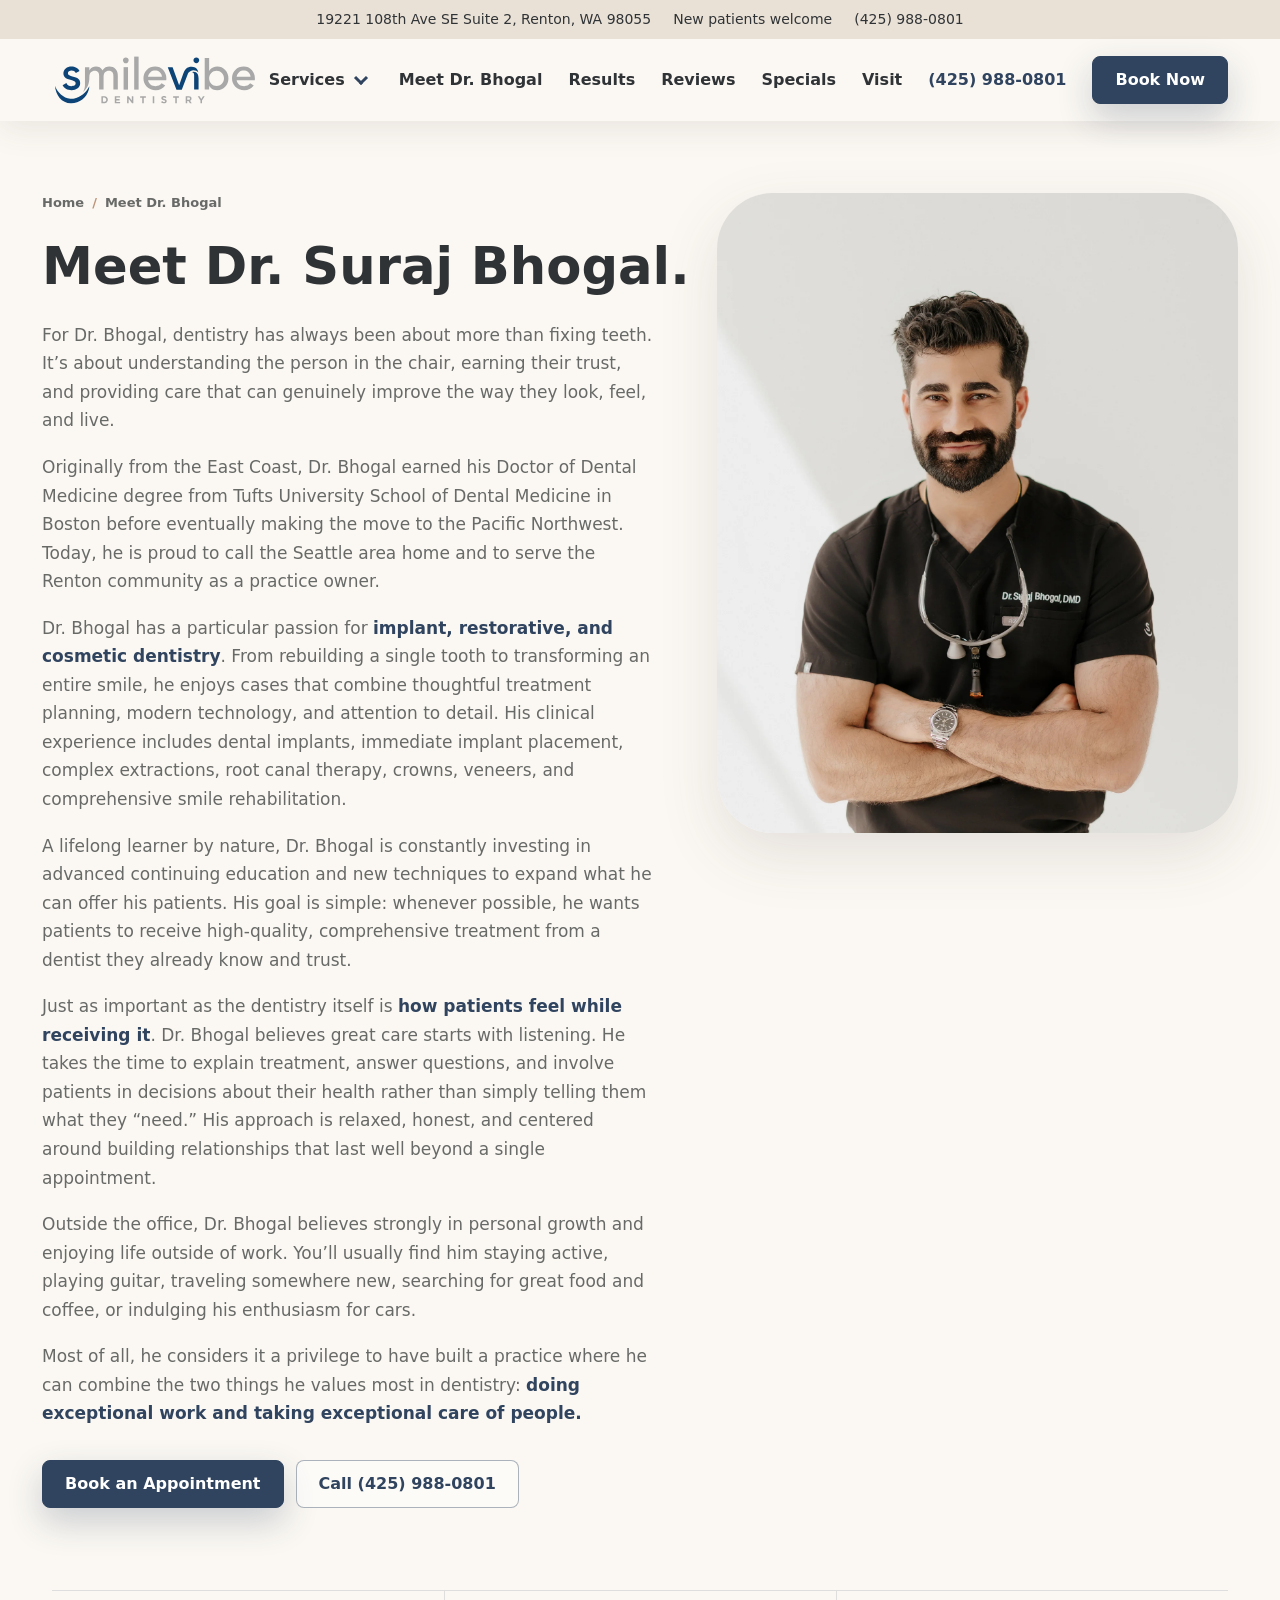
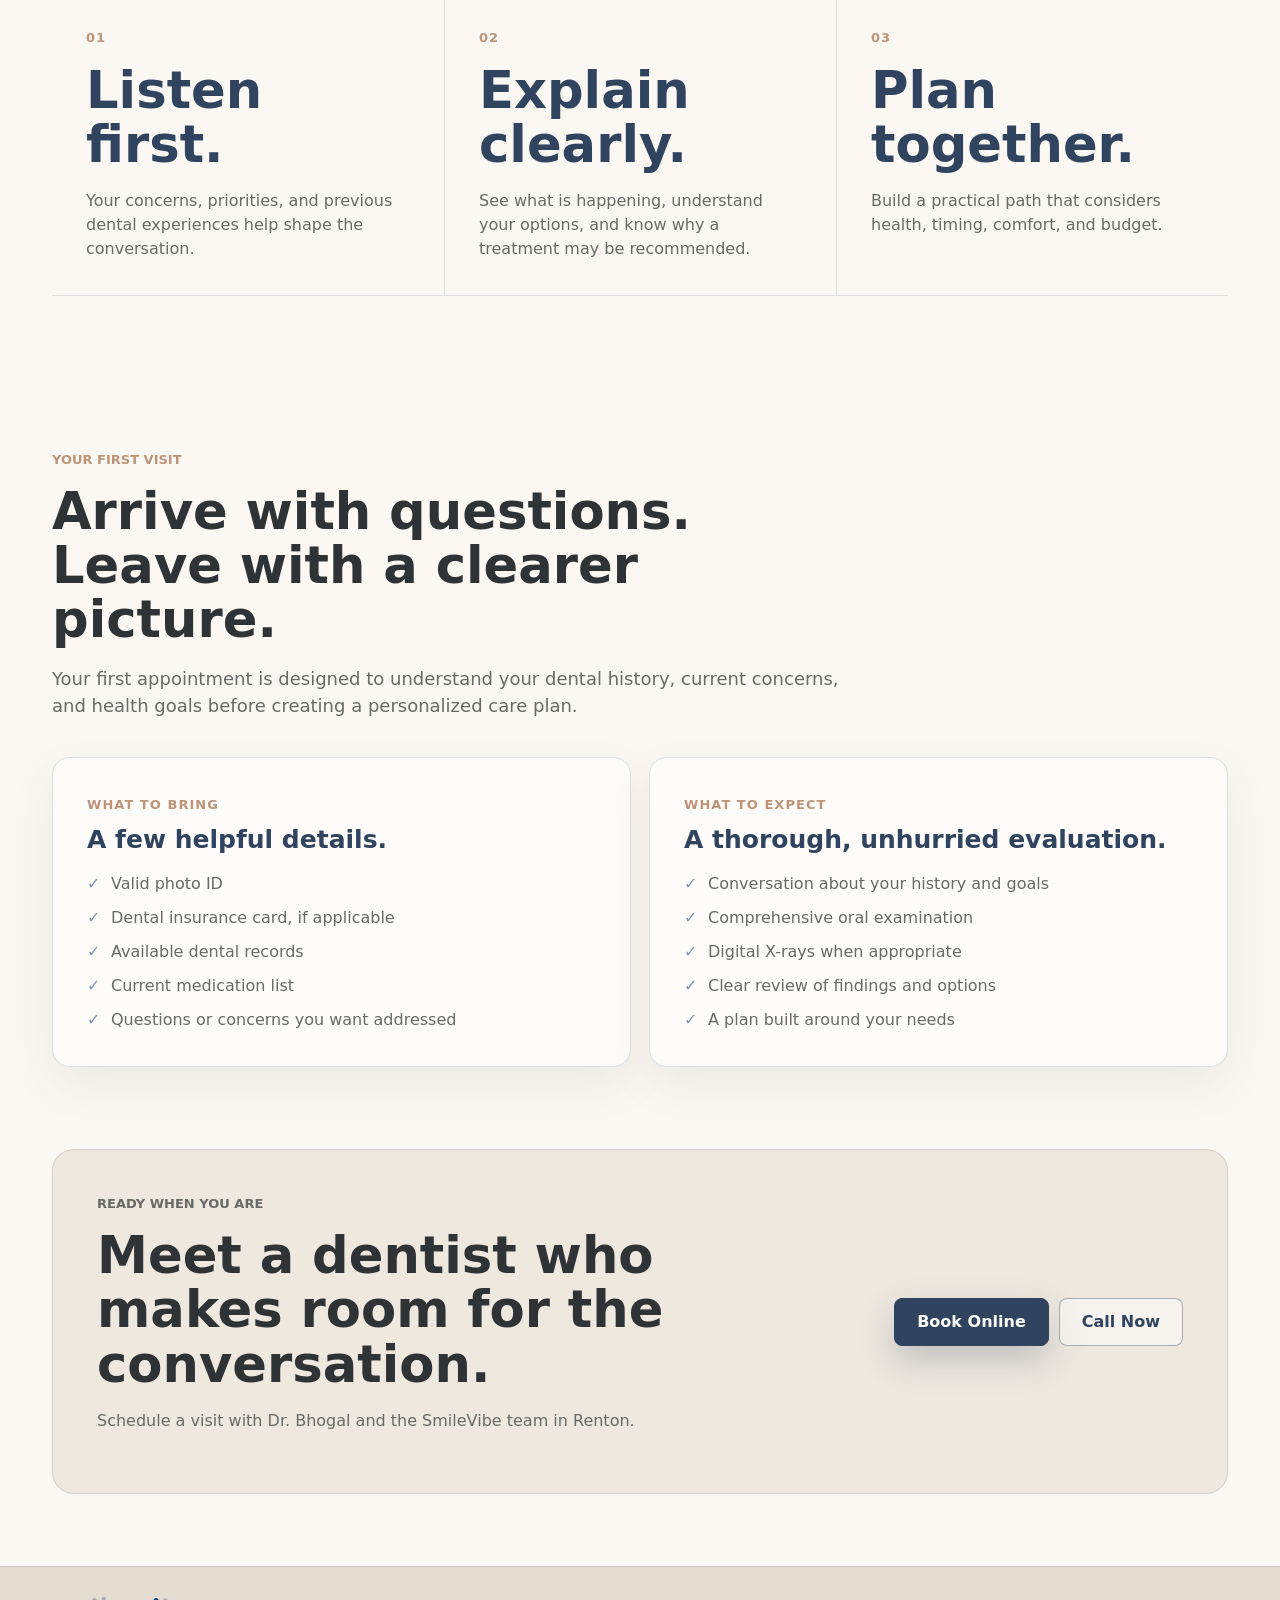
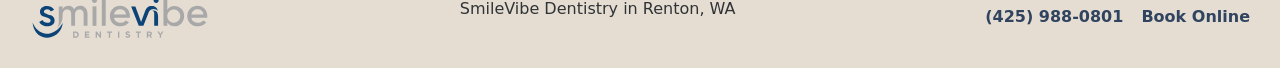
<file: about/index.html>
<!doctype html>
<html lang="en">
<head>
  <meta charset="utf-8">
  <meta name="viewport" content="width=device-width, initial-scale=1">
  <meta http-equiv="Cache-Control" content="no-cache, no-store, must-revalidate">
  <title>Meet Dr. Suraj Bhogal | Dentist in Renton, WA</title>
  <meta name="description" content="Meet Dr. Suraj Bhogal of SmileVibe Dentistry in Renton, WA. Learn about his education, patient-centered approach, and what to expect at your first visit.">
  <link rel="canonical" href="https://smilevibedentistry.com/about/">
  <meta property="og:title" content="Meet Dr. Suraj Bhogal | SmileVibe Dentistry">
  <meta property="og:description" content="Clear explanations, thoughtful planning, and patient-centered dental care in Renton, WA.">
  <meta property="og:type" content="profile">
  <meta property="og:url" content="https://smilevibedentistry.com/about/">
  <link rel="stylesheet" href="../styles.css?v=bio-heading-spacing-20260819">
  <script type="application/ld+json">{"@context":"https://schema.org","@type":"Dentist","name":"Dr. Suraj Bhogal","honorificSuffix":"DMD","image":"https://smilevibedentistry.com/assets/doctor/dr-suraj-bhogal.webp","url":"https://smilevibedentistry.com/about/","worksFor":{"@type":"Dentist","name":"SmileVibe Dentistry","url":"https://smilevibedentistry.com/","telephone":"+1-425-988-0801","address":{"@type":"PostalAddress","streetAddress":"19221 108th Ave SE, Suite 2","addressLocality":"Renton","addressRegion":"WA","postalCode":"98055","addressCountry":"US"}},"alumniOf":[{"@type":"CollegeOrUniversity","name":"Tufts University School of Dental Medicine"},{"@type":"CollegeOrUniversity","name":"Rutgers University"},{"@type":"CollegeOrUniversity","name":"Drexel University"}]}</script>
</head>
<body class="about-page">
  <svg class="about-clip-definitions" width="0" height="0" aria-hidden="true">
    <defs>
      <clipPath id="about-pick-clip" clipPathUnits="objectBoundingBox">
        <path d="M .5 .005 C .78 .005 .975 .11 .975 .295 C .975 .535 .765 .835 .558 .982 C .523 1 .477 1 .442 .982 C .235 .835 .025 .535 .025 .295 C .025 .11 .22 .005 .5 .005 Z"/>
      </clipPath>
    </defs>
  </svg>
  <div data-service-header></div>
  <main>
    <section class="about-hero">
      <div class="about-hero-copy">
        <div class="service-breadcrumbs"><a href="../">Home</a><span>/</span>Meet Dr. Bhogal</div>
        <h1>Meet Dr. Suraj Bhogal.</h1>
        <div class="about-hero-bio">
          <p>For Dr. Bhogal, dentistry has always been about more than fixing teeth. It’s about understanding the person in the chair, earning their trust, and providing care that can genuinely improve the way they look, feel, and live.</p>
          <p>Originally from the East Coast, Dr. Bhogal earned his Doctor of Dental Medicine degree from Tufts University School of Dental Medicine in Boston before eventually making the move to the Pacific Northwest. Today, he is proud to call the Seattle area home and to serve the Renton community as a practice owner.</p>
          <p>Dr. Bhogal has a particular passion for <strong>implant, restorative, and cosmetic dentistry</strong>. From rebuilding a single tooth to transforming an entire smile, he enjoys cases that combine thoughtful treatment planning, modern technology, and attention to detail. His clinical experience includes dental implants, immediate implant placement, complex extractions, root canal therapy, crowns, veneers, and comprehensive smile rehabilitation.</p>
          <p>A lifelong learner by nature, Dr. Bhogal is constantly investing in advanced continuing education and new techniques to expand what he can offer his patients. His goal is simple: whenever possible, he wants patients to receive high-quality, comprehensive treatment from a dentist they already know and trust.</p>
          <p>Just as important as the dentistry itself is <strong>how patients feel while receiving it</strong>. Dr. Bhogal believes great care starts with listening. He takes the time to explain treatment, answer questions, and involve patients in decisions about their health rather than simply telling them what they “need.” His approach is relaxed, honest, and centered around building relationships that last well beyond a single appointment.</p>
          <p>Outside the office, Dr. Bhogal believes strongly in personal growth and enjoying life outside of work. You’ll usually find him staying active, playing guitar, traveling somewhere new, searching for great food and coffee, or indulging his enthusiasm for cars.</p>
          <p>Most of all, he considers it a privilege to have built a practice where he can combine the two things he values most in dentistry: <strong>doing exceptional work and taking exceptional care of people.</strong></p>
        </div>
        <div class="service-hero-actions"><a class="button button-primary" href="https://book2.getweave.com/fd40893f-7887-414e-9cbc-70cbc3812518/request-appointment">Book an Appointment</a><a class="button button-outline" href="tel:+14259880801">Call (425) 988-0801</a></div>
      </div>
      <div class="doctor-photo">
        <img src="../assets/doctor/dr-suraj-bhogal.webp" alt="Dr. Suraj Bhogal at SmileVibe Dentistry">
      </div>
    </section>

    <section class="about-values" aria-label="Dr. Bhogal's approach to care">
      <article><span>01</span><h2>Listen first.</h2><p>Your concerns, priorities, and previous dental experiences help shape the conversation.</p></article>
      <article><span>02</span><h2>Explain clearly.</h2><p>See what is happening, understand your options, and know why a treatment may be recommended.</p></article>
      <article><span>03</span><h2>Plan together.</h2><p>Build a practical path that considers health, timing, comfort, and budget.</p></article>
    </section>

    <section class="about-visit">
      <div class="about-visit-heading">
        <p class="eyebrow">Your first visit</p>
        <h2>Arrive with questions. Leave with a clearer picture.</h2>
        <p>Your first appointment is designed to understand your dental history, current concerns, and health goals before creating a personalized care plan.</p>
      </div>
      <div class="about-visit-grid">
        <article><span>What to bring</span><h3>A few helpful details.</h3><ul><li>Valid photo ID</li><li>Dental insurance card, if applicable</li><li>Available dental records</li><li>Current medication list</li><li>Questions or concerns you want addressed</li></ul></article>
        <article><span>What to expect</span><h3>A thorough, unhurried evaluation.</h3><ul><li>Conversation about your history and goals</li><li>Comprehensive oral examination</li><li>Digital X-rays when appropriate</li><li>Clear review of findings and options</li><li>A plan built around your needs</li></ul></article>
      </div>
    </section>

    <section class="about-cta">
      <div><p class="eyebrow">Ready when you are</p><h2>Meet a dentist who makes room for the conversation.</h2><p>Schedule a visit with Dr. Bhogal and the SmileVibe team in Renton.</p></div>
      <div class="service-cta-actions"><a class="button button-primary" href="https://book2.getweave.com/fd40893f-7887-414e-9cbc-70cbc3812518/request-appointment">Book Online</a><a class="button button-outline" href="tel:+14259880801">Call Now</a></div>
    </section>
  </main>
  <div data-service-footer></div>
  <script src="../script.js?v=no-pattern-48"></script>
</body>
</html>
</file>
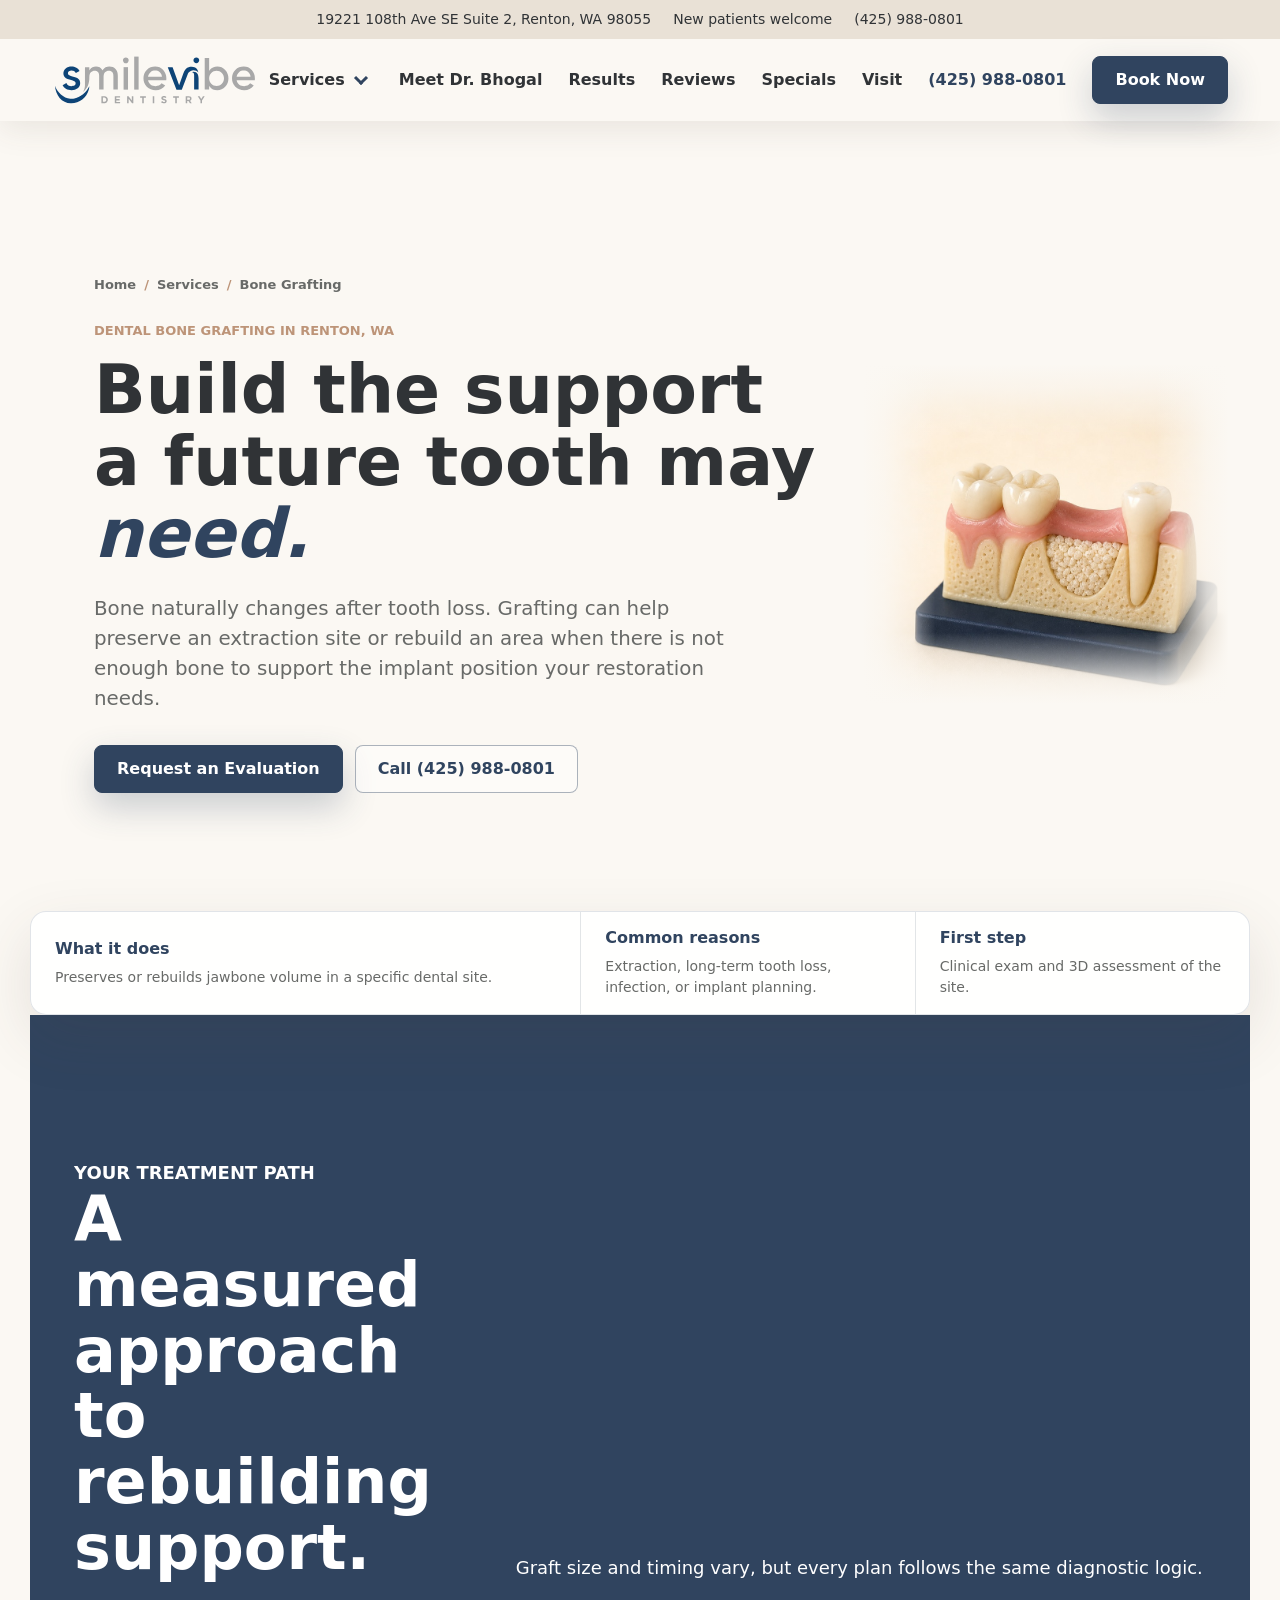
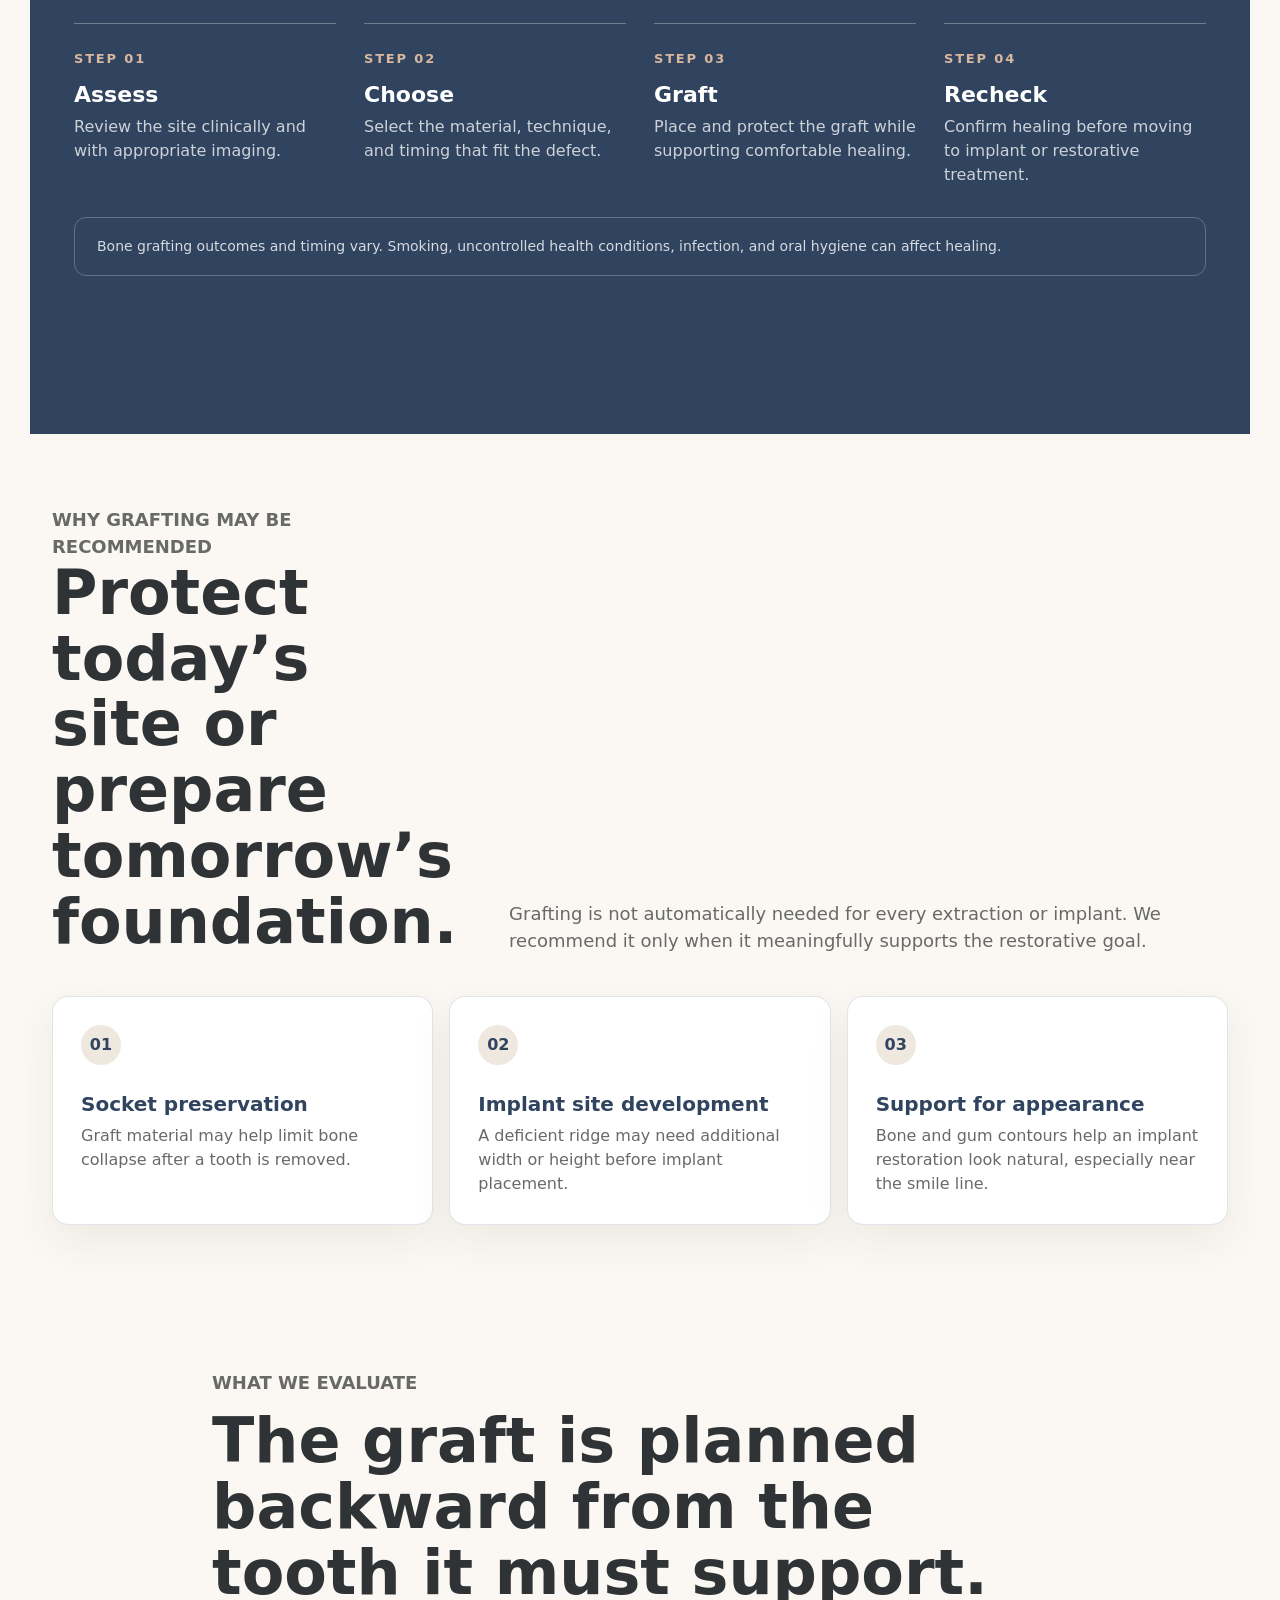
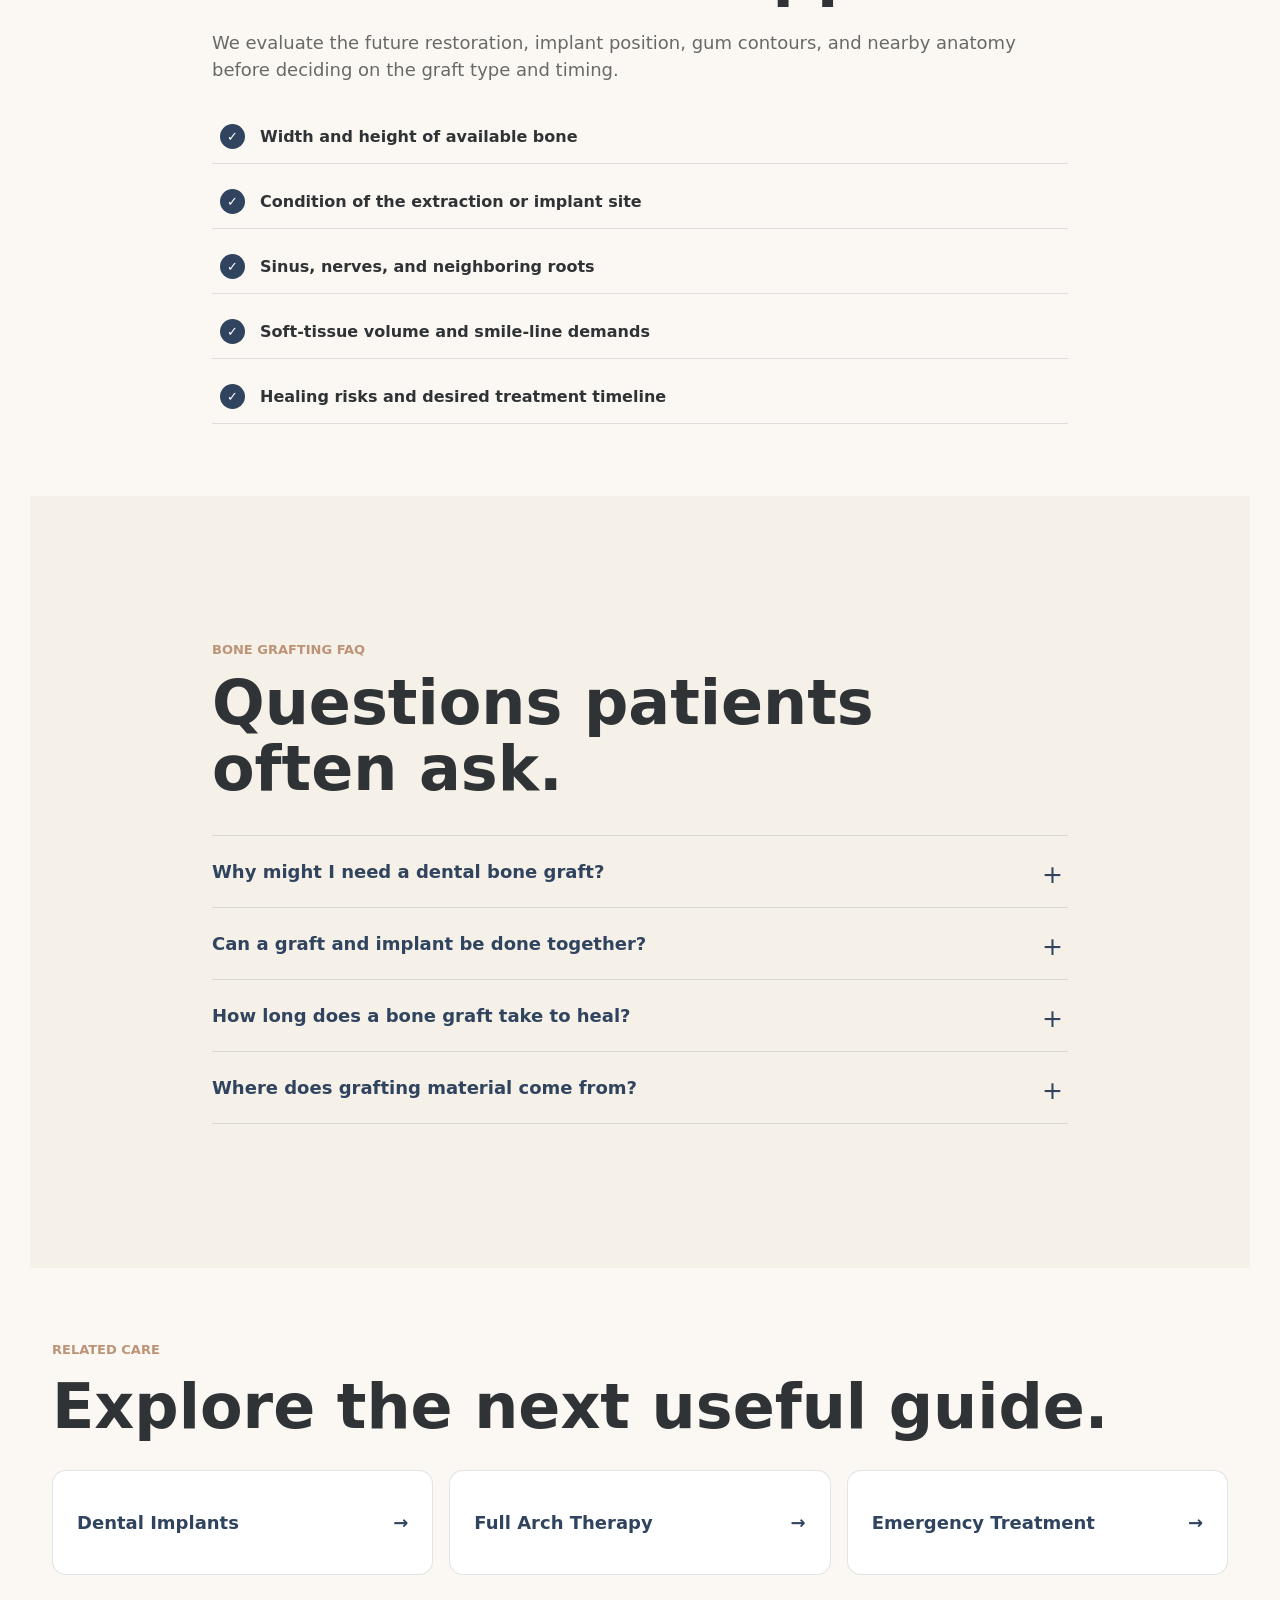
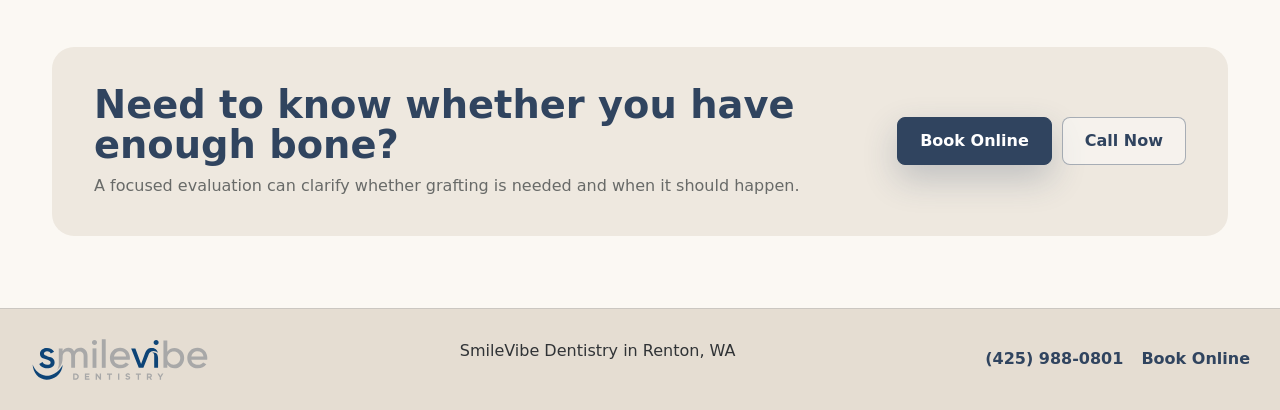
<file: services/bone-grafting/index.html>
<!doctype html>
<html lang="en">
<head>
  <meta charset="utf-8"><meta name="viewport" content="width=device-width, initial-scale=1">
  <title>Dental Bone Grafting in Renton, WA | SmileVibe Dentistry</title>
  <meta name="description" content="Learn when dental bone grafting may be needed in Renton, WA, including socket preservation, implant site development, treatment steps, healing, and FAQs.">
  <link rel="canonical" href="https://smilevibedentistry.com/services/bone-grafting/"><meta property="og:title" content="Dental Bone Grafting in Renton, WA"><meta property="og:description" content="Understand how bone grafting can preserve or rebuild support for dental implants."><meta property="og:type" content="website"><meta property="og:url" content="https://smilevibedentistry.com/services/bone-grafting/">
  <link rel="stylesheet" href="../../styles.css?v=centered-quick-facts-20260826">
  <script type="application/ld+json">{"@context":"https://schema.org","@graph":[{"@type":"Service","name":"Dental Bone Grafting","serviceType":"Dental bone grafting","url":"https://smilevibedentistry.com/services/bone-grafting/","areaServed":["Renton","Kent","Tukwila","Newcastle","Maple Valley","Covington"],"provider":{"@type":"Dentist","name":"SmileVibe Dentistry","telephone":"+1-425-988-0801","address":{"@type":"PostalAddress","streetAddress":"19221 108th Ave SE, Suite 2","addressLocality":"Renton","addressRegion":"WA","postalCode":"98055","addressCountry":"US"}}},{"@type":"FAQPage","mainEntity":[{"@type":"Question","name":"Why might I need a dental bone graft?","acceptedAnswer":{"@type":"Answer","text":"A graft may preserve bone after an extraction or rebuild an area that lacks enough support for a planned dental implant."}},{"@type":"Question","name":"Can a bone graft and implant be done together?","acceptedAnswer":{"@type":"Answer","text":"Sometimes. The decision depends on the size and location of the defect and whether the implant can achieve adequate stability."}},{"@type":"Question","name":"How long does a dental bone graft take to heal?","acceptedAnswer":{"@type":"Answer","text":"Healing time varies by graft size, site, health, and treatment plan. Many grafts need several months before the next stage."}},{"@type":"Question","name":"Where does grafting material come from?","acceptedAnswer":{"@type":"Answer","text":"Grafting material may be processed donor, animal-derived, synthetic, or the patient's own bone. The recommended material depends on the procedure."}}]}]}</script>
</head>
<body class="service-page">
  <div data-service-header></div>
  <main>
    <section class="service-hero"><div class="service-hero-copy"><div class="service-breadcrumbs"><a href="../../">Home</a><span>/</span><a href="../../#services">Services</a><span>/</span>Bone Grafting</div><p class="eyebrow">Dental bone grafting in Renton, WA</p><h1>Build the support a future tooth may <em>need.</em></h1><p class="service-lead">Bone naturally changes after tooth loss. Grafting can help preserve an extraction site or rebuild an area when there is not enough bone to support the implant position your restoration needs.</p><div class="service-hero-actions"><a class="button button-primary" href="https://book2.getweave.com/fd40893f-7887-414e-9cbc-70cbc3812518/request-appointment">Request an Evaluation</a><a class="button button-outline" href="tel:+14259880801">Call (425) 988-0801</a></div></div><div class="service-hero-media"><img src="../../assets/service-models/bone-grafting.jpg" alt="Dental teaching model showing bone graft material in a missing-tooth site"></div></section>
    <section class="service-quick-answer" style="padding:0!important;min-height:0;height:auto"><div><strong>What it does</strong><span>Preserves or rebuilds jawbone volume in a specific dental site.</span></div><div><strong>Common reasons</strong><span>Extraction, long-term tooth loss, infection, or implant planning.</span></div><div><strong>First step</strong><span>Clinical exam and 3D assessment of the site.</span></div></section>
<section class="service-process-wrap"><div class="service-section"><div class="service-section-heading"><div><p class="eyebrow">Your treatment path</p><h2>A measured approach to rebuilding support.</h2></div><p>Graft size and timing vary, but every plan follows the same diagnostic logic.</p></div><div class="service-process"><article class="service-step"><span>Step 01</span><h3>Assess</h3><p>Review the site clinically and with appropriate imaging.</p></article><article class="service-step"><span>Step 02</span><h3>Choose</h3><p>Select the material, technique, and timing that fit the defect.</p></article><article class="service-step"><span>Step 03</span><h3>Graft</h3><p>Place and protect the graft while supporting comfortable healing.</p></article><article class="service-step"><span>Step 04</span><h3>Recheck</h3><p>Confirm healing before moving to implant or restorative treatment.</p></article></div><p class="service-note">Bone grafting outcomes and timing vary. Smoking, uncontrolled health conditions, infection, and oral hygiene can affect healing.</p></div></section>
    <section class="service-section"><div class="service-section-heading"><div><p class="eyebrow">Why grafting may be recommended</p><h2>Protect today’s site or prepare tomorrow’s foundation.</h2></div><p>Grafting is not automatically needed for every extraction or implant. We recommend it only when it meaningfully supports the restorative goal.</p></div><div class="service-reasons"><article class="service-reason"><span>01</span><h3>Socket preservation</h3><p>Graft material may help limit bone collapse after a tooth is removed.</p></article><article class="service-reason"><span>02</span><h3>Implant site development</h3><p>A deficient ridge may need additional width or height before implant placement.</p></article><article class="service-reason"><span>03</span><h3>Support for appearance</h3><p>Bone and gum contours help an implant restoration look natural, especially near the smile line.</p></article></div></section>
    <section class="service-split"><div class="service-copy"><p class="eyebrow">What we evaluate</p><h2>The graft is planned backward from the tooth it must support.</h2><p>We evaluate the future restoration, implant position, gum contours, and nearby anatomy before deciding on the graft type and timing.</p><ul class="service-checklist"><li>Width and height of available bone</li><li>Condition of the extraction or implant site</li><li>Sinus, nerves, and neighboring roots</li><li>Soft-tissue volume and smile-line demands</li><li>Healing risks and desired treatment timeline</li></ul></div></section>
    
    <section class="service-faq-wrap"><div class="service-faq"><p class="eyebrow">Bone grafting FAQ</p><h2>Questions patients often ask.</h2><details><summary>Why might I need a dental bone graft?</summary><p>A graft may preserve bone after an extraction or rebuild an area that lacks enough support for a planned dental implant.</p></details><details><summary>Can a graft and implant be done together?</summary><p>Sometimes. The decision depends on the size and location of the defect and whether the implant can achieve adequate stability.</p></details><details><summary>How long does a bone graft take to heal?</summary><p>Healing varies by graft size, site, health, and treatment plan. Many grafts need several months before the next stage.</p></details><details><summary>Where does grafting material come from?</summary><p>It may be processed donor, animal-derived, synthetic, or your own bone. The recommended material depends on the procedure.</p></details></div></section>
    <section class="service-related"><p class="eyebrow">Related care</p><h2>Explore the next useful guide.</h2><div class="service-related-grid"><a href="../dental-implants/?layout=compact-20260826">Dental Implants</a><a href="../full-arch-therapy/?layout=compact-20260826">Full Arch Therapy</a><a href="../emergency-treatment/?layout=compact-20260826">Emergency Treatment</a></div></section>
    <section class="service-cta"><div><h2>Need to know whether you have enough bone?</h2><p>A focused evaluation can clarify whether grafting is needed and when it should happen.</p></div><div class="service-cta-actions"><a class="button button-primary" href="https://book2.getweave.com/fd40893f-7887-414e-9cbc-70cbc3812518/request-appointment">Book Online</a><a class="button button-outline" href="tel:+14259880801">Call Now</a></div></section>
  </main>
  <div data-service-footer></div><script src="../../script.js?v=compact-service-navigation-20260826"></script>
</body>
</html>
</file>
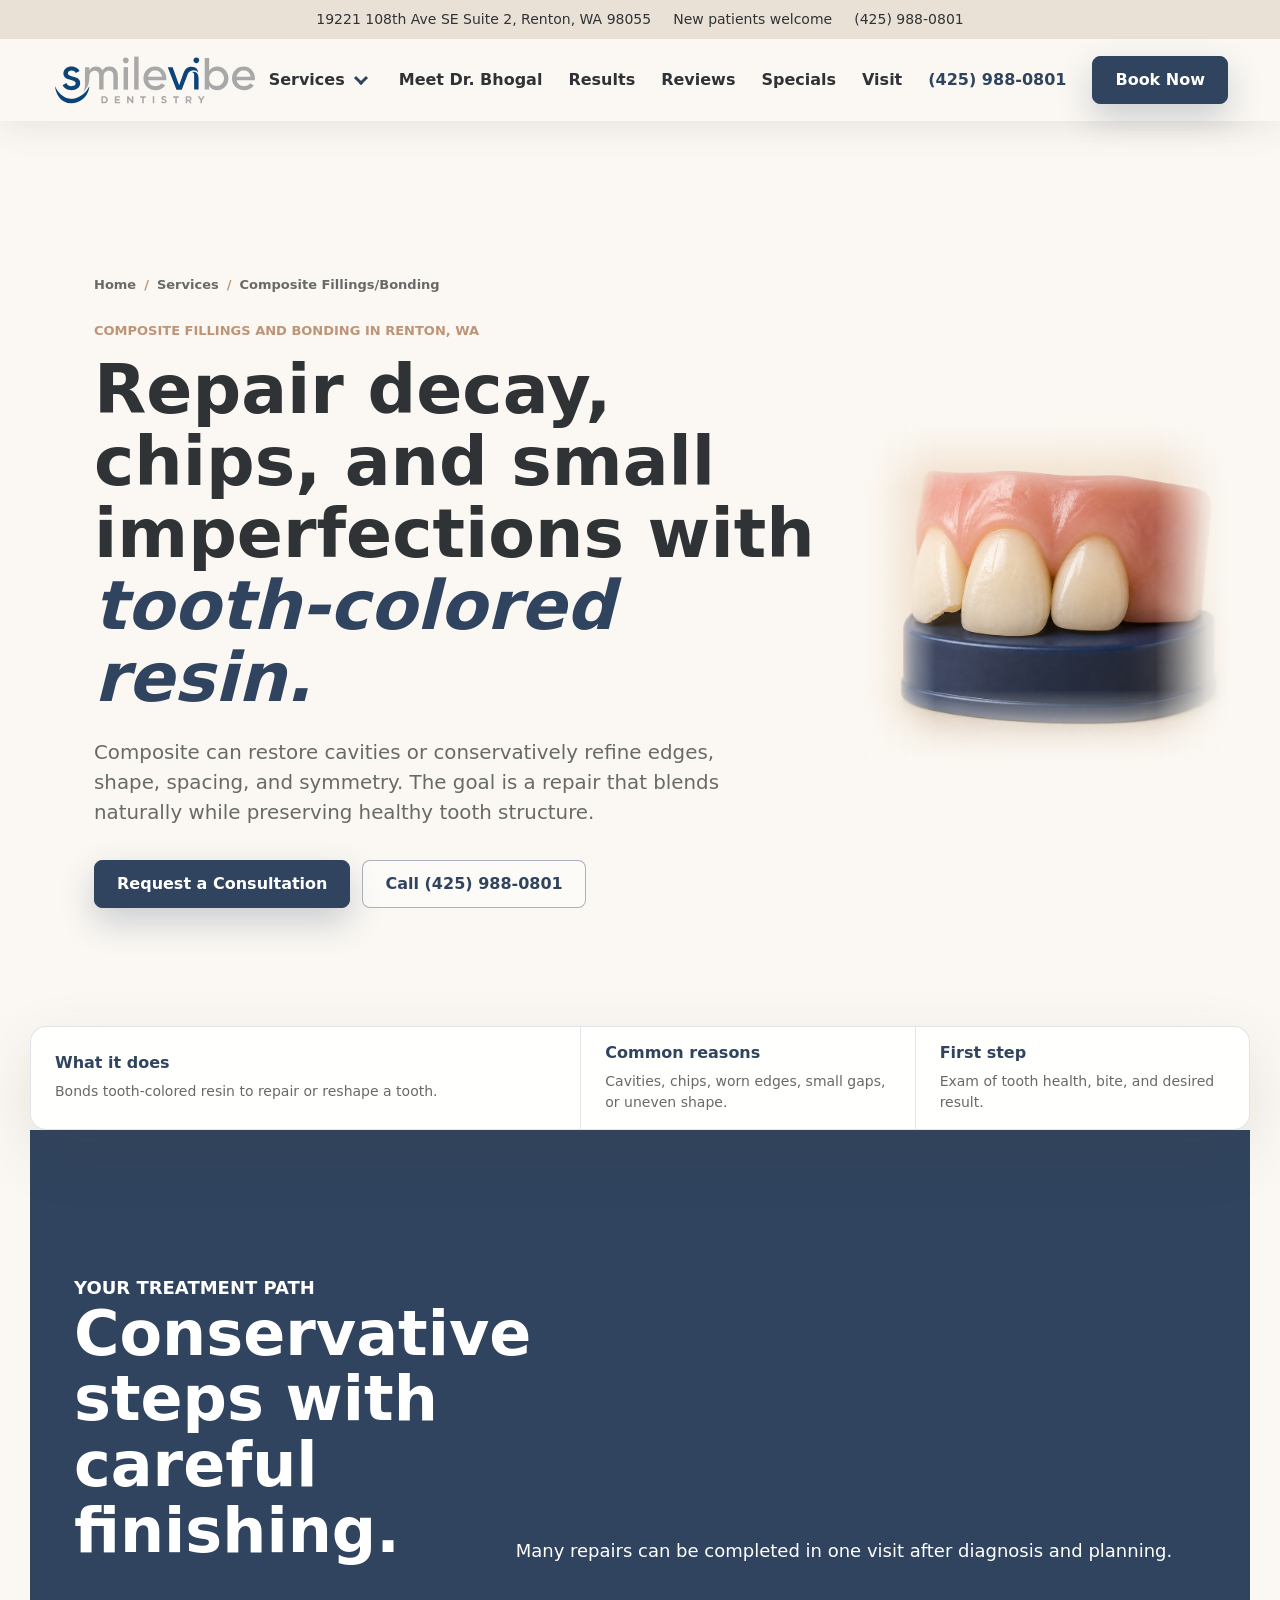
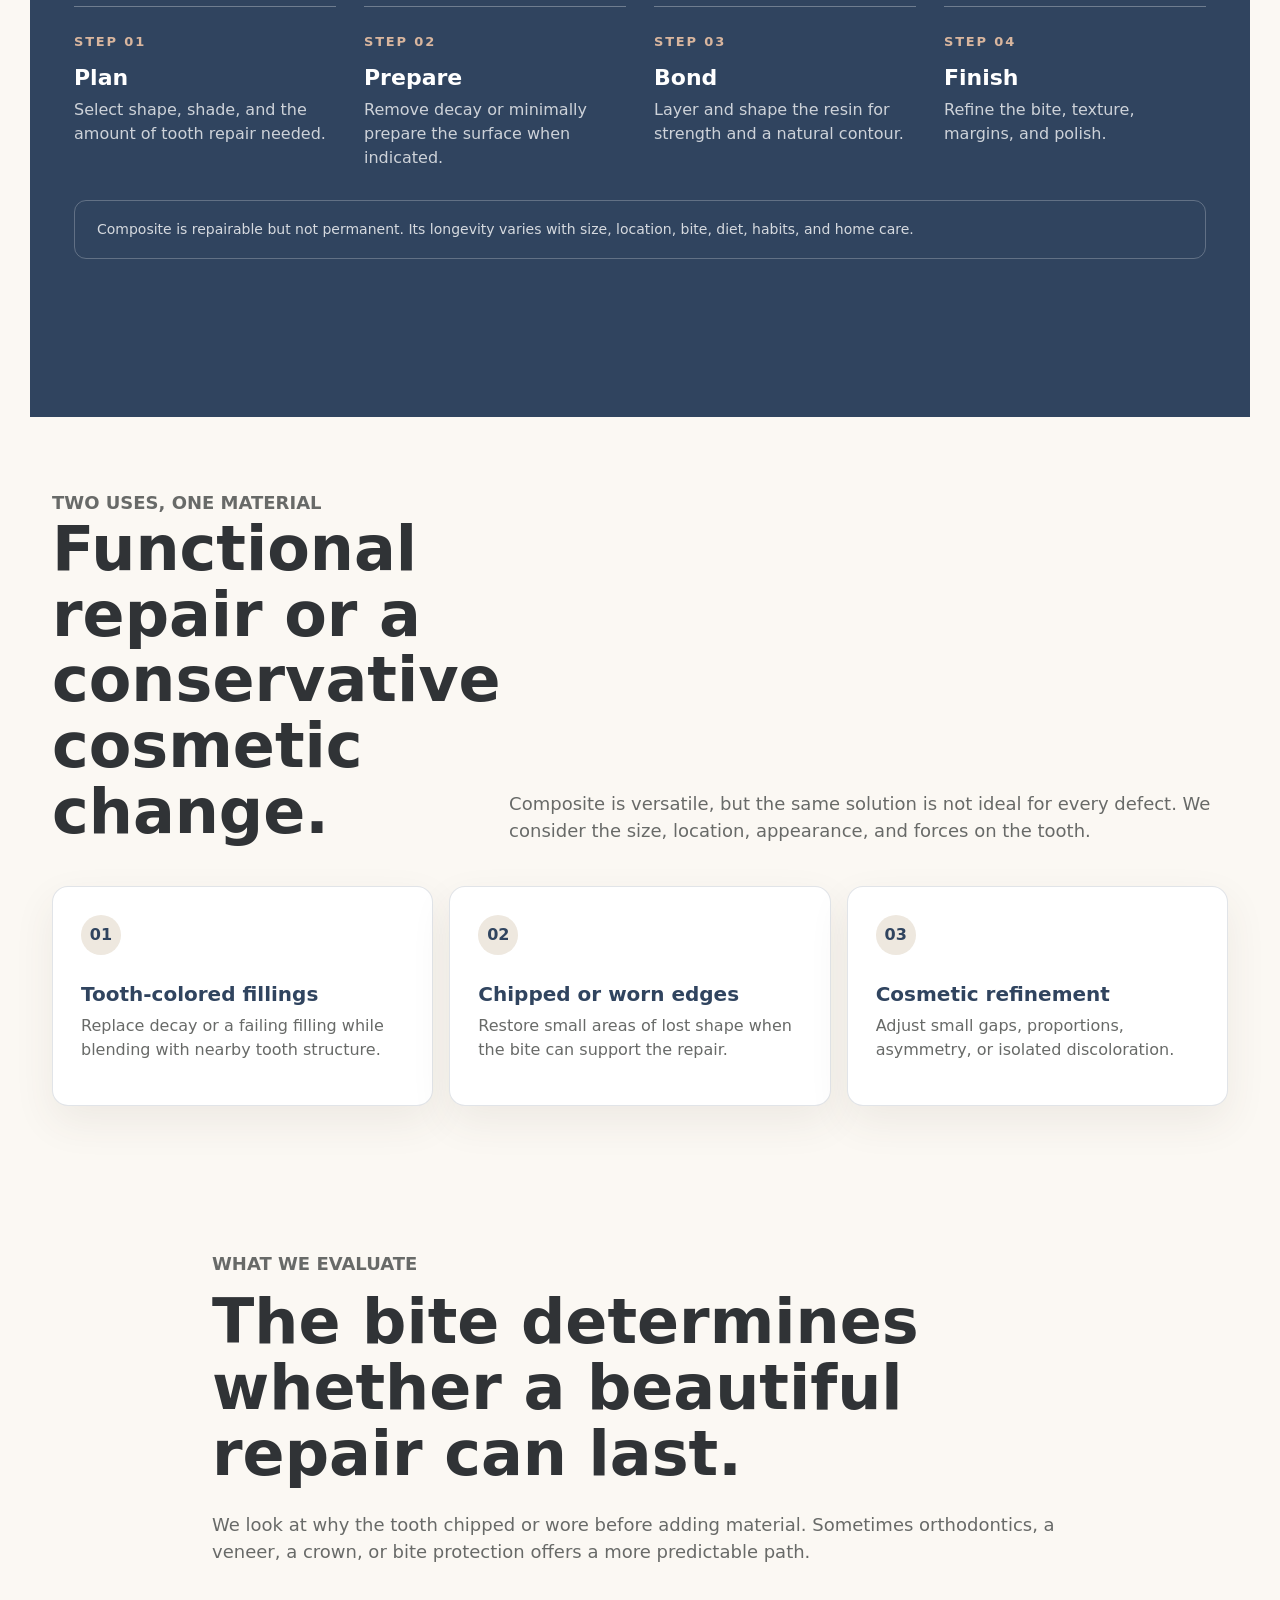
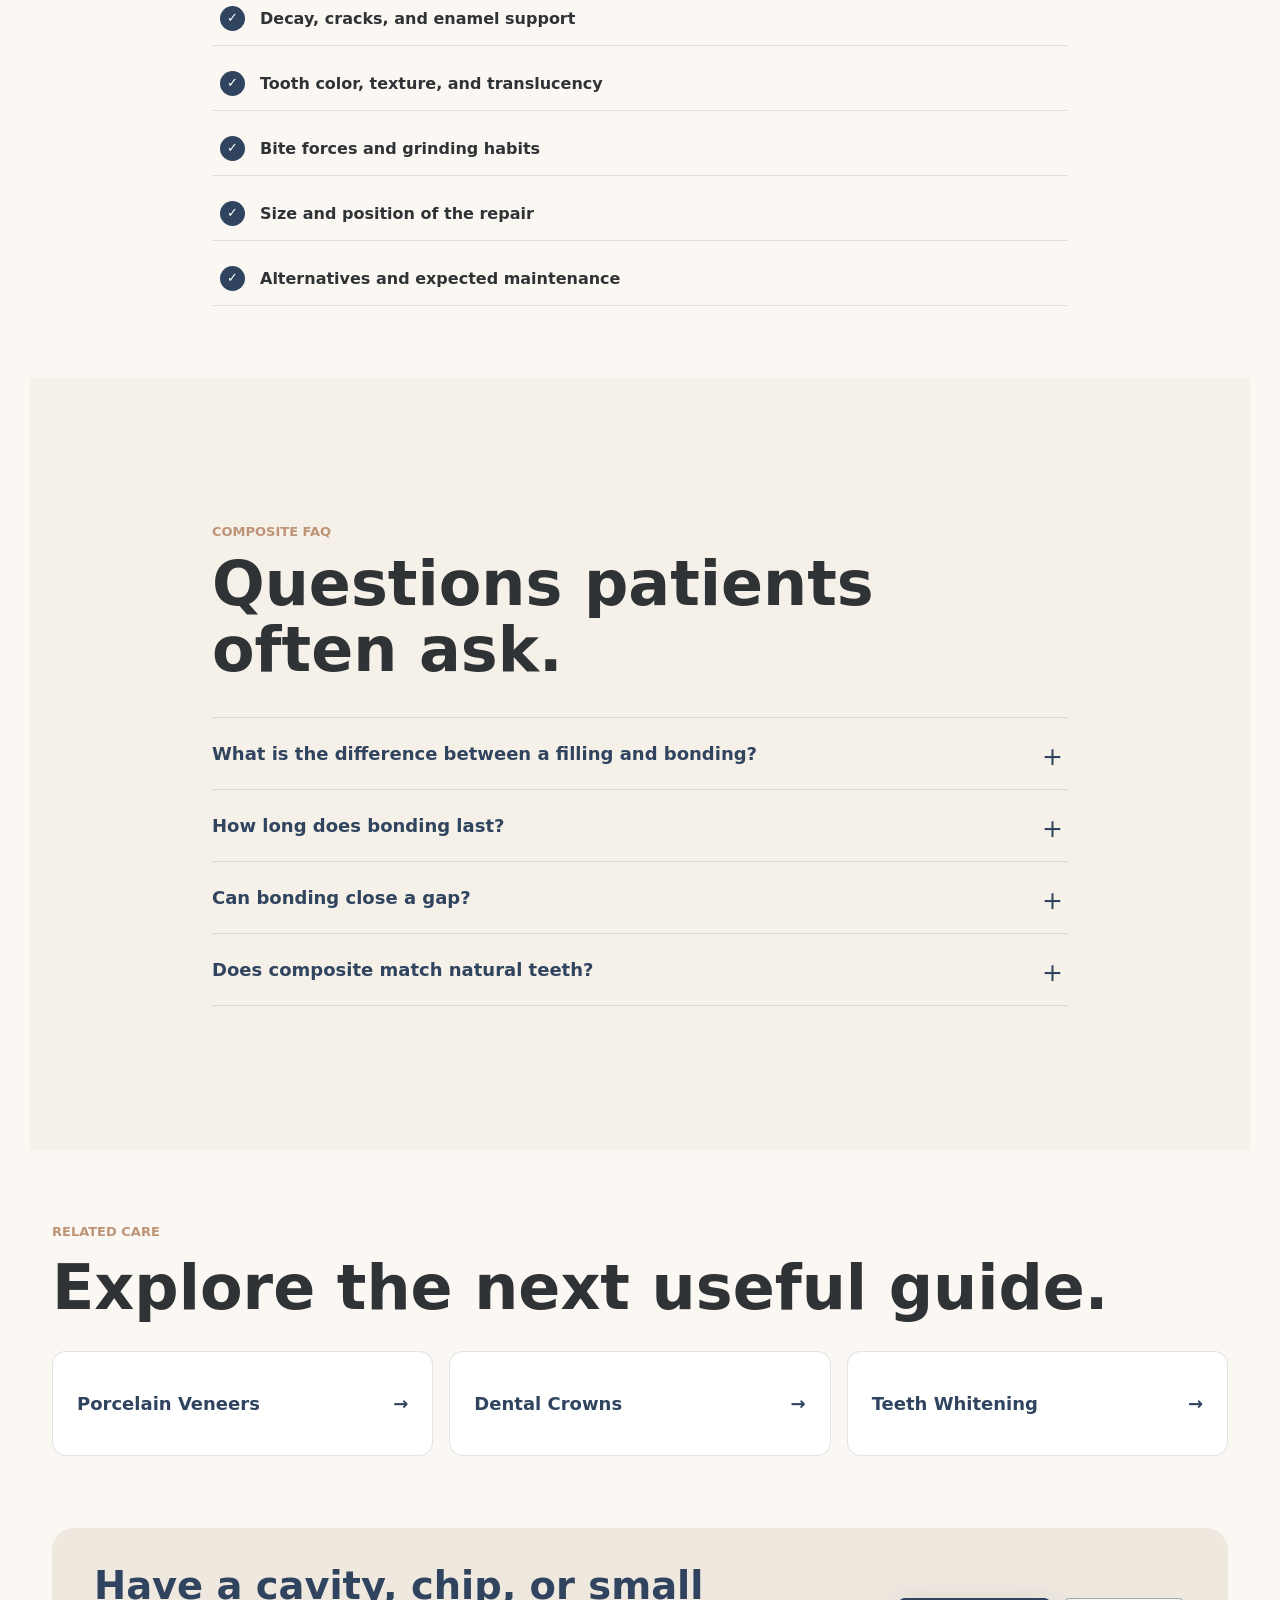
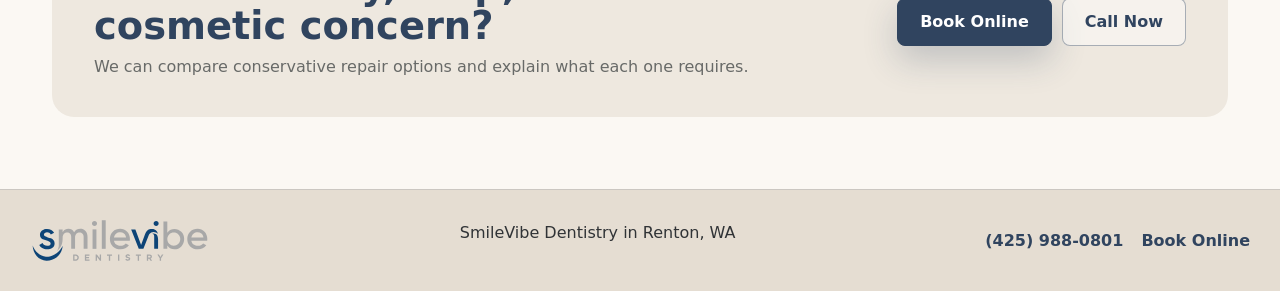
<file: services/composite-fillings-bonding/index.html>
<!doctype html>
<html lang="en">
<head>
  <meta charset="utf-8"><meta name="viewport" content="width=device-width, initial-scale=1"><title>Composite Fillings & Bonding in Renton, WA | SmileVibe</title>
  <meta name="description" content="Explore tooth-colored composite fillings and dental bonding in Renton, WA for cavities, chips, gaps, worn edges, and conservative smile repairs.">
  <link rel="canonical" href="https://smilevibedentistry.com/services/composite-fillings-bonding/"><meta property="og:title" content="Composite Fillings & Bonding in Renton, WA"><meta property="og:description" content="Conservative, tooth-colored repairs at SmileVibe Dentistry."><meta property="og:type" content="website"><meta property="og:url" content="https://smilevibedentistry.com/services/composite-fillings-bonding/"><link rel="stylesheet" href="../../styles.css?v=centered-quick-facts-20260826">
  <script type="application/ld+json">{"@context":"https://schema.org","@graph":[{"@type":"Service","name":"Composite Fillings and Bonding","serviceType":"Tooth-colored fillings and cosmetic bonding","url":"https://smilevibedentistry.com/services/composite-fillings-bonding/","areaServed":["Renton","Kent","Tukwila","Newcastle","Maple Valley","Covington"],"provider":{"@type":"Dentist","name":"SmileVibe Dentistry","telephone":"+1-425-988-0801","address":{"@type":"PostalAddress","streetAddress":"19221 108th Ave SE, Suite 2","addressLocality":"Renton","addressRegion":"WA","postalCode":"98055","addressCountry":"US"}}},{"@type":"FAQPage","mainEntity":[{"@type":"Question","name":"What is the difference between a composite filling and bonding?","acceptedAnswer":{"@type":"Answer","text":"Both use tooth-colored resin. A filling replaces decay or damaged tooth structure, while bonding often refers to cosmetic reshaping or repair."}},{"@type":"Question","name":"How long does composite bonding last?","acceptedAnswer":{"@type":"Answer","text":"Longevity varies with location, bite, habits, maintenance, and repair size. Bonding can stain, chip, or wear over time and may need polishing or replacement."}},{"@type":"Question","name":"Can bonding close a gap?","acceptedAnswer":{"@type":"Answer","text":"Bonding can close some small spaces, but tooth proportions, bite, and gum health determine whether it is the best option."}},{"@type":"Question","name":"Does composite match natural teeth?","acceptedAnswer":{"@type":"Answer","text":"Composite comes in multiple shades and translucencies. Matching depends on tooth color, lighting, location, and the size of the repair."}}]}]}</script>
</head>
<body class="service-page"><div data-service-header></div><main>
  <section class="service-hero"><div class="service-hero-copy"><div class="service-breadcrumbs"><a href="../../">Home</a><span>/</span><a href="../../#services">Services</a><span>/</span>Composite Fillings/Bonding</div><p class="eyebrow">Composite fillings and bonding in Renton, WA</p><h1>Repair decay, chips, and small imperfections with <em>tooth-colored resin.</em></h1><p class="service-lead">Composite can restore cavities or conservatively refine edges, shape, spacing, and symmetry. The goal is a repair that blends naturally while preserving healthy tooth structure.</p><div class="service-hero-actions"><a class="button button-primary" href="https://book2.getweave.com/fd40893f-7887-414e-9cbc-70cbc3812518/request-appointment">Request a Consultation</a><a class="button button-outline" href="tel:+14259880801">Call (425) 988-0801</a></div></div><div class="service-hero-media"><img src="../../assets/service-models/composite-fillings-bonding.jpg" alt="Dental model showing a chipped front tooth and tooth-colored repair"></div></section>
  <section class="service-quick-answer" style="padding:0!important;min-height:0;height:auto"><div><strong>What it does</strong><span>Bonds tooth-colored resin to repair or reshape a tooth.</span></div><div><strong>Common reasons</strong><span>Cavities, chips, worn edges, small gaps, or uneven shape.</span></div><div><strong>First step</strong><span>Exam of tooth health, bite, and desired result.</span></div></section>
<section class="service-process-wrap"><div class="service-section"><div class="service-section-heading"><div><p class="eyebrow">Your treatment path</p><h2>Conservative steps with careful finishing.</h2></div><p>Many repairs can be completed in one visit after diagnosis and planning.</p></div><div class="service-process"><article class="service-step"><span>Step 01</span><h3>Plan</h3><p>Select shape, shade, and the amount of tooth repair needed.</p></article><article class="service-step"><span>Step 02</span><h3>Prepare</h3><p>Remove decay or minimally prepare the surface when indicated.</p></article><article class="service-step"><span>Step 03</span><h3>Bond</h3><p>Layer and shape the resin for strength and a natural contour.</p></article><article class="service-step"><span>Step 04</span><h3>Finish</h3><p>Refine the bite, texture, margins, and polish.</p></article></div><p class="service-note">Composite is repairable but not permanent. Its longevity varies with size, location, bite, diet, habits, and home care.</p></div></section>
  <section class="service-section"><div class="service-section-heading"><div><p class="eyebrow">Two uses, one material</p><h2>Functional repair or a conservative cosmetic change.</h2></div><p>Composite is versatile, but the same solution is not ideal for every defect. We consider the size, location, appearance, and forces on the tooth.</p></div><div class="service-reasons"><article class="service-reason"><span>01</span><h3>Tooth-colored fillings</h3><p>Replace decay or a failing filling while blending with nearby tooth structure.</p></article><article class="service-reason"><span>02</span><h3>Chipped or worn edges</h3><p>Restore small areas of lost shape when the bite can support the repair.</p></article><article class="service-reason"><span>03</span><h3>Cosmetic refinement</h3><p>Adjust small gaps, proportions, asymmetry, or isolated discoloration.</p></article></div></section>
  <section class="service-split"><div class="service-copy"><p class="eyebrow">What we evaluate</p><h2>The bite determines whether a beautiful repair can last.</h2><p>We look at why the tooth chipped or wore before adding material. Sometimes orthodontics, a veneer, a crown, or bite protection offers a more predictable path.</p><ul class="service-checklist"><li>Decay, cracks, and enamel support</li><li>Tooth color, texture, and translucency</li><li>Bite forces and grinding habits</li><li>Size and position of the repair</li><li>Alternatives and expected maintenance</li></ul></div></section>
  
  <section class="service-faq-wrap"><div class="service-faq"><p class="eyebrow">Composite FAQ</p><h2>Questions patients often ask.</h2><details><summary>What is the difference between a filling and bonding?</summary><p>Both use tooth-colored resin. A filling replaces decay or damaged tooth structure, while bonding often refers to cosmetic reshaping or repair.</p></details><details><summary>How long does bonding last?</summary><p>Longevity varies with location, bite, habits, maintenance, and repair size. Bonding can stain, chip, or wear and may need polishing or replacement.</p></details><details><summary>Can bonding close a gap?</summary><p>Bonding can close some small spaces, but tooth proportions, bite, and gum health determine whether it is the best option.</p></details><details><summary>Does composite match natural teeth?</summary><p>Composite comes in multiple shades and translucencies. Matching depends on tooth color, lighting, location, and repair size.</p></details></div></section>
  <section class="service-related"><p class="eyebrow">Related care</p><h2>Explore the next useful guide.</h2><div class="service-related-grid"><a href="../porcelain-veneers/?layout=compact-20260826">Porcelain Veneers</a><a href="../dental-crowns/?layout=compact-20260826">Dental Crowns</a><a href="../teeth-whitening/?layout=compact-20260826">Teeth Whitening</a></div></section>
  <section class="service-cta"><div><h2>Have a cavity, chip, or small cosmetic concern?</h2><p>We can compare conservative repair options and explain what each one requires.</p></div><div class="service-cta-actions"><a class="button button-primary" href="https://book2.getweave.com/fd40893f-7887-414e-9cbc-70cbc3812518/request-appointment">Book Online</a><a class="button button-outline" href="tel:+14259880801">Call Now</a></div></section>
</main><div data-service-footer></div><script src="../../script.js?v=compact-service-navigation-20260826"></script></body></html>
</file>
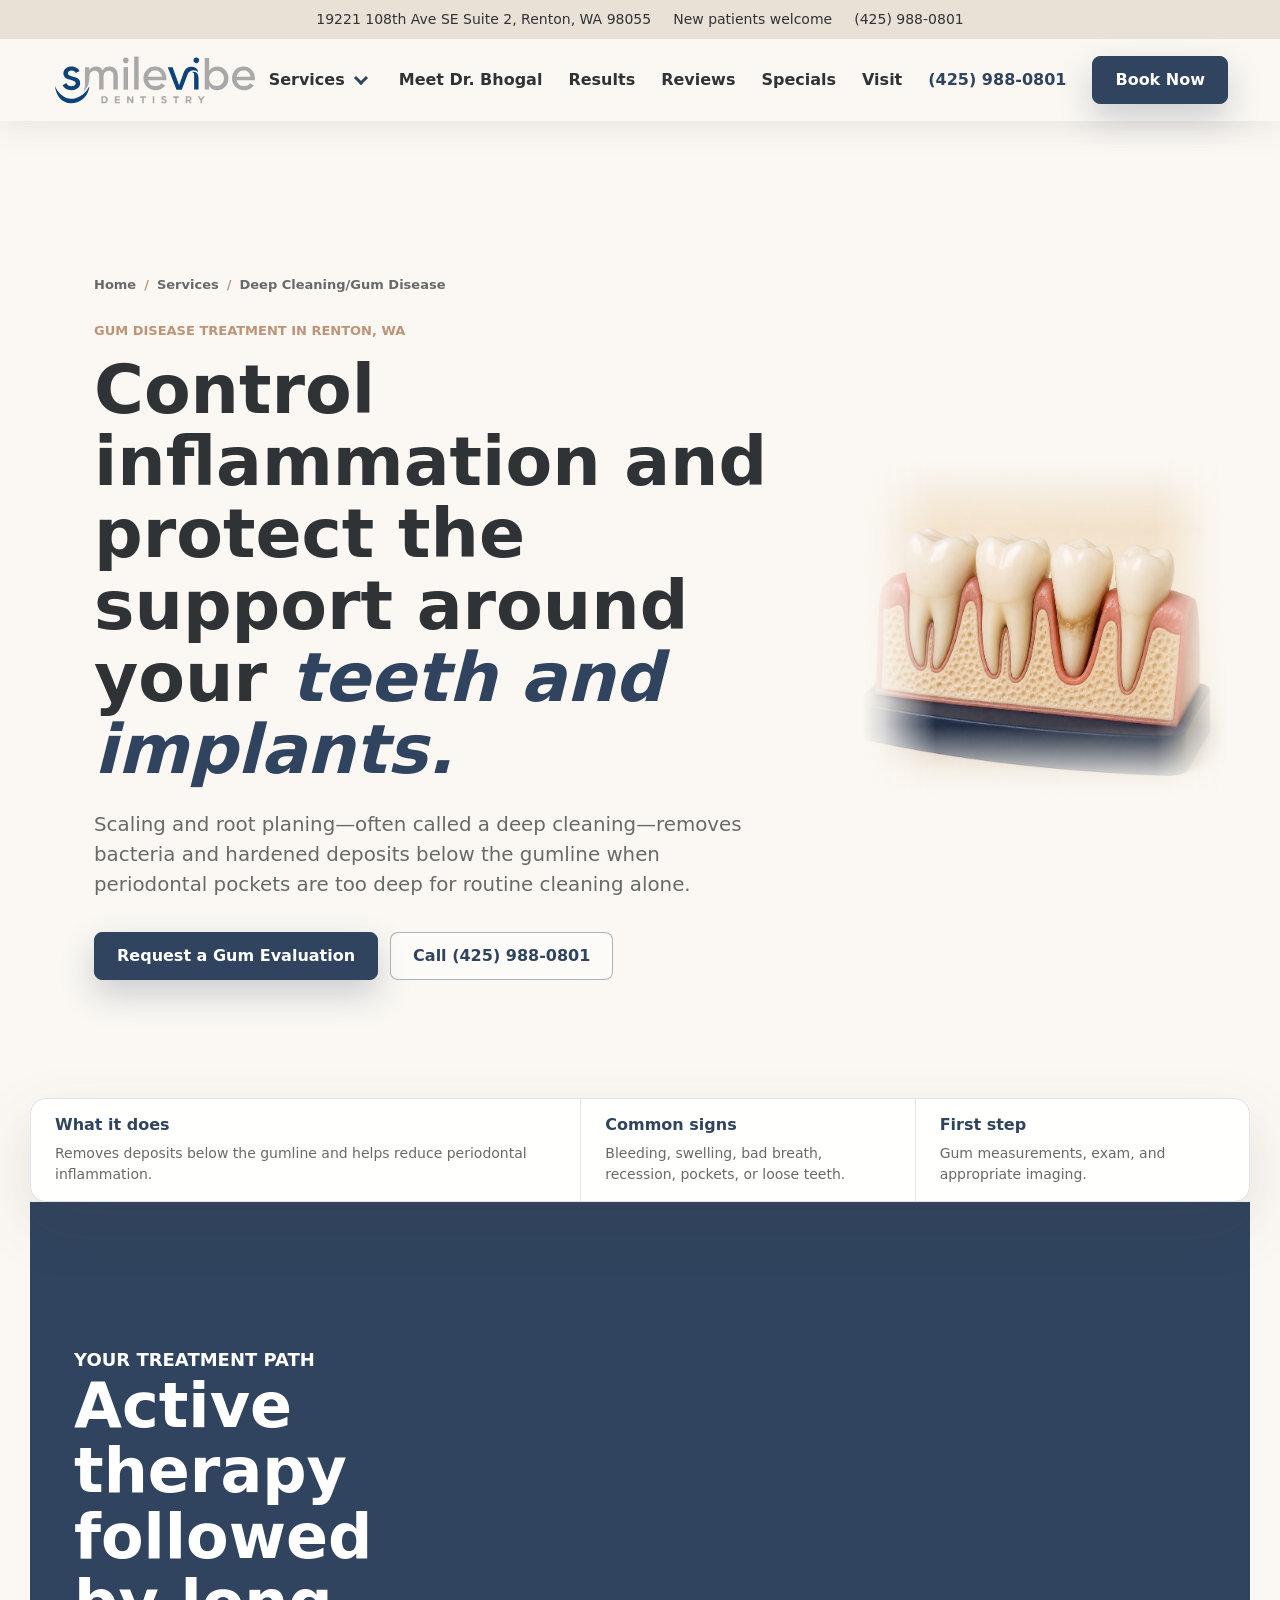
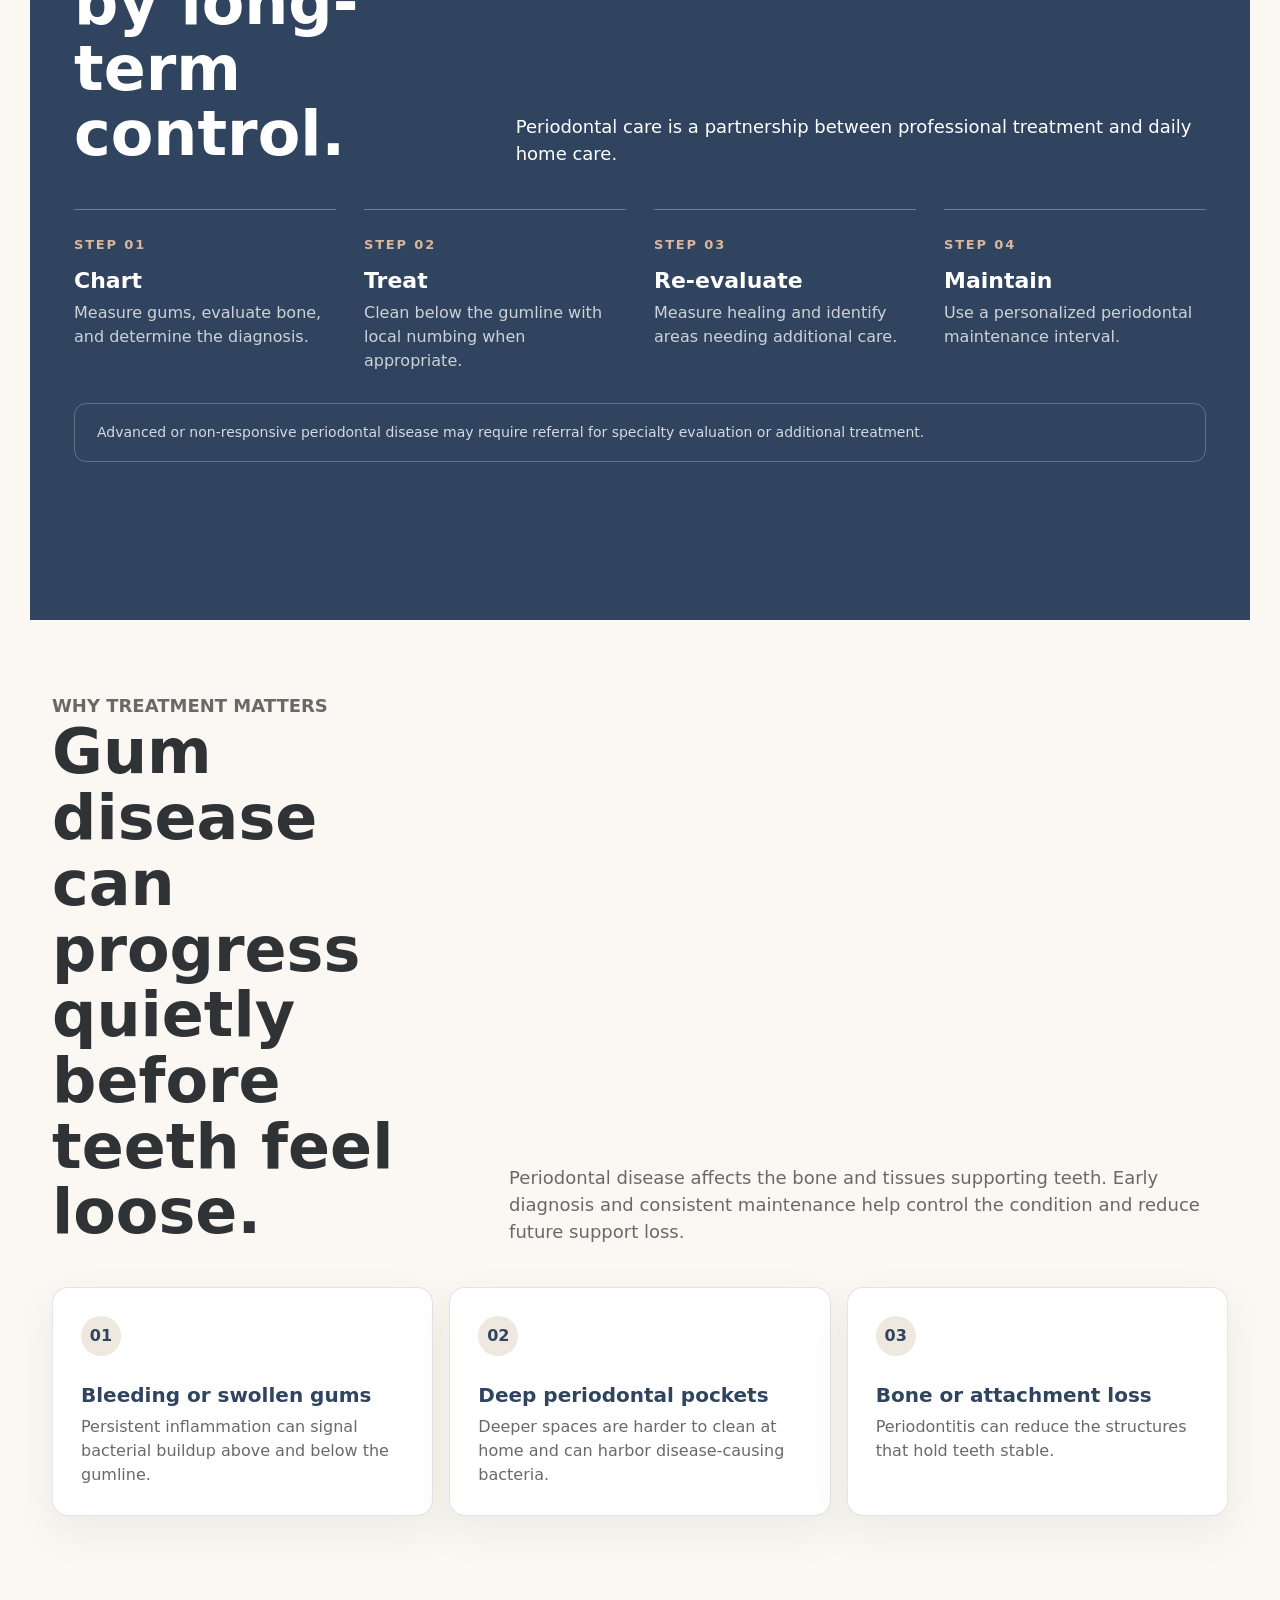
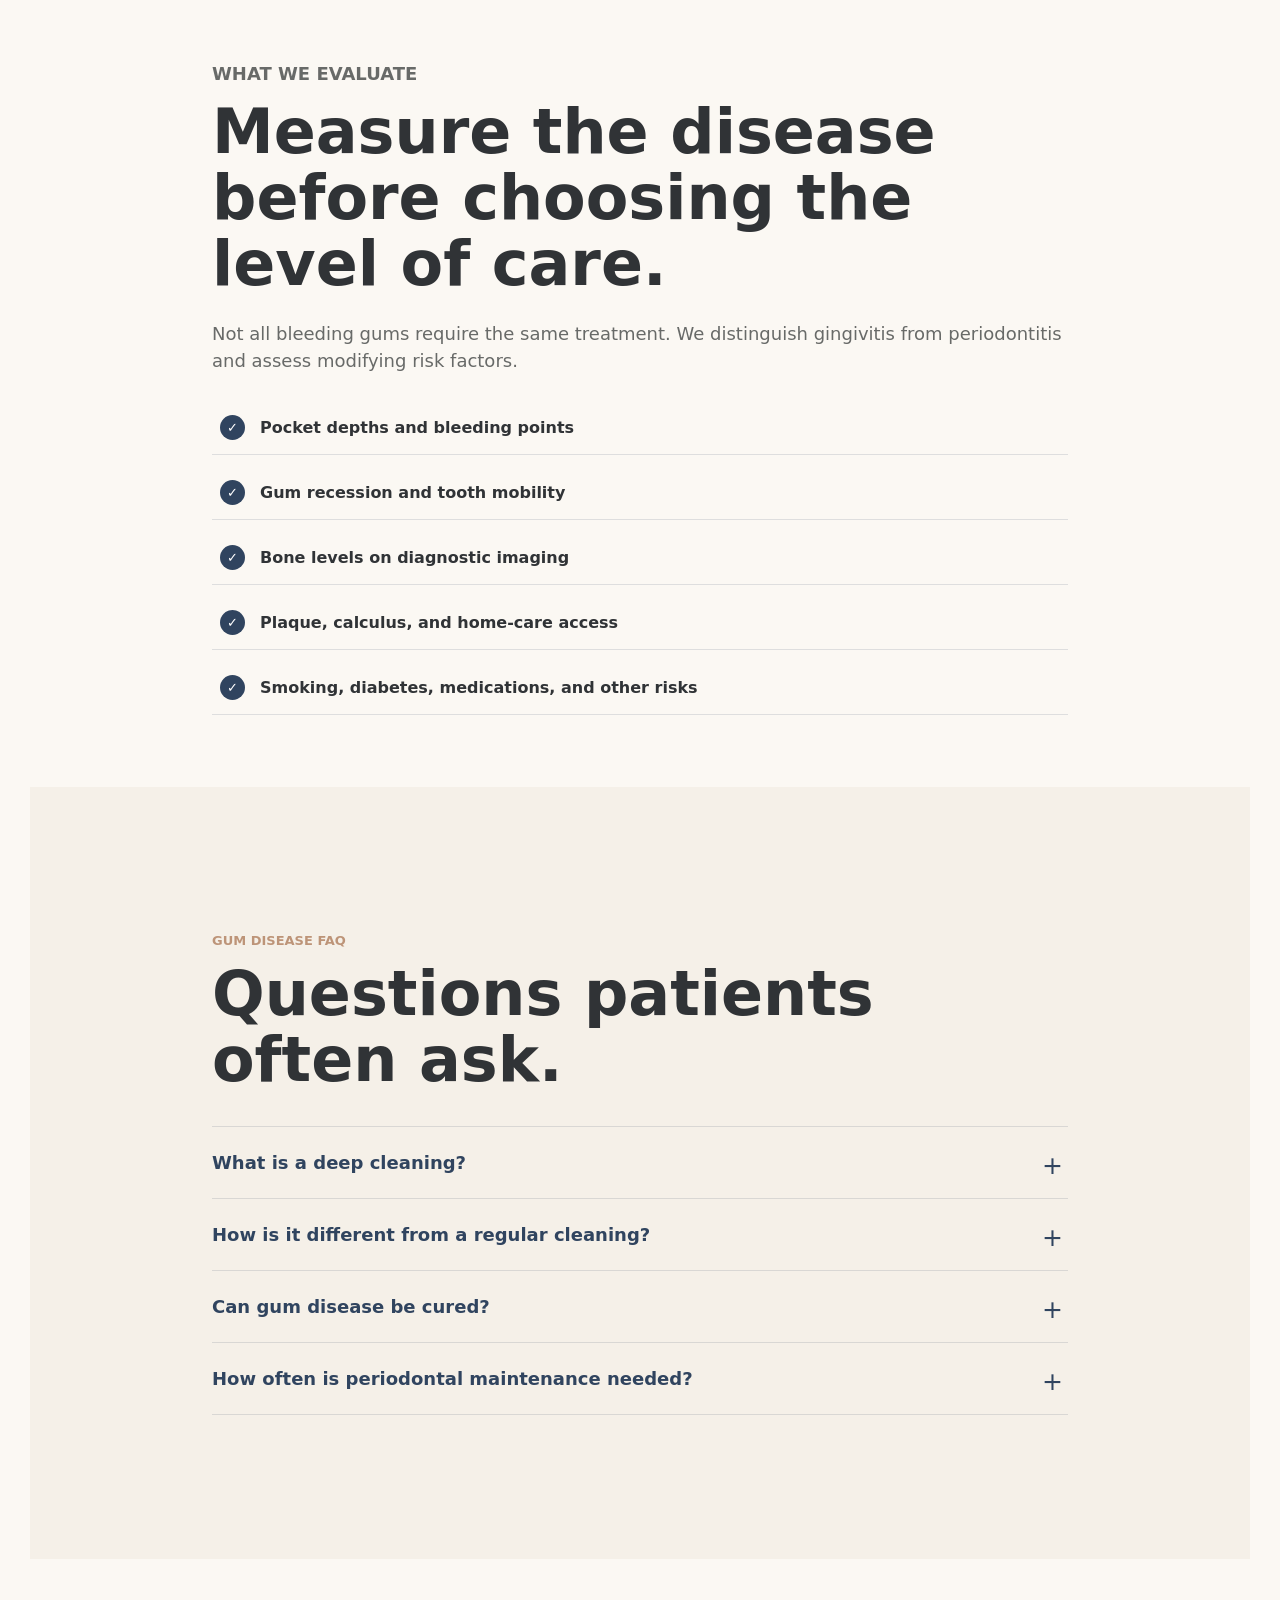
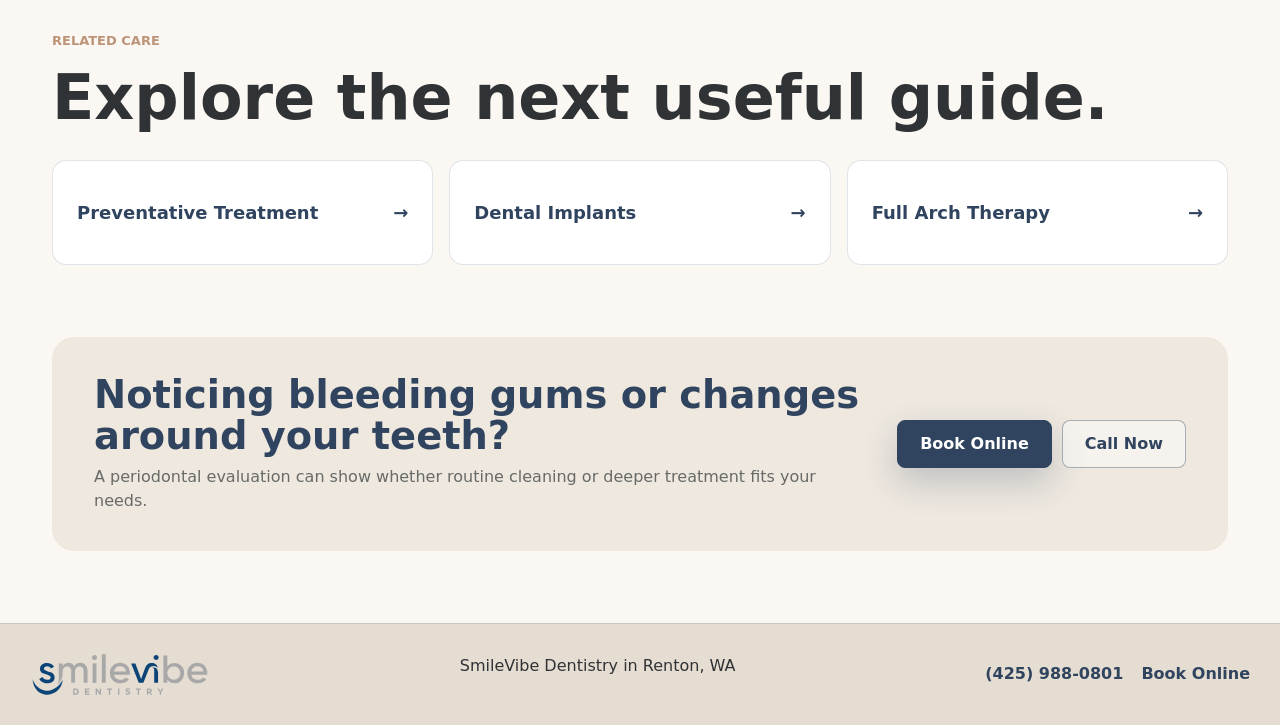
<file: services/deep-cleaning-gum-disease/index.html>
<!doctype html>
<html lang="en">
<head>
  <meta charset="utf-8"><meta name="viewport" content="width=device-width, initial-scale=1"><title>Deep Cleaning & Gum Disease Treatment in Renton, WA</title>
  <meta name="description" content="Learn about deep cleaning, scaling and root planing, and periodontal maintenance for gum disease in Renton, WA at SmileVibe Dentistry.">
  <link rel="canonical" href="https://smilevibedentistry.com/services/deep-cleaning-gum-disease/"><meta property="og:title" content="Deep Cleaning & Gum Disease Treatment in Renton, WA"><meta property="og:description" content="Personalized periodontal care to control inflammation and protect tooth support."><meta property="og:type" content="website"><meta property="og:url" content="https://smilevibedentistry.com/services/deep-cleaning-gum-disease/"><link rel="stylesheet" href="../../styles.css?v=centered-quick-facts-20260826">
  <script type="application/ld+json">{"@context":"https://schema.org","@graph":[{"@type":"Service","name":"Deep Cleaning and Gum Disease Treatment","serviceType":"Periodontal scaling and root planing","url":"https://smilevibedentistry.com/services/deep-cleaning-gum-disease/","areaServed":["Renton","Kent","Tukwila","Newcastle","Maple Valley","Covington"],"provider":{"@type":"Dentist","name":"SmileVibe Dentistry","telephone":"+1-425-988-0801","address":{"@type":"PostalAddress","streetAddress":"19221 108th Ave SE, Suite 2","addressLocality":"Renton","addressRegion":"WA","postalCode":"98055","addressCountry":"US"}}},{"@type":"FAQPage","mainEntity":[{"@type":"Question","name":"What is a deep cleaning?","acceptedAnswer":{"@type":"Answer","text":"A deep cleaning, commonly called scaling and root planing, removes plaque and hardened deposits from below the gumline and smooths contaminated root surfaces."}},{"@type":"Question","name":"How is a deep cleaning different from a regular cleaning?","acceptedAnswer":{"@type":"Answer","text":"A regular cleaning focuses mainly above the gumline for patients without active periodontal disease. Deep cleaning treats deposits and inflammation in deeper periodontal pockets."}},{"@type":"Question","name":"Can gum disease be cured?","acceptedAnswer":{"@type":"Answer","text":"Gingivitis can often be reversed. Periodontitis causes permanent support loss but can often be managed with treatment, home care, and ongoing maintenance."}},{"@type":"Question","name":"How often is periodontal maintenance needed?","acceptedAnswer":{"@type":"Answer","text":"Many patients need maintenance more frequently than standard six-month visits. The interval depends on disease severity, response, risk factors, and home care."}}]}]}</script>
</head>
<body class="service-page"><div data-service-header></div><main>
  <section class="service-hero"><div class="service-hero-copy"><div class="service-breadcrumbs"><a href="../../">Home</a><span>/</span><a href="../../#services">Services</a><span>/</span>Deep Cleaning/Gum Disease</div><p class="eyebrow">Gum disease treatment in Renton, WA</p><h1>Control inflammation and protect the support around your <em>teeth and implants.</em></h1><p class="service-lead">Scaling and root planing—often called a deep cleaning—removes bacteria and hardened deposits below the gumline when periodontal pockets are too deep for routine cleaning alone.</p><div class="service-hero-actions"><a class="button button-primary" href="https://book2.getweave.com/fd40893f-7887-414e-9cbc-70cbc3812518/request-appointment">Request a Gum Evaluation</a><a class="button button-outline" href="tel:+14259880801">Call (425) 988-0801</a></div></div><div class="service-hero-media"><img src="../../assets/service-models/deep-cleaning-gum-disease.jpg" alt="Periodontal teaching model showing healthy and deep gum pockets"></div></section>
  <section class="service-quick-answer" style="padding:0!important;min-height:0;height:auto"><div><strong>What it does</strong><span>Removes deposits below the gumline and helps reduce periodontal inflammation.</span></div><div><strong>Common signs</strong><span>Bleeding, swelling, bad breath, recession, pockets, or loose teeth.</span></div><div><strong>First step</strong><span>Gum measurements, exam, and appropriate imaging.</span></div></section>
<section class="service-process-wrap"><div class="service-section"><div class="service-section-heading"><div><p class="eyebrow">Your treatment path</p><h2>Active therapy followed by long-term control.</h2></div><p>Periodontal care is a partnership between professional treatment and daily home care.</p></div><div class="service-process"><article class="service-step"><span>Step 01</span><h3>Chart</h3><p>Measure gums, evaluate bone, and determine the diagnosis.</p></article><article class="service-step"><span>Step 02</span><h3>Treat</h3><p>Clean below the gumline with local numbing when appropriate.</p></article><article class="service-step"><span>Step 03</span><h3>Re-evaluate</h3><p>Measure healing and identify areas needing additional care.</p></article><article class="service-step"><span>Step 04</span><h3>Maintain</h3><p>Use a personalized periodontal maintenance interval.</p></article></div><p class="service-note">Advanced or non-responsive periodontal disease may require referral for specialty evaluation or additional treatment.</p></div></section>
  <section class="service-section"><div class="service-section-heading"><div><p class="eyebrow">Why treatment matters</p><h2>Gum disease can progress quietly before teeth feel loose.</h2></div><p>Periodontal disease affects the bone and tissues supporting teeth. Early diagnosis and consistent maintenance help control the condition and reduce future support loss.</p></div><div class="service-reasons"><article class="service-reason"><span>01</span><h3>Bleeding or swollen gums</h3><p>Persistent inflammation can signal bacterial buildup above and below the gumline.</p></article><article class="service-reason"><span>02</span><h3>Deep periodontal pockets</h3><p>Deeper spaces are harder to clean at home and can harbor disease-causing bacteria.</p></article><article class="service-reason"><span>03</span><h3>Bone or attachment loss</h3><p>Periodontitis can reduce the structures that hold teeth stable.</p></article></div></section>
  <section class="service-split"><div class="service-copy"><p class="eyebrow">What we evaluate</p><h2>Measure the disease before choosing the level of care.</h2><p>Not all bleeding gums require the same treatment. We distinguish gingivitis from periodontitis and assess modifying risk factors.</p><ul class="service-checklist"><li>Pocket depths and bleeding points</li><li>Gum recession and tooth mobility</li><li>Bone levels on diagnostic imaging</li><li>Plaque, calculus, and home-care access</li><li>Smoking, diabetes, medications, and other risks</li></ul></div></section>
  
  <section class="service-faq-wrap"><div class="service-faq"><p class="eyebrow">Gum disease FAQ</p><h2>Questions patients often ask.</h2><details><summary>What is a deep cleaning?</summary><p>Scaling and root planing removes plaque and hardened deposits from below the gumline and smooths contaminated root surfaces.</p></details><details><summary>How is it different from a regular cleaning?</summary><p>A regular cleaning focuses mainly above the gumline for patients without active periodontal disease. Deep cleaning treats deposits and inflammation in deeper pockets.</p></details><details><summary>Can gum disease be cured?</summary><p>Gingivitis can often be reversed. Periodontitis causes permanent support loss but can often be managed with treatment, home care, and maintenance.</p></details><details><summary>How often is periodontal maintenance needed?</summary><p>Many patients need maintenance more frequently than standard six-month visits. The interval depends on severity, response, risk factors, and home care.</p></details></div></section>
  <section class="service-related"><p class="eyebrow">Related care</p><h2>Explore the next useful guide.</h2><div class="service-related-grid"><a href="../preventative-treatment/?layout=compact-20260826">Preventative Treatment</a><a href="../dental-implants/?layout=compact-20260826">Dental Implants</a><a href="../full-arch-therapy/?layout=compact-20260826">Full Arch Therapy</a></div></section>
  <section class="service-cta"><div><h2>Noticing bleeding gums or changes around your teeth?</h2><p>A periodontal evaluation can show whether routine cleaning or deeper treatment fits your needs.</p></div><div class="service-cta-actions"><a class="button button-primary" href="https://book2.getweave.com/fd40893f-7887-414e-9cbc-70cbc3812518/request-appointment">Book Online</a><a class="button button-outline" href="tel:+14259880801">Call Now</a></div></section>
</main><div data-service-footer></div><script src="../../script.js?v=compact-service-navigation-20260826"></script></body></html>
</file>
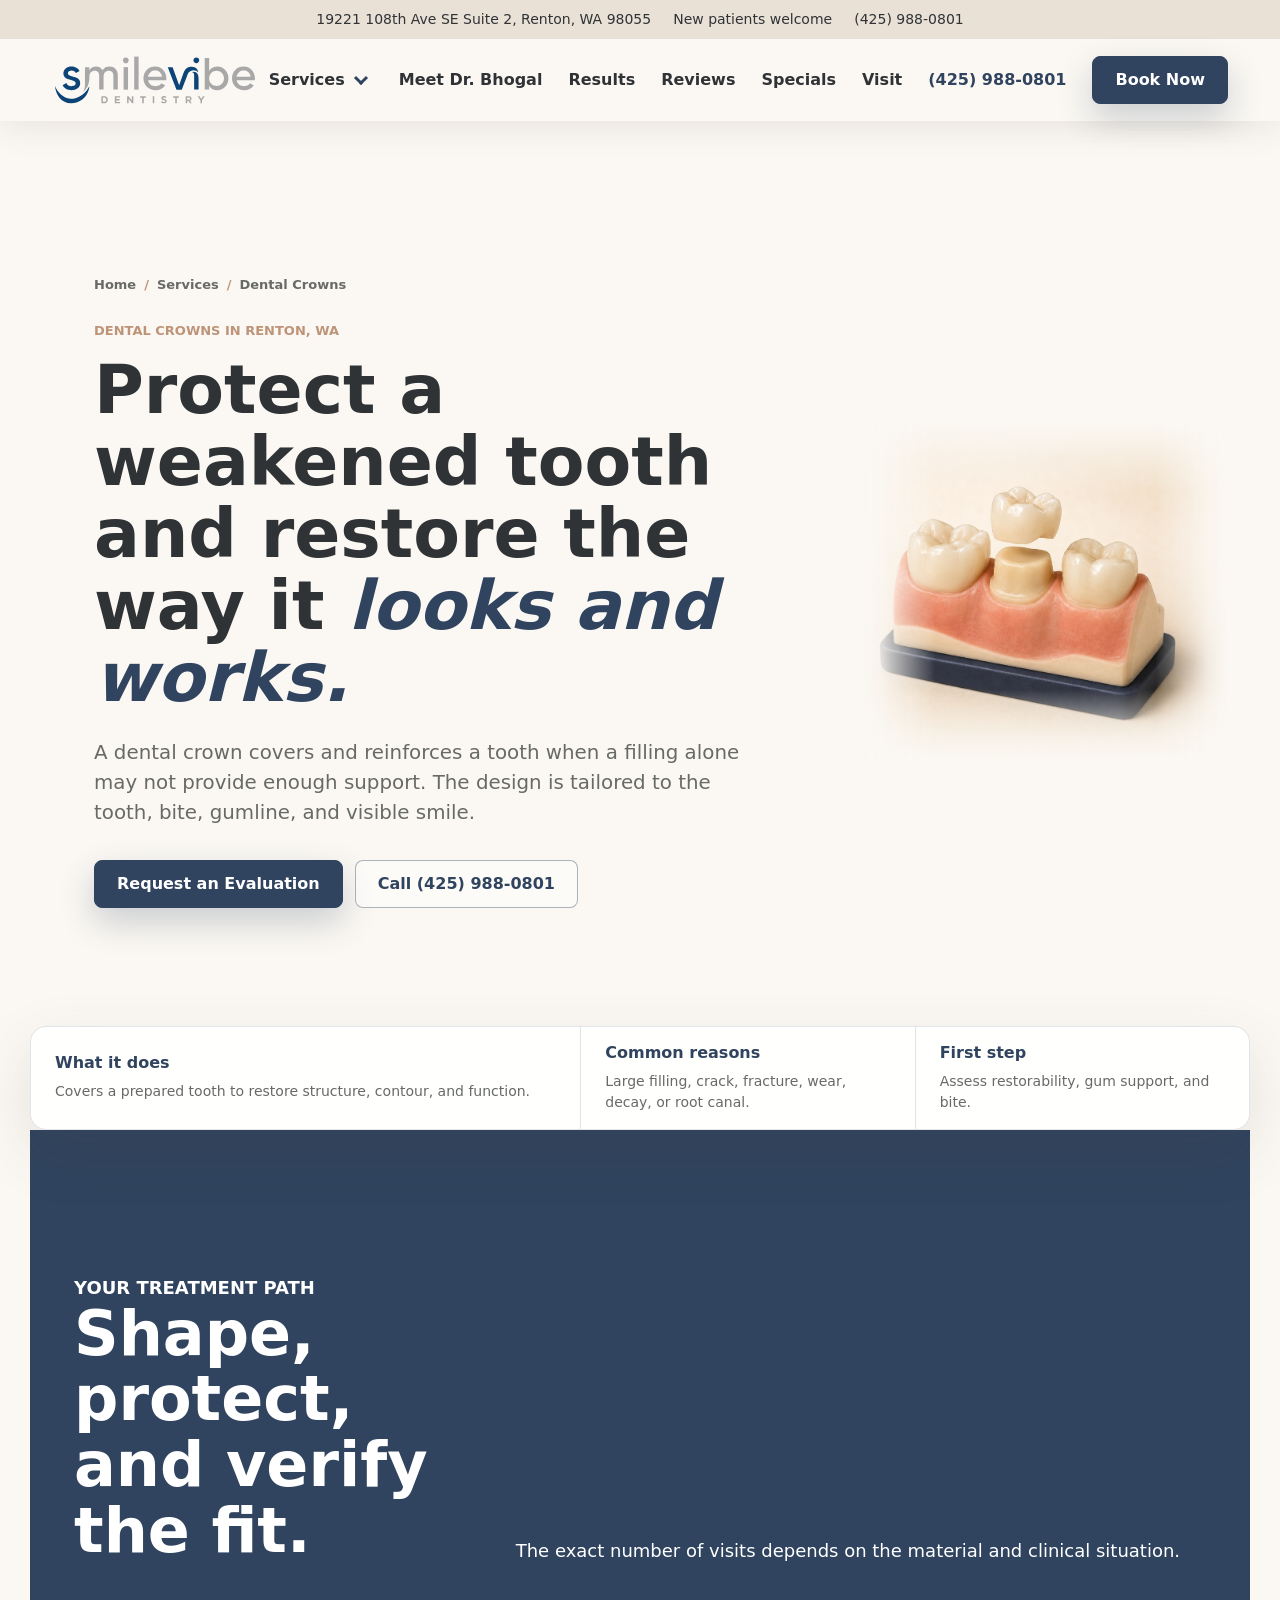
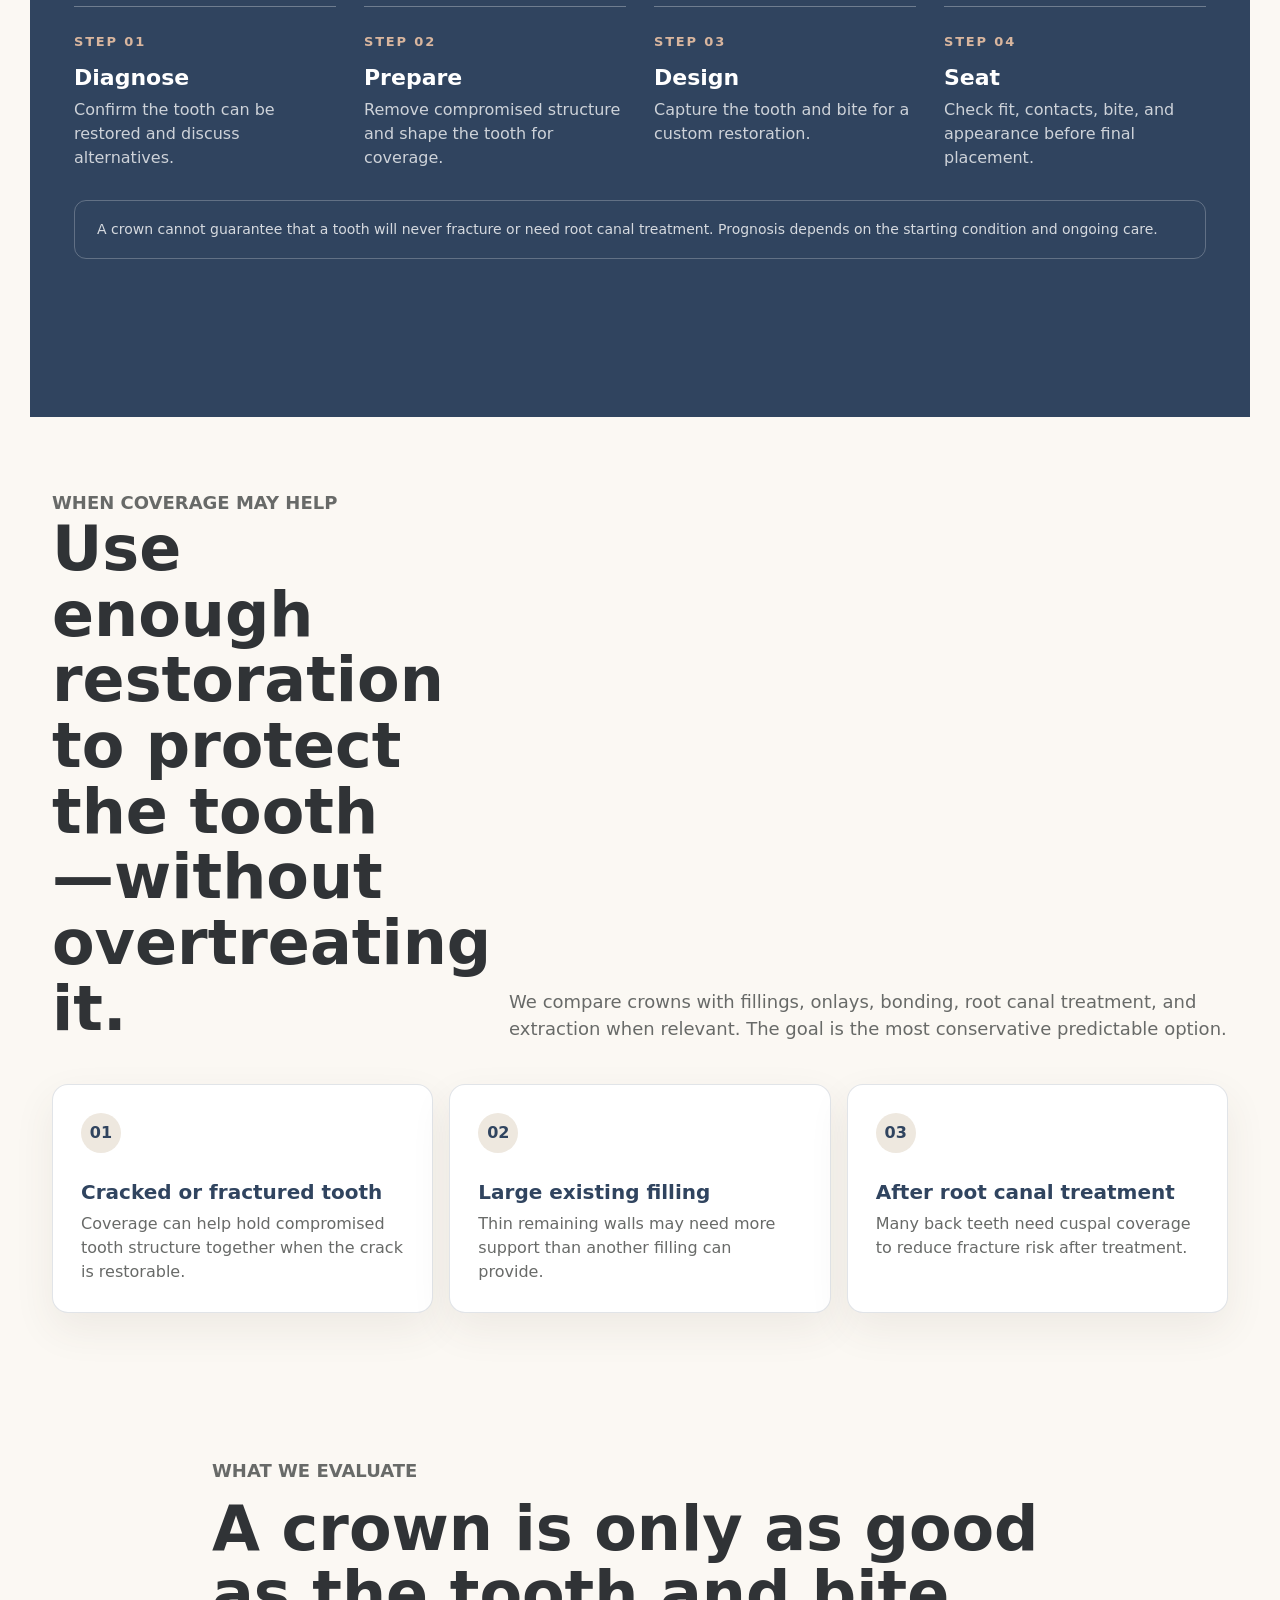
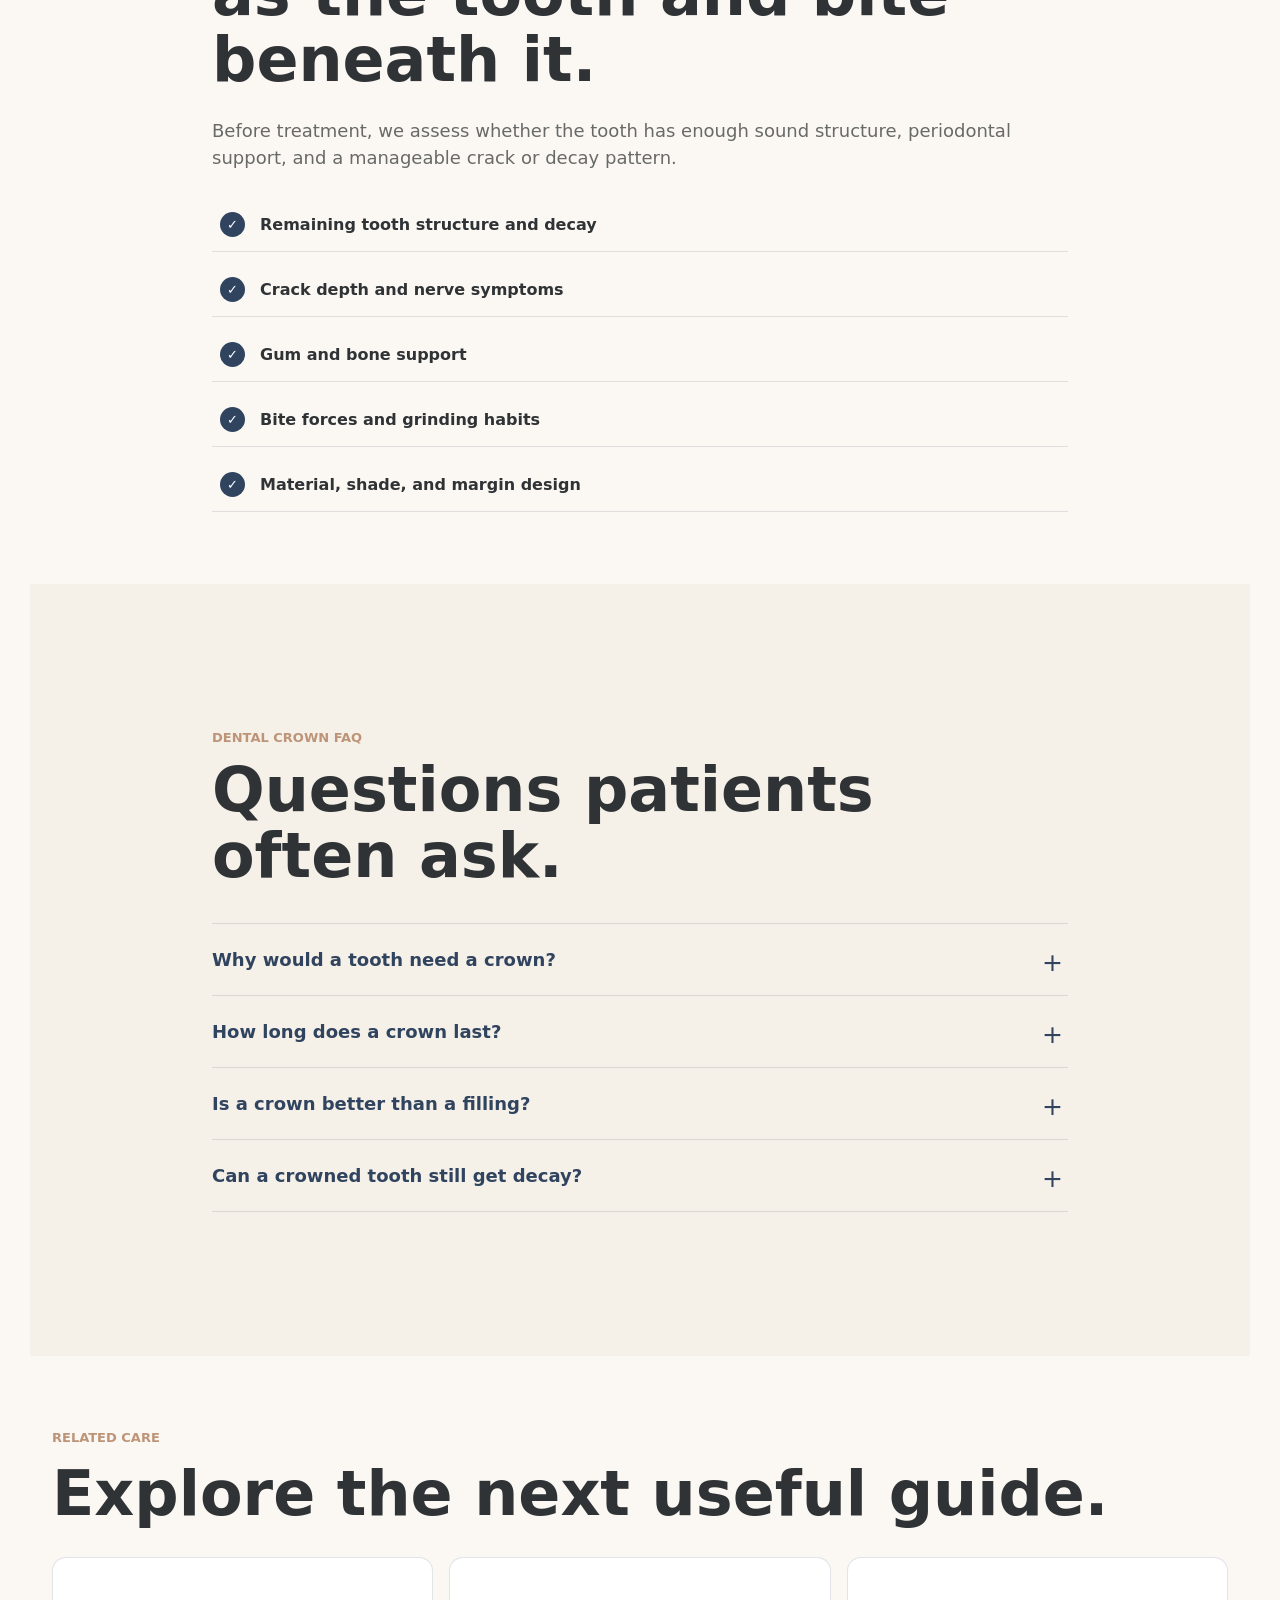
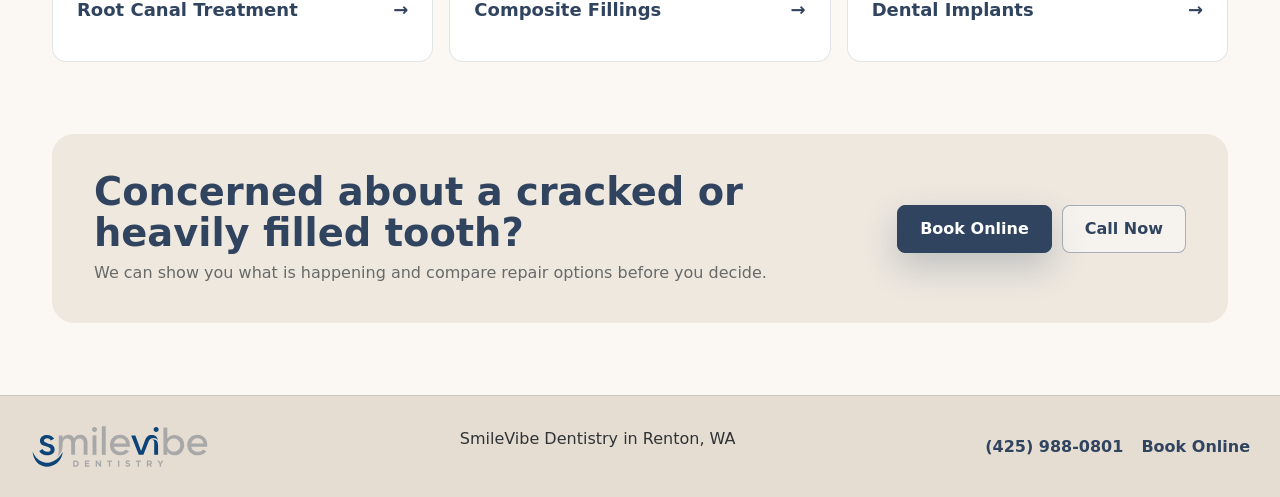
<file: services/dental-crowns/index.html>
<!doctype html>
<html lang="en">
<head>
  <meta charset="utf-8"><meta name="viewport" content="width=device-width, initial-scale=1"><title>Dental Crowns in Renton, WA | SmileVibe Dentistry</title>
  <meta name="description" content="Learn when a dental crown may protect a cracked, weakened, heavily filled, or root canal-treated tooth in Renton, WA. See steps, materials, and FAQs.">
  <link rel="canonical" href="https://smilevibedentistry.com/services/dental-crowns/"><meta property="og:title" content="Dental Crowns in Renton, WA"><meta property="og:description" content="Custom crowns for strength, function, and a natural appearance at SmileVibe Dentistry."><meta property="og:type" content="website"><meta property="og:url" content="https://smilevibedentistry.com/services/dental-crowns/"><link rel="stylesheet" href="../../styles.css?v=centered-quick-facts-20260826">
  <script type="application/ld+json">{"@context":"https://schema.org","@graph":[{"@type":"Service","name":"Dental Crowns","serviceType":"Restorative dental crowns","url":"https://smilevibedentistry.com/services/dental-crowns/","areaServed":["Renton","Kent","Tukwila","Newcastle","Maple Valley","Covington"],"provider":{"@type":"Dentist","name":"SmileVibe Dentistry","telephone":"+1-425-988-0801","address":{"@type":"PostalAddress","streetAddress":"19221 108th Ave SE, Suite 2","addressLocality":"Renton","addressRegion":"WA","postalCode":"98055","addressCountry":"US"}}},{"@type":"FAQPage","mainEntity":[{"@type":"Question","name":"Why would a tooth need a crown?","acceptedAnswer":{"@type":"Answer","text":"A crown may protect a tooth weakened by a large filling, fracture, decay, wear, or root canal treatment, or restore an implant."}},{"@type":"Question","name":"How long does a dental crown last?","acceptedAnswer":{"@type":"Answer","text":"Longevity varies with material, remaining tooth structure, bite, habits, decay risk, and maintenance. Crowns can eventually need repair or replacement."}},{"@type":"Question","name":"Is a crown better than a filling?","acceptedAnswer":{"@type":"Answer","text":"A filling is more conservative when enough healthy tooth remains. A crown may be recommended when the tooth needs broader structural coverage."}},{"@type":"Question","name":"Can a crowned tooth still get decay?","acceptedAnswer":{"@type":"Answer","text":"Yes. The tooth can decay at the crown margin, so brushing, interdental cleaning, and regular exams remain important."}}]}]}</script>
</head>
<body class="service-page"><div data-service-header></div><main>
  <section class="service-hero"><div class="service-hero-copy"><div class="service-breadcrumbs"><a href="../../">Home</a><span>/</span><a href="../../#services">Services</a><span>/</span>Dental Crowns</div><p class="eyebrow">Dental crowns in Renton, WA</p><h1>Protect a weakened tooth and restore the way it <em>looks and works.</em></h1><p class="service-lead">A dental crown covers and reinforces a tooth when a filling alone may not provide enough support. The design is tailored to the tooth, bite, gumline, and visible smile.</p><div class="service-hero-actions"><a class="button button-primary" href="https://book2.getweave.com/fd40893f-7887-414e-9cbc-70cbc3812518/request-appointment">Request an Evaluation</a><a class="button button-outline" href="tel:+14259880801">Call (425) 988-0801</a></div></div><div class="service-hero-media"><img src="../../assets/service-models/dental-crowns.jpg" alt="Dental model showing a ceramic crown above a prepared molar"></div></section>
  <section class="service-quick-answer" style="padding:0!important;min-height:0;height:auto"><div><strong>What it does</strong><span>Covers a prepared tooth to restore structure, contour, and function.</span></div><div><strong>Common reasons</strong><span>Large filling, crack, fracture, wear, decay, or root canal.</span></div><div><strong>First step</strong><span>Assess restorability, gum support, and bite.</span></div></section>
<section class="service-process-wrap"><div class="service-section"><div class="service-section-heading"><div><p class="eyebrow">Your treatment path</p><h2>Shape, protect, and verify the fit.</h2></div><p>The exact number of visits depends on the material and clinical situation.</p></div><div class="service-process"><article class="service-step"><span>Step 01</span><h3>Diagnose</h3><p>Confirm the tooth can be restored and discuss alternatives.</p></article><article class="service-step"><span>Step 02</span><h3>Prepare</h3><p>Remove compromised structure and shape the tooth for coverage.</p></article><article class="service-step"><span>Step 03</span><h3>Design</h3><p>Capture the tooth and bite for a custom restoration.</p></article><article class="service-step"><span>Step 04</span><h3>Seat</h3><p>Check fit, contacts, bite, and appearance before final placement.</p></article></div><p class="service-note">A crown cannot guarantee that a tooth will never fracture or need root canal treatment. Prognosis depends on the starting condition and ongoing care.</p></div></section>
  <section class="service-section"><div class="service-section-heading"><div><p class="eyebrow">When coverage may help</p><h2>Use enough restoration to protect the tooth—without overtreating it.</h2></div><p>We compare crowns with fillings, onlays, bonding, root canal treatment, and extraction when relevant. The goal is the most conservative predictable option.</p></div><div class="service-reasons"><article class="service-reason"><span>01</span><h3>Cracked or fractured tooth</h3><p>Coverage can help hold compromised tooth structure together when the crack is restorable.</p></article><article class="service-reason"><span>02</span><h3>Large existing filling</h3><p>Thin remaining walls may need more support than another filling can provide.</p></article><article class="service-reason"><span>03</span><h3>After root canal treatment</h3><p>Many back teeth need cuspal coverage to reduce fracture risk after treatment.</p></article></div></section>
  <section class="service-split"><div class="service-copy"><p class="eyebrow">What we evaluate</p><h2>A crown is only as good as the tooth and bite beneath it.</h2><p>Before treatment, we assess whether the tooth has enough sound structure, periodontal support, and a manageable crack or decay pattern.</p><ul class="service-checklist"><li>Remaining tooth structure and decay</li><li>Crack depth and nerve symptoms</li><li>Gum and bone support</li><li>Bite forces and grinding habits</li><li>Material, shade, and margin design</li></ul></div></section>
  
  <section class="service-faq-wrap"><div class="service-faq"><p class="eyebrow">Dental crown FAQ</p><h2>Questions patients often ask.</h2><details><summary>Why would a tooth need a crown?</summary><p>A crown may protect a tooth weakened by a large filling, fracture, decay, wear, or root canal treatment, or restore an implant.</p></details><details><summary>How long does a crown last?</summary><p>Longevity varies with material, remaining tooth structure, bite, habits, decay risk, and maintenance. Crowns can eventually need repair or replacement.</p></details><details><summary>Is a crown better than a filling?</summary><p>A filling is more conservative when enough healthy tooth remains. A crown may be recommended when the tooth needs broader structural coverage.</p></details><details><summary>Can a crowned tooth still get decay?</summary><p>Yes. The tooth can decay at the crown margin, so brushing, interdental cleaning, and regular exams remain important.</p></details></div></section>
  <section class="service-related"><p class="eyebrow">Related care</p><h2>Explore the next useful guide.</h2><div class="service-related-grid"><a href="../root-canal-treatment/?layout=compact-20260826">Root Canal Treatment</a><a href="../composite-fillings-bonding/?layout=compact-20260826">Composite Fillings</a><a href="../dental-implants/?layout=compact-20260826">Dental Implants</a></div></section>
  <section class="service-cta"><div><h2>Concerned about a cracked or heavily filled tooth?</h2><p>We can show you what is happening and compare repair options before you decide.</p></div><div class="service-cta-actions"><a class="button button-primary" href="https://book2.getweave.com/fd40893f-7887-414e-9cbc-70cbc3812518/request-appointment">Book Online</a><a class="button button-outline" href="tel:+14259880801">Call Now</a></div></section>
</main><div data-service-footer></div><script src="../../script.js?v=compact-service-navigation-20260826"></script></body></html>
</file>
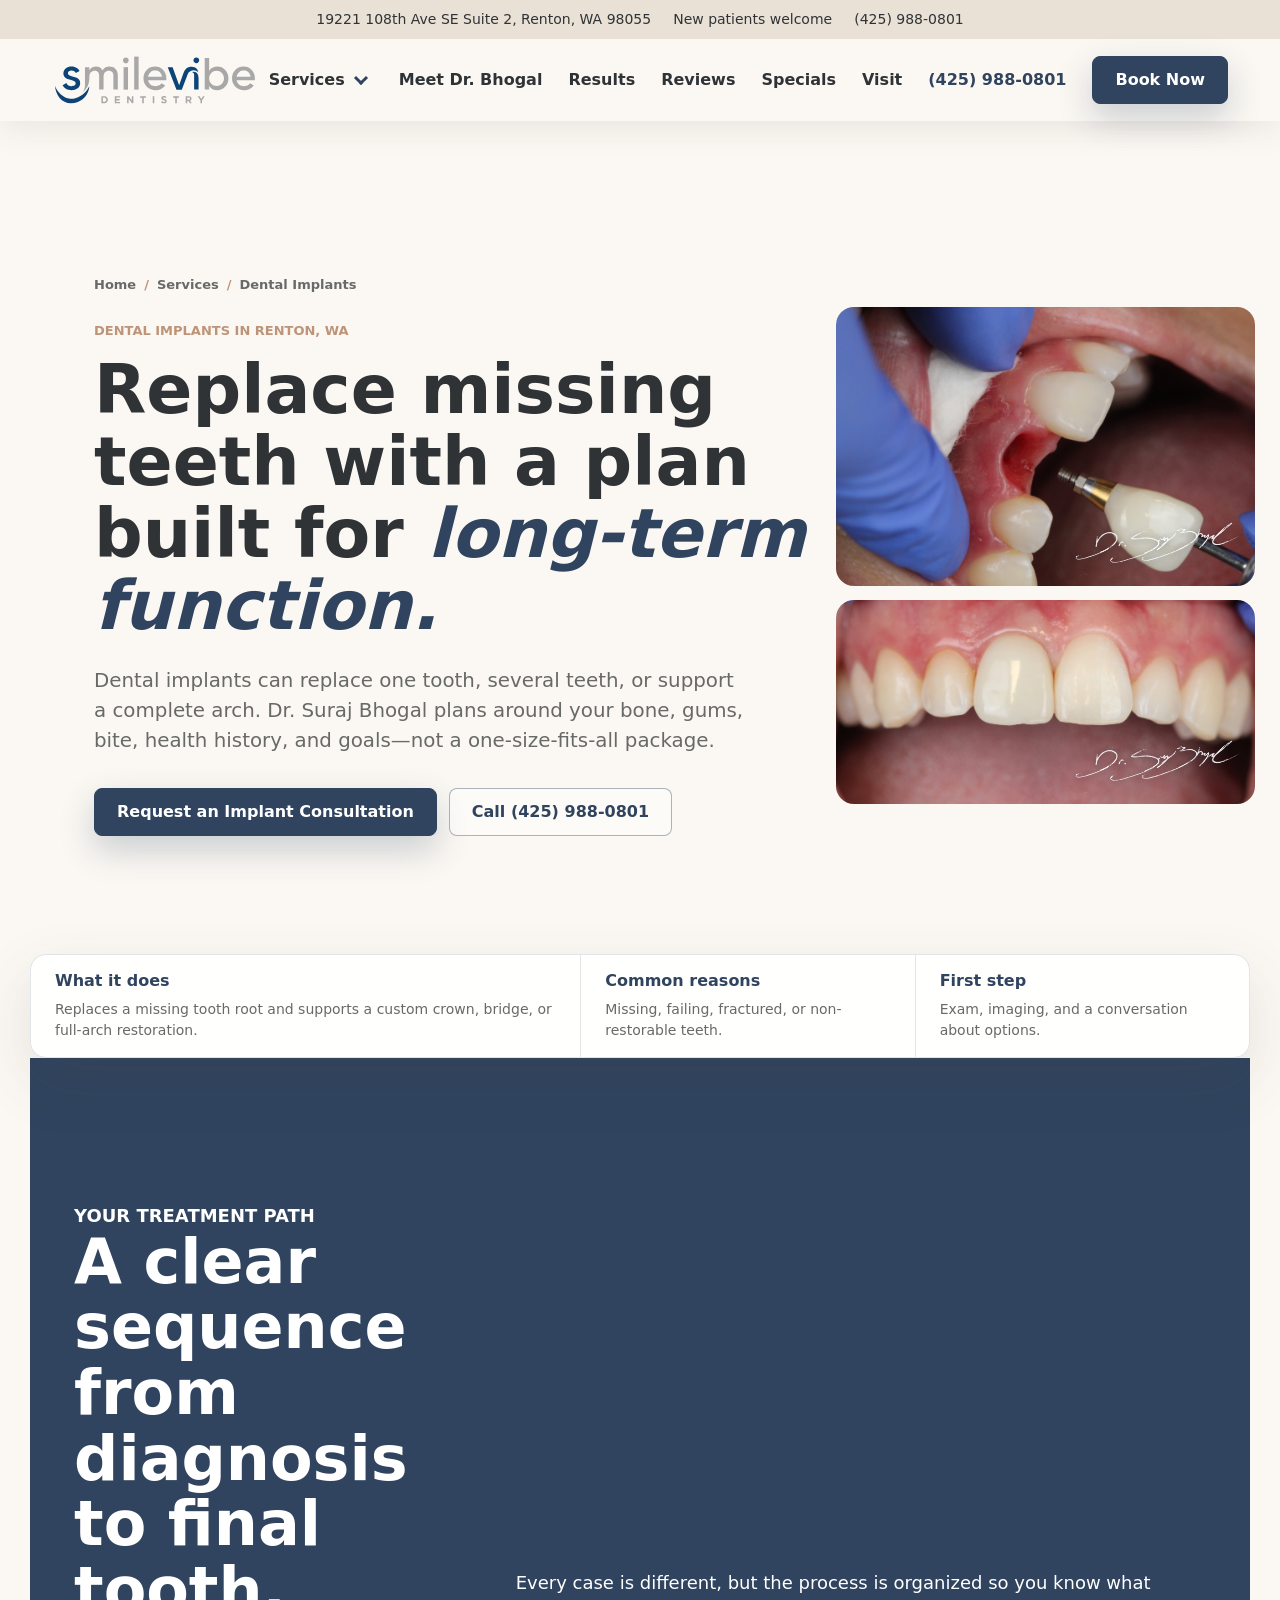
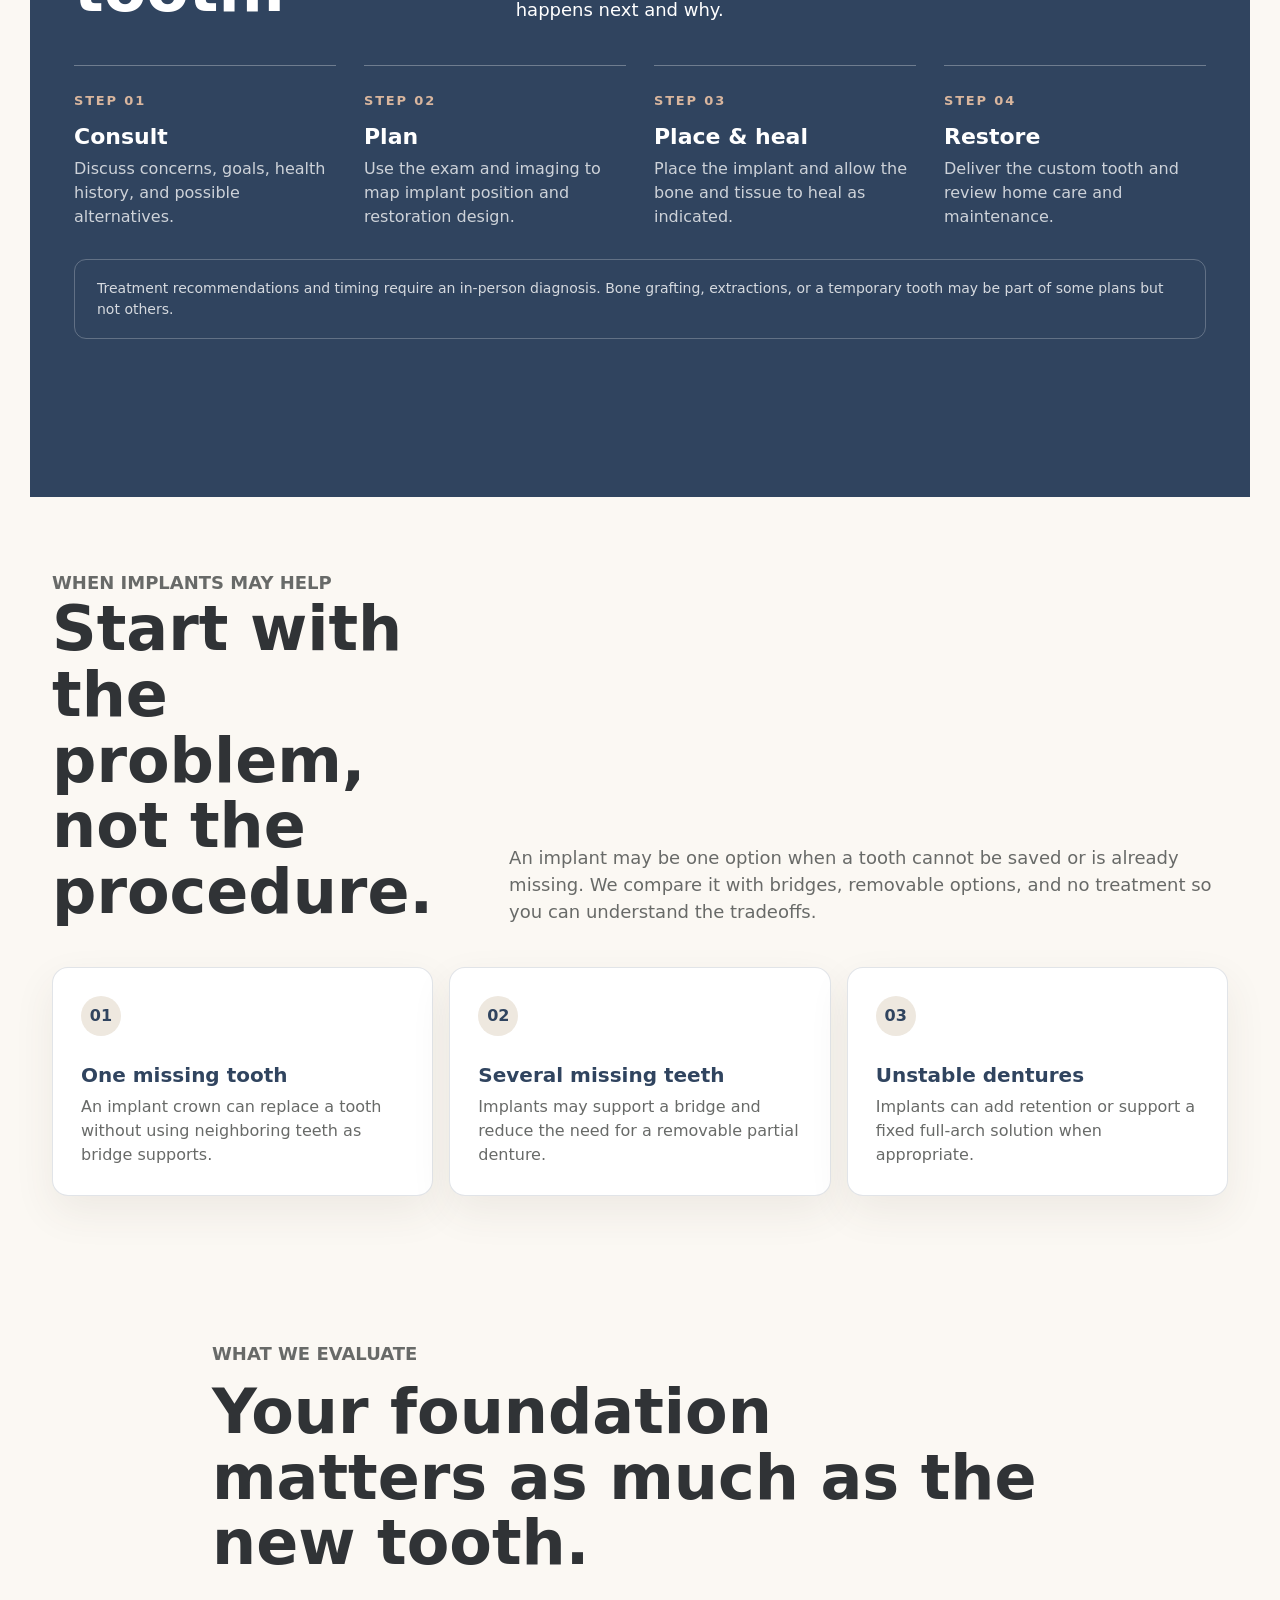
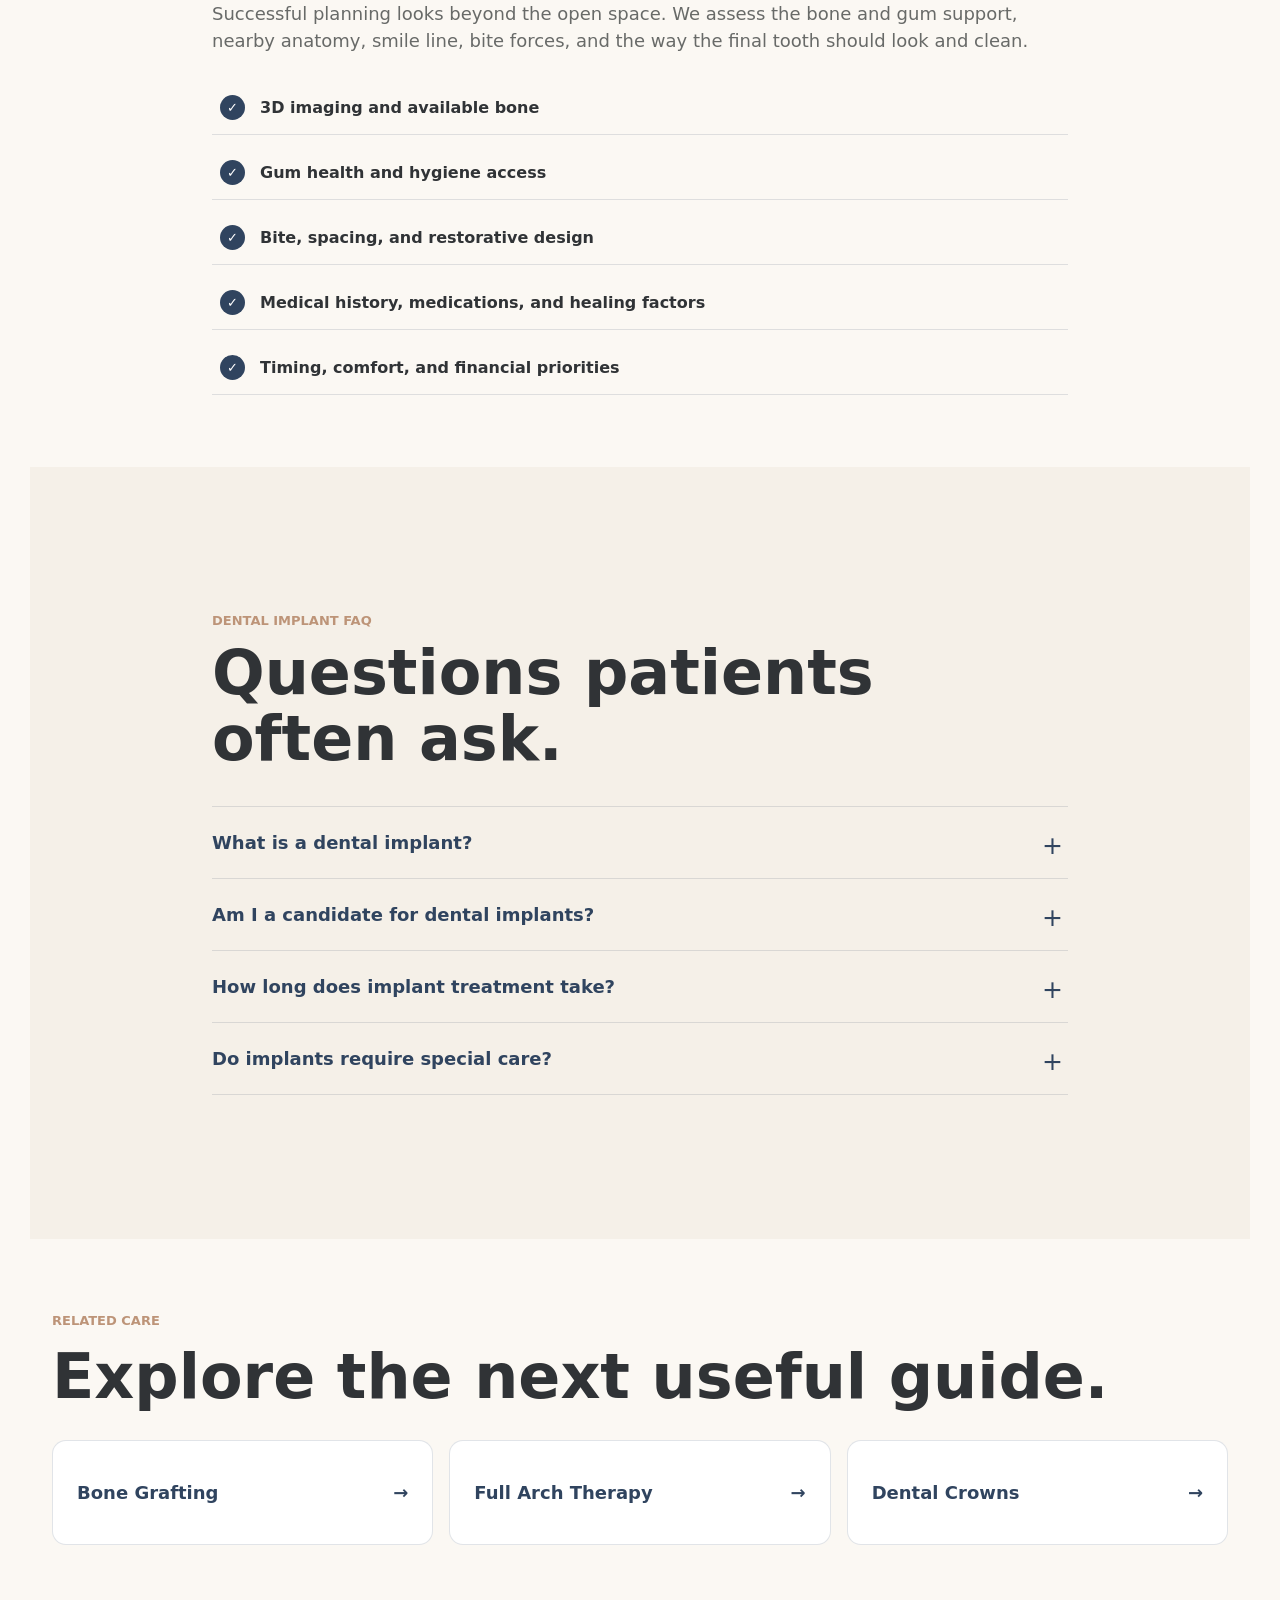
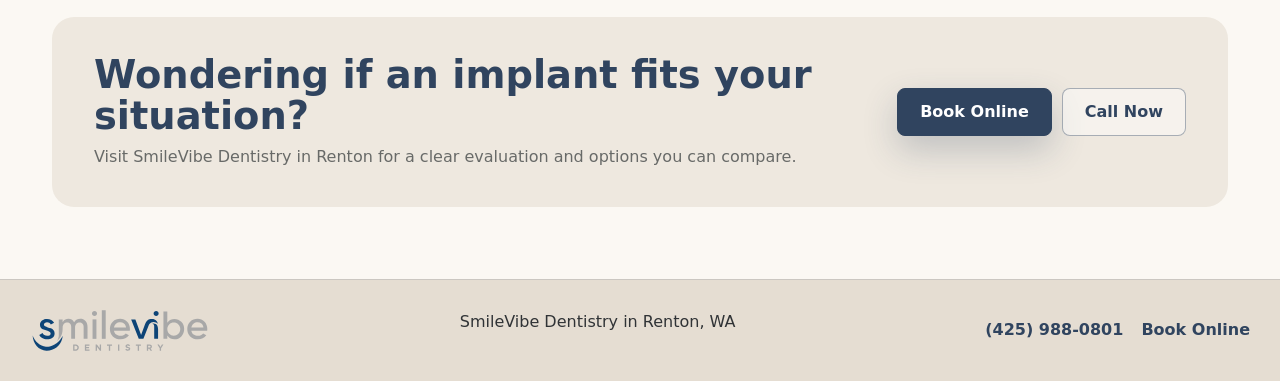
<file: services/dental-implants/index.html>
<!doctype html>
<html lang="en">
<head>
  <meta charset="utf-8">
  <meta name="viewport" content="width=device-width, initial-scale=1">
  <title>Dental Implants in Renton, WA | SmileVibe Dentistry</title>
  <meta name="description" content="Explore dental implants in Renton, WA for one or more missing teeth. Learn candidacy, treatment steps, costs to consider, and common questions from SmileVibe Dentistry.">
  <link rel="canonical" href="https://smilevibedentistry.com/services/dental-implants/">
  <meta property="og:title" content="Dental Implants in Renton, WA | SmileVibe Dentistry">
  <meta property="og:description" content="A clear guide to replacing missing teeth with dental implants at SmileVibe Dentistry in Renton.">
  <meta property="og:type" content="website">
  <meta property="og:url" content="https://smilevibedentistry.com/services/dental-implants/">
  <link rel="stylesheet" href="../../styles.css?v=centered-quick-facts-20260826">
  <script type="application/ld+json">{"@context":"https://schema.org","@graph":[{"@type":"Service","name":"Dental Implants","serviceType":"Dental implant treatment","url":"https://smilevibedentistry.com/services/dental-implants/","areaServed":["Renton","Kent","Tukwila","Newcastle","Maple Valley","Covington"],"provider":{"@type":"Dentist","name":"SmileVibe Dentistry","telephone":"+1-425-988-0801","url":"https://smilevibedentistry.com/","address":{"@type":"PostalAddress","streetAddress":"19221 108th Ave SE, Suite 2","addressLocality":"Renton","addressRegion":"WA","postalCode":"98055","addressCountry":"US"}}},{"@type":"FAQPage","mainEntity":[{"@type":"Question","name":"What is a dental implant?","acceptedAnswer":{"@type":"Answer","text":"A dental implant is a small post placed in the jawbone to support a custom tooth replacement such as a crown, bridge, or full-arch prosthesis."}},{"@type":"Question","name":"Am I a candidate for dental implants?","acceptedAnswer":{"@type":"Answer","text":"Candidacy depends on your oral health, available bone, medical history, bite, and goals. An exam and 3D imaging help determine the safest options."}},{"@type":"Question","name":"How long does implant treatment take?","acceptedAnswer":{"@type":"Answer","text":"Timing varies. Some cases can be restored quickly while others need healing, grafting, or staged treatment over several months."}},{"@type":"Question","name":"Do dental implants require special care?","acceptedAnswer":{"@type":"Answer","text":"Implants need daily brushing, cleaning between teeth, and regular professional maintenance, much like natural teeth."}}]},{"@type":"BreadcrumbList","itemListElement":[{"@type":"ListItem","position":1,"name":"Home","item":"https://smilevibedentistry.com/"},{"@type":"ListItem","position":2,"name":"Dental Implants","item":"https://smilevibedentistry.com/services/dental-implants/"}]}]}</script>
</head>
<body class="service-page">
  <header class="site-header">
    <div class="utility"><a href="https://maps.app.goo.gl/LuY7jqMr9qu8vem67">19221 108th Ave SE Suite 2, Renton, WA 98055</a><span>New patients welcome</span><a href="tel:+14259880801">(425) 988-0801</a></div>
    <nav class="nav" aria-label="Main navigation">
      <a class="logo" href="../../" aria-label="SmileVibe Dentistry home"><img src="../../assets/brand/smilevibe-logo.svg" alt="SmileVibe Dentistry"></a>
      <button class="menu-button" type="button" aria-expanded="false" aria-controls="nav-links"><span></span><span></span><span></span></button>
      <div class="nav-links" id="nav-links">
        <div class="nav-services">
          <div class="nav-services-trigger"><a href="../../#services">Services</a><button class="services-toggle" type="button" aria-expanded="false" aria-controls="services-menu" aria-label="Show dental services"><span aria-hidden="true">⌄</span></button></div>
          <div class="services-menu" id="services-menu">
            <div class="services-menu-heading"><p class="eyebrow">Care in Renton, WA</p><strong>Find the treatment that fits your needs.</strong><span>Explore clear, patient-friendly guides to each service.</span></div>
            <div class="services-menu-grid">
              <a class="featured-service" href="../dental-implants/?layout=compact-20260826">Dental Implants <span>Missing tooth replacement</span></a><a class="featured-service" href="../root-canal-treatment/?layout=compact-20260826">Root Canal Treatment <span>Relieve pain, preserve a tooth</span></a><a class="featured-service" href="../dental-crowns/?layout=compact-20260826">Dental Crowns <span>Protect weakened teeth</span></a><a class="featured-service" href="../emergency-treatment/?layout=compact-20260826">Emergency Treatment <span>Help for urgent dental problems</span></a><a href="../full-arch-therapy/?layout=compact-20260826">Full Arch Therapy <span>Rebuild a complete smile</span></a><a href="../tooth-extraction/?layout=compact-20260826">Tooth Extraction <span>Remove a tooth that cannot be saved</span></a><a href="../composite-fillings-bonding/?layout=compact-20260826">Composite Fillings/Bonding <span>Conservative tooth repair</span></a><a href="../bone-grafting/?layout=compact-20260826">Bone Grafting <span>Restore jawbone support</span></a><a href="../preventative-treatment/?layout=compact-20260826">Preventative Treatment <span>Keep small issues small</span></a><a href="../porcelain-veneers/?layout=compact-20260826">Porcelain Veneers <span>Refine shape, color, and symmetry</span></a><a href="../teeth-whitening/?layout=compact-20260826">Teeth Whitening <span>Professionally brighten your smile</span></a><a href="../deep-cleaning-gum-disease/?layout=compact-20260826">Deep Cleaning/Gum Disease <span>Support healthier gums</span></a>
            </div>
          </div>
        </div>
        <a href="../../about/">Meet Dr. Bhogal</a><a href="../../#results">Results</a><a href="../../#reviews">Reviews</a><a href="../../#specials">Specials</a><a href="../../#visit">Visit</a><a class="phone" href="tel:+14259880801">(425) 988-0801</a><a class="button button-outline" href="https://book2.getweave.com/fd40893f-7887-414e-9cbc-70cbc3812518/request-appointment">Book Now</a>
      </div>
    </nav>
  </header>
  <main>
    <section class="service-hero">
      <div class="service-hero-copy">
        <div class="service-breadcrumbs"><a href="../../">Home</a><span>/</span><a href="../../#services">Services</a><span>/</span>Dental Implants</div>
        <p class="eyebrow">Dental implants in Renton, WA</p>
        <h1>Replace missing teeth with a plan built for <em>long-term function.</em></h1>
        <p class="service-lead">Dental implants can replace one tooth, several teeth, or support a complete arch. Dr. Suraj Bhogal plans around your bone, gums, bite, health history, and goals—not a one-size-fits-all package.</p>
        <div class="service-hero-actions"><a class="button button-primary" href="https://book2.getweave.com/fd40893f-7887-414e-9cbc-70cbc3812518/request-appointment">Request an Implant Consultation</a><a class="button button-outline" href="tel:+14259880801">Call (425) 988-0801</a></div>
      </div>
      <div class="service-hero-media implant-clinical-stack">
        <div class="implant-clinical-frame"><img src="../../assets/service-models/dental-implants-clinical.jpg" alt="Clinical single-tooth implant treatment"></div>
        <div class="implant-clinical-frame"><img src="../../assets/service-models/dental-implants-clinical-after.jpg" alt="Completed single-tooth implant restoration"></div>
      </div>
    </section>
    <section class="service-quick-answer" style="padding:0!important;min-height:0;height:auto" aria-label="Dental implant quick facts">
      <div><strong>What it does</strong><span>Replaces a missing tooth root and supports a custom crown, bridge, or full-arch restoration.</span></div>
      <div><strong>Common reasons</strong><span>Missing, failing, fractured, or non-restorable teeth.</span></div>
      <div><strong>First step</strong><span>Exam, imaging, and a conversation about options.</span></div>
    </section>
<section class="service-process-wrap">
      <div class="service-section">
        <div class="service-section-heading"><div><p class="eyebrow">Your treatment path</p><h2>A clear sequence from diagnosis to final tooth.</h2></div><p>Every case is different, but the process is organized so you know what happens next and why.</p></div>
        <div class="service-process"><article class="service-step"><span>Step 01</span><h3>Consult</h3><p>Discuss concerns, goals, health history, and possible alternatives.</p></article><article class="service-step"><span>Step 02</span><h3>Plan</h3><p>Use the exam and imaging to map implant position and restoration design.</p></article><article class="service-step"><span>Step 03</span><h3>Place & heal</h3><p>Place the implant and allow the bone and tissue to heal as indicated.</p></article><article class="service-step"><span>Step 04</span><h3>Restore</h3><p>Deliver the custom tooth and review home care and maintenance.</p></article></div>
        <p class="service-note">Treatment recommendations and timing require an in-person diagnosis. Bone grafting, extractions, or a temporary tooth may be part of some plans but not others.</p>
      </div>
    </section>
    <section class="service-section">
      <div class="service-section-heading"><div><p class="eyebrow">When implants may help</p><h2>Start with the problem, not the procedure.</h2></div><p>An implant may be one option when a tooth cannot be saved or is already missing. We compare it with bridges, removable options, and no treatment so you can understand the tradeoffs.</p></div>
      <div class="service-reasons">
        <article class="service-reason"><span>01</span><h3>One missing tooth</h3><p>An implant crown can replace a tooth without using neighboring teeth as bridge supports.</p></article>
        <article class="service-reason"><span>02</span><h3>Several missing teeth</h3><p>Implants may support a bridge and reduce the need for a removable partial denture.</p></article>
        <article class="service-reason"><span>03</span><h3>Unstable dentures</h3><p>Implants can add retention or support a fixed full-arch solution when appropriate.</p></article>
      </div>
    </section>
    <section class="service-split">
      <div class="service-copy"><p class="eyebrow">What we evaluate</p><h2>Your foundation matters as much as the new tooth.</h2><p>Successful planning looks beyond the open space. We assess the bone and gum support, nearby anatomy, smile line, bite forces, and the way the final tooth should look and clean.</p><ul class="service-checklist"><li>3D imaging and available bone</li><li>Gum health and hygiene access</li><li>Bite, spacing, and restorative design</li><li>Medical history, medications, and healing factors</li><li>Timing, comfort, and financial priorities</li></ul></div>
    </section>
    
    <section class="service-faq-wrap"><div class="service-faq"><p class="eyebrow">Dental implant FAQ</p><h2>Questions patients often ask.</h2>
      <details><summary>What is a dental implant?</summary><p>A dental implant is a small post placed in the jawbone to support a custom tooth replacement such as a crown, bridge, or full-arch prosthesis.</p></details>
      <details><summary>Am I a candidate for dental implants?</summary><p>Candidacy depends on oral health, available bone, medical history, bite, and goals. An exam and 3D imaging help determine the safest options.</p></details>
      <details><summary>How long does implant treatment take?</summary><p>Timing varies. Some cases can be restored quickly while others need healing, grafting, or staged treatment over several months.</p></details>
      <details><summary>Do implants require special care?</summary><p>Implants need daily brushing, cleaning between teeth, and regular professional maintenance, much like natural teeth.</p></details>
    </div></section>
    <section class="service-related"><p class="eyebrow">Related care</p><h2>Explore the next useful guide.</h2><div class="service-related-grid"><a href="../bone-grafting/?layout=compact-20260826">Bone Grafting</a><a href="../full-arch-therapy/?layout=compact-20260826">Full Arch Therapy</a><a href="../dental-crowns/?layout=compact-20260826">Dental Crowns</a></div></section>
    <section class="service-cta"><div><h2>Wondering if an implant fits your situation?</h2><p>Visit SmileVibe Dentistry in Renton for a clear evaluation and options you can compare.</p></div><div class="service-cta-actions"><a class="button button-primary" href="https://book2.getweave.com/fd40893f-7887-414e-9cbc-70cbc3812518/request-appointment">Book Online</a><a class="button button-outline" href="tel:+14259880801">Call Now</a></div></section>
  </main>
  <footer class="footer"><img src="../../assets/brand/smilevibe-logo.svg" alt="SmileVibe Dentistry"><p>SmileVibe Dentistry in Renton, WA</p><div><a href="tel:+14259880801">(425) 988-0801</a><a href="https://book2.getweave.com/fd40893f-7887-414e-9cbc-70cbc3812518/request-appointment">Book Online</a></div></footer>
  <script src="../../script.js?v=compact-service-navigation-20260826"></script>
</body>
</html>
</file>
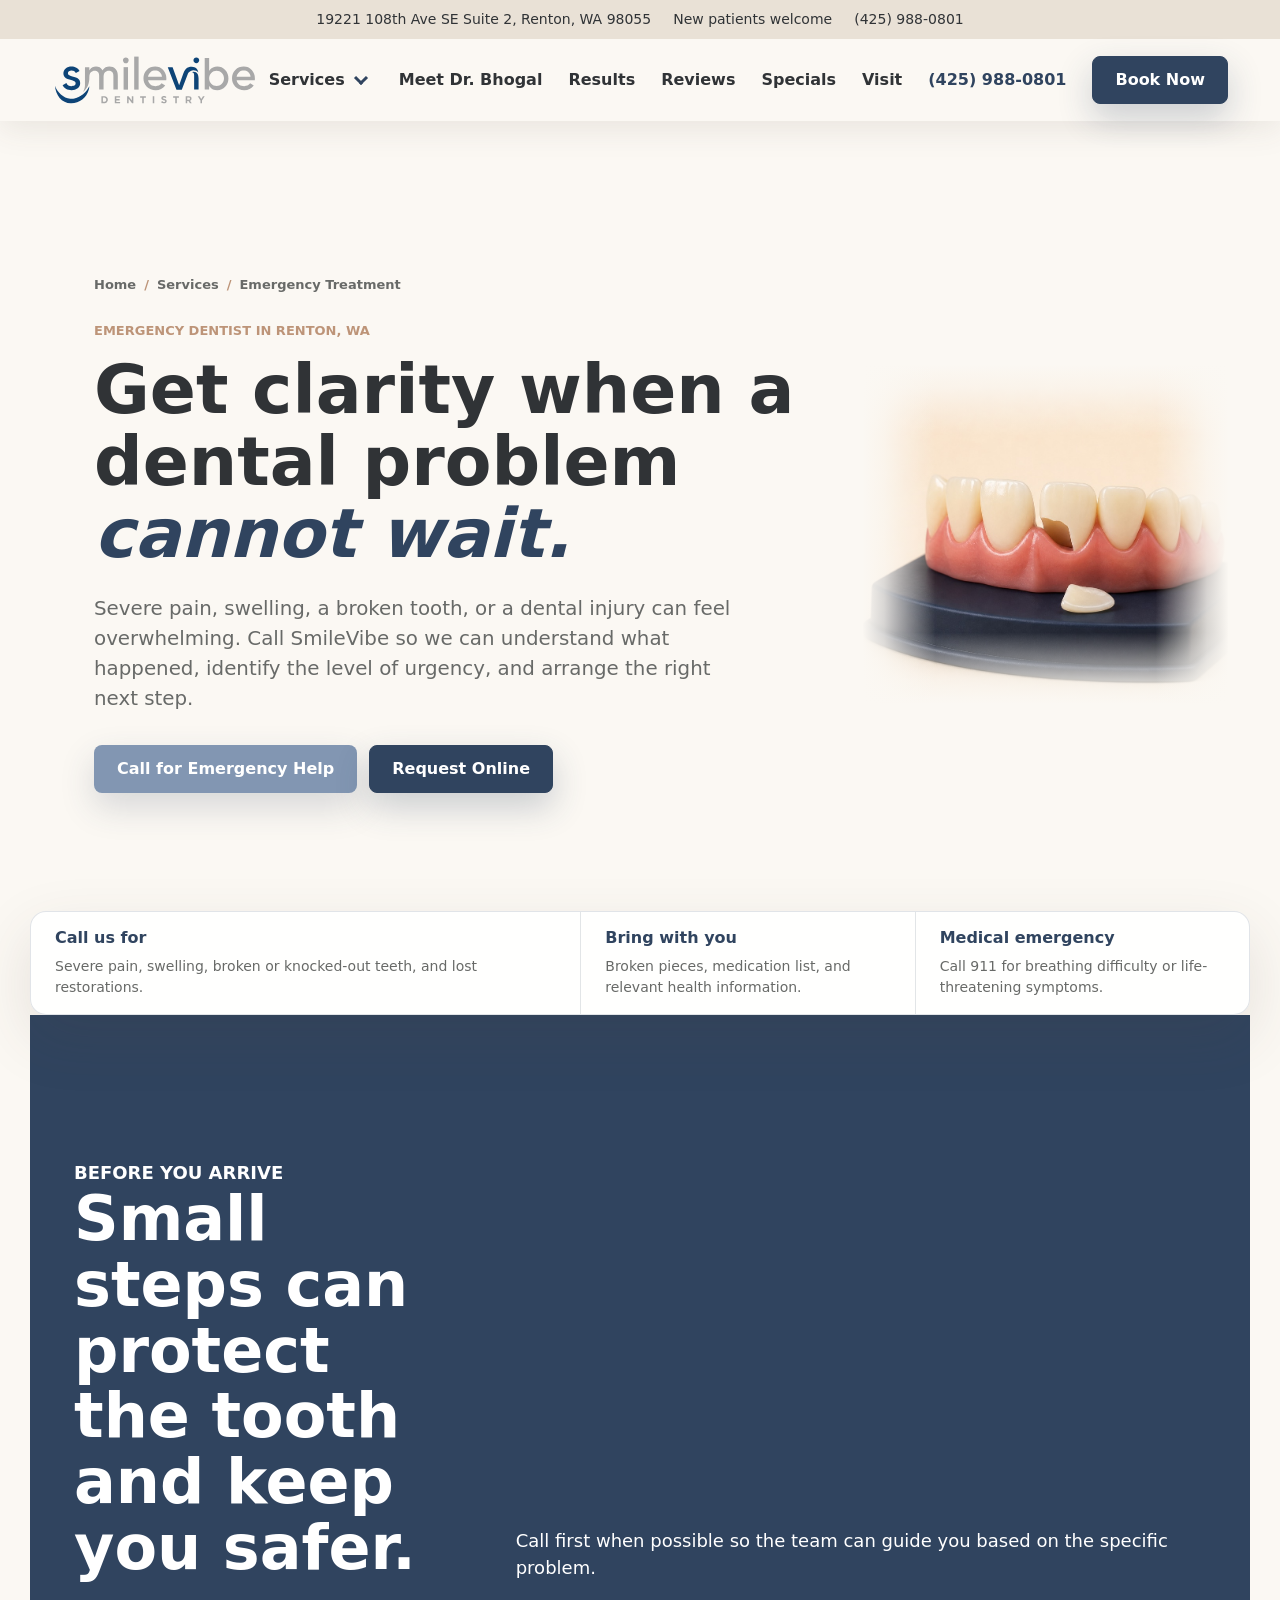
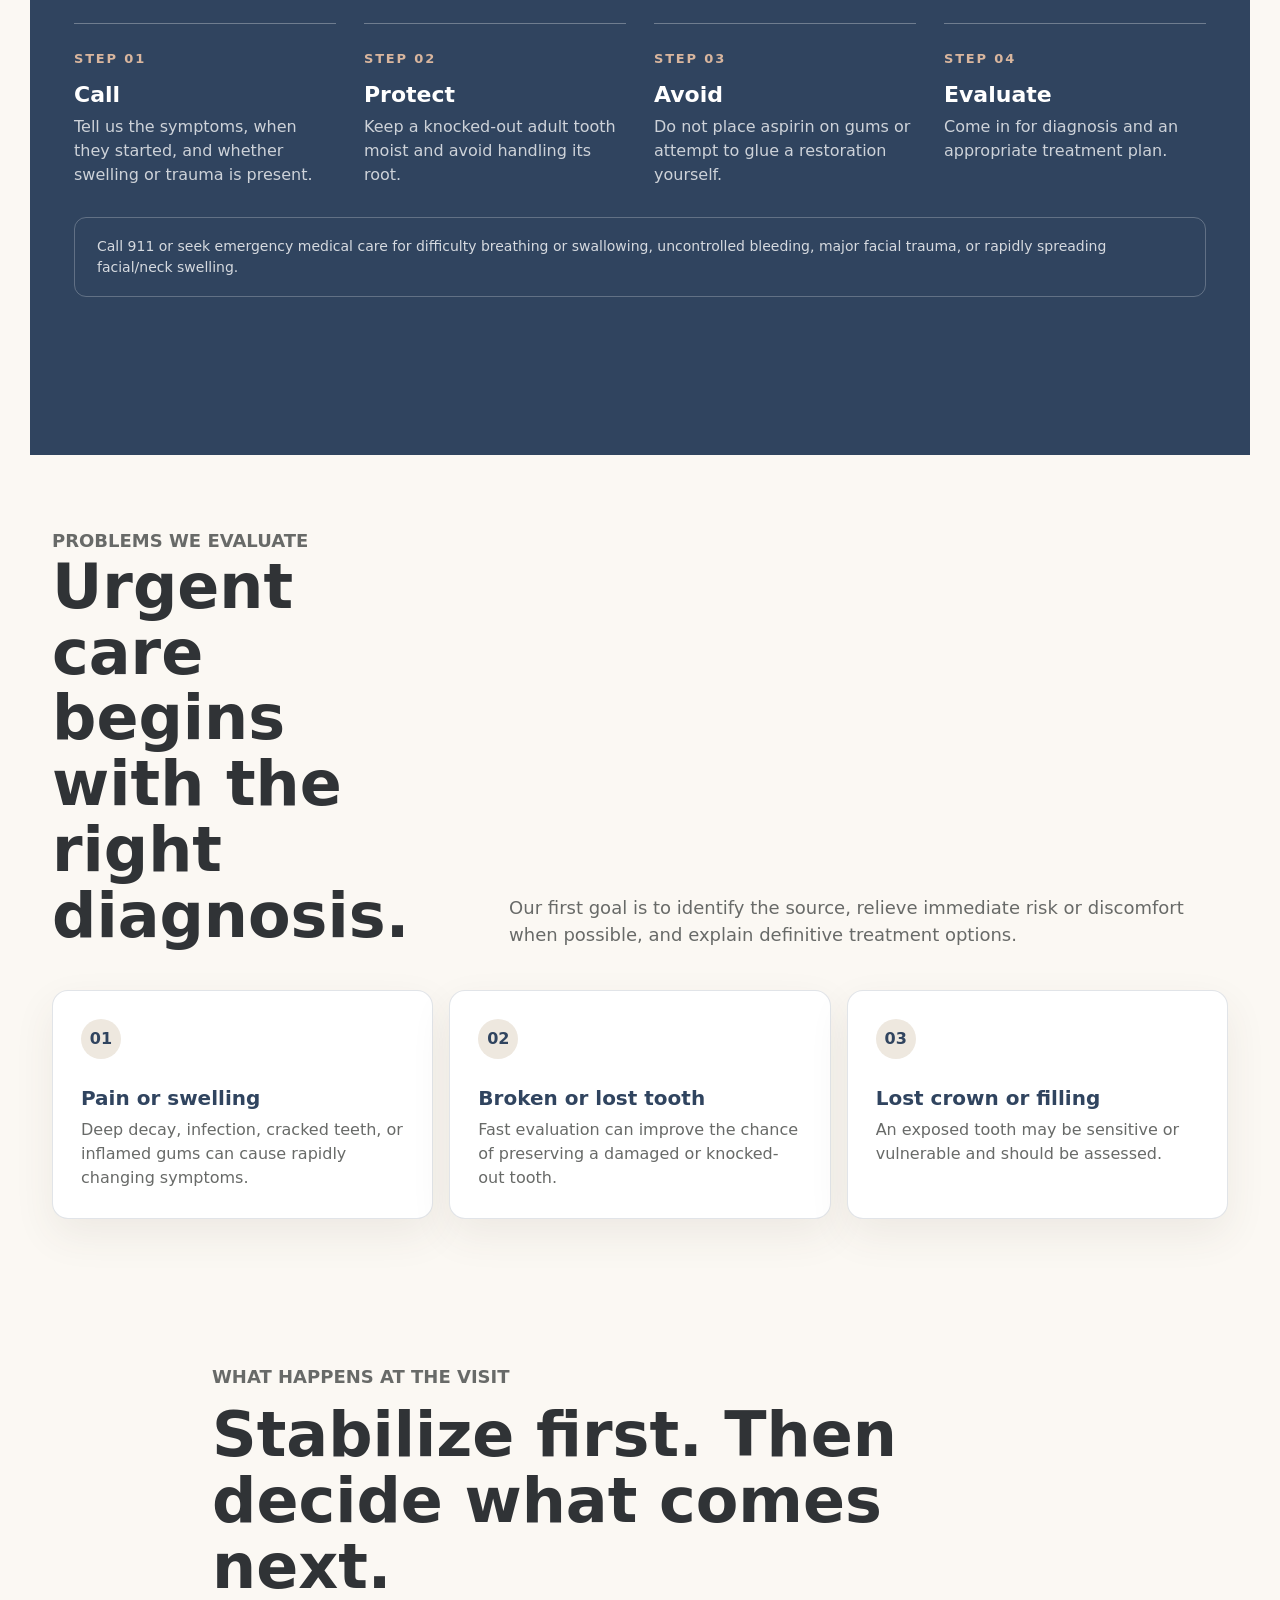
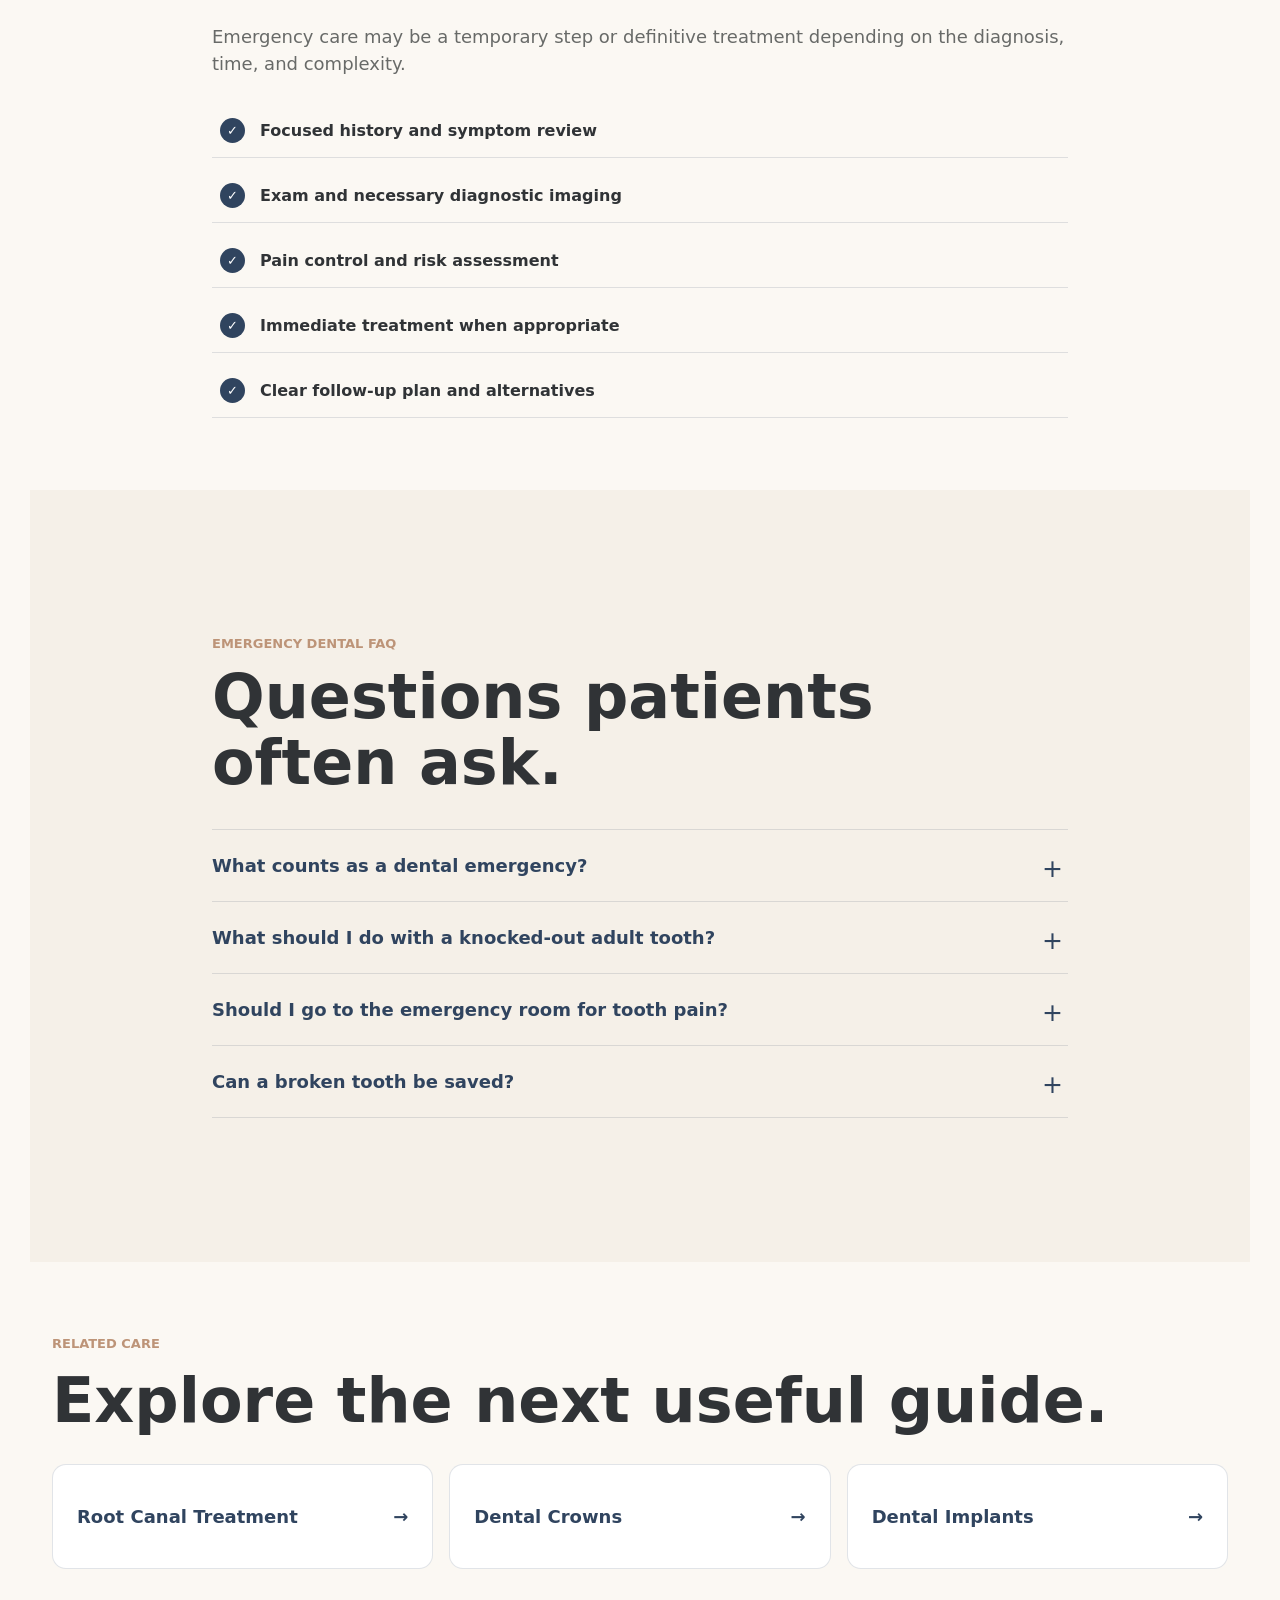
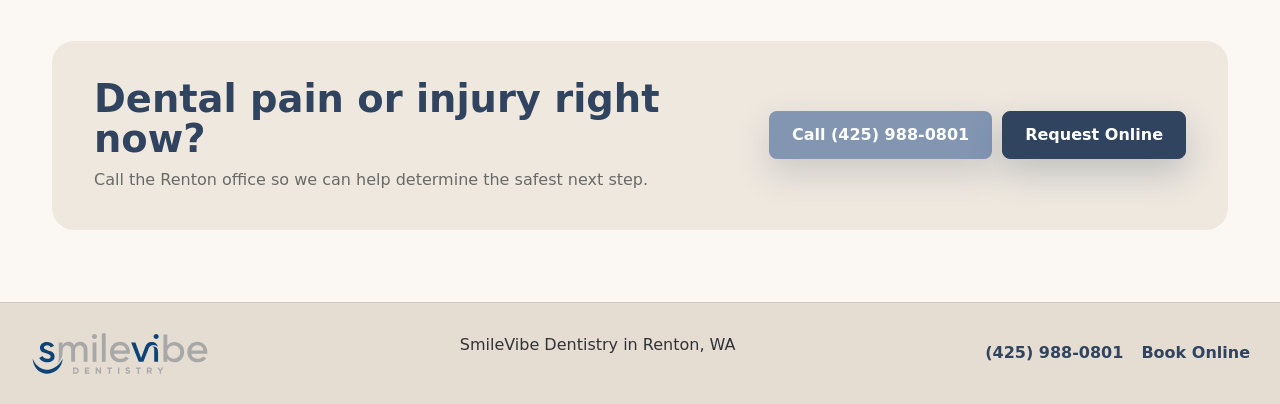
<file: services/emergency-treatment/index.html>
<!doctype html>
<html lang="en">
<head>
  <meta charset="utf-8"><meta name="viewport" content="width=device-width, initial-scale=1"><title>Emergency Dentist in Renton, WA | SmileVibe Dentistry</title>
  <meta name="description" content="Need an emergency dentist in Renton, WA? SmileVibe evaluates severe tooth pain, swelling, broken teeth, lost restorations, and dental injuries.">
  <link rel="canonical" href="https://smilevibedentistry.com/services/emergency-treatment/"><meta property="og:title" content="Emergency Dentist in Renton, WA"><meta property="og:description" content="Prompt evaluation for urgent dental pain, swelling, breaks, and injuries."><meta property="og:type" content="website"><meta property="og:url" content="https://smilevibedentistry.com/services/emergency-treatment/"><link rel="stylesheet" href="../../styles.css?v=centered-quick-facts-20260826">
  <script type="application/ld+json">{"@context":"https://schema.org","@graph":[{"@type":"Service","name":"Emergency Dental Treatment","serviceType":"Emergency dentistry","url":"https://smilevibedentistry.com/services/emergency-treatment/","areaServed":["Renton","Kent","Tukwila","Newcastle","Maple Valley","Covington"],"provider":{"@type":"Dentist","name":"SmileVibe Dentistry","telephone":"+1-425-988-0801","address":{"@type":"PostalAddress","streetAddress":"19221 108th Ave SE, Suite 2","addressLocality":"Renton","addressRegion":"WA","postalCode":"98055","addressCountry":"US"}}},{"@type":"FAQPage","mainEntity":[{"@type":"Question","name":"What is a dental emergency?","acceptedAnswer":{"@type":"Answer","text":"Severe pain, swelling, dental trauma, uncontrolled bleeding, a knocked-out tooth, or a rapidly worsening problem may need urgent evaluation."}},{"@type":"Question","name":"What should I do with a knocked-out adult tooth?","acceptedAnswer":{"@type":"Answer","text":"Handle it by the crown, not the root. If dirty, rinse gently without scrubbing, try to place it back in the socket, or keep it moist in milk, and seek immediate dental care."}},{"@type":"Question","name":"Should I go to the emergency room for tooth pain?","acceptedAnswer":{"@type":"Answer","text":"A dentist usually treats the dental source. Go to emergency medical care for trouble breathing or swallowing, significant facial trauma, uncontrolled bleeding, or rapidly spreading swelling."}},{"@type":"Question","name":"Can a broken tooth be saved?","acceptedAnswer":{"@type":"Answer","text":"Many broken teeth can be repaired, but the outcome depends on the fracture depth, nerve involvement, remaining structure, and supporting tissues."}}]}]}</script>
</head>
<body class="service-page"><div data-service-header></div><main>
  <section class="service-hero"><div class="service-hero-copy"><div class="service-breadcrumbs"><a href="../../">Home</a><span>/</span><a href="../../#services">Services</a><span>/</span>Emergency Treatment</div><p class="eyebrow">Emergency dentist in Renton, WA</p><h1>Get clarity when a dental problem <em>cannot wait.</em></h1><p class="service-lead">Severe pain, swelling, a broken tooth, or a dental injury can feel overwhelming. Call SmileVibe so we can understand what happened, identify the level of urgency, and arrange the right next step.</p><div class="service-hero-actions"><a class="button button-primary" href="tel:+14259880801">Call for Emergency Help</a><a class="button button-outline" href="https://book2.getweave.com/fd40893f-7887-414e-9cbc-70cbc3812518/request-appointment">Request Online</a></div></div><div class="service-hero-media"><img src="../../assets/service-models/emergency-treatment.jpg" alt="Dental teaching model showing a fractured front tooth and its fragment"></div></section>
  <section class="service-quick-answer" style="padding:0!important;min-height:0;height:auto"><div><strong>Call us for</strong><span>Severe pain, swelling, broken or knocked-out teeth, and lost restorations.</span></div><div><strong>Bring with you</strong><span>Broken pieces, medication list, and relevant health information.</span></div><div><strong>Medical emergency</strong><span>Call 911 for breathing difficulty or life-threatening symptoms.</span></div></section>
<section class="service-process-wrap"><div class="service-section"><div class="service-section-heading"><div><p class="eyebrow">Before you arrive</p><h2>Small steps can protect the tooth and keep you safer.</h2></div><p>Call first when possible so the team can guide you based on the specific problem.</p></div><div class="service-process"><article class="service-step"><span>Step 01</span><h3>Call</h3><p>Tell us the symptoms, when they started, and whether swelling or trauma is present.</p></article><article class="service-step"><span>Step 02</span><h3>Protect</h3><p>Keep a knocked-out adult tooth moist and avoid handling its root.</p></article><article class="service-step"><span>Step 03</span><h3>Avoid</h3><p>Do not place aspirin on gums or attempt to glue a restoration yourself.</p></article><article class="service-step"><span>Step 04</span><h3>Evaluate</h3><p>Come in for diagnosis and an appropriate treatment plan.</p></article></div><p class="service-note">Call 911 or seek emergency medical care for difficulty breathing or swallowing, uncontrolled bleeding, major facial trauma, or rapidly spreading facial/neck swelling.</p></div></section>
  <section class="service-section"><div class="service-section-heading"><div><p class="eyebrow">Problems we evaluate</p><h2>Urgent care begins with the right diagnosis.</h2></div><p>Our first goal is to identify the source, relieve immediate risk or discomfort when possible, and explain definitive treatment options.</p></div><div class="service-reasons"><article class="service-reason"><span>01</span><h3>Pain or swelling</h3><p>Deep decay, infection, cracked teeth, or inflamed gums can cause rapidly changing symptoms.</p></article><article class="service-reason"><span>02</span><h3>Broken or lost tooth</h3><p>Fast evaluation can improve the chance of preserving a damaged or knocked-out tooth.</p></article><article class="service-reason"><span>03</span><h3>Lost crown or filling</h3><p>An exposed tooth may be sensitive or vulnerable and should be assessed.</p></article></div></section>
  <section class="service-split"><div class="service-copy"><p class="eyebrow">What happens at the visit</p><h2>Stabilize first. Then decide what comes next.</h2><p>Emergency care may be a temporary step or definitive treatment depending on the diagnosis, time, and complexity.</p><ul class="service-checklist"><li>Focused history and symptom review</li><li>Exam and necessary diagnostic imaging</li><li>Pain control and risk assessment</li><li>Immediate treatment when appropriate</li><li>Clear follow-up plan and alternatives</li></ul></div></section>
  
  <section class="service-faq-wrap"><div class="service-faq"><p class="eyebrow">Emergency dental FAQ</p><h2>Questions patients often ask.</h2><details><summary>What counts as a dental emergency?</summary><p>Severe pain, swelling, dental trauma, uncontrolled bleeding, a knocked-out tooth, or a rapidly worsening problem may need urgent evaluation.</p></details><details><summary>What should I do with a knocked-out adult tooth?</summary><p>Handle it by the crown, rinse gently if dirty without scrubbing, try to place it back in the socket, or keep it moist in milk, and seek immediate dental care.</p></details><details><summary>Should I go to the emergency room for tooth pain?</summary><p>A dentist usually treats the dental source. Seek emergency medical care for trouble breathing or swallowing, significant facial trauma, uncontrolled bleeding, or rapidly spreading swelling.</p></details><details><summary>Can a broken tooth be saved?</summary><p>Many can be repaired, but the outcome depends on fracture depth, nerve involvement, remaining structure, and supporting tissues.</p></details></div></section>
  <section class="service-related"><p class="eyebrow">Related care</p><h2>Explore the next useful guide.</h2><div class="service-related-grid"><a href="../root-canal-treatment/?layout=compact-20260826">Root Canal Treatment</a><a href="../dental-crowns/?layout=compact-20260826">Dental Crowns</a><a href="../dental-implants/?layout=compact-20260826">Dental Implants</a></div></section>
  <section class="service-cta"><div><h2>Dental pain or injury right now?</h2><p>Call the Renton office so we can help determine the safest next step.</p></div><div class="service-cta-actions"><a class="button button-primary" href="tel:+14259880801">Call (425) 988-0801</a><a class="button button-outline" href="https://book2.getweave.com/fd40893f-7887-414e-9cbc-70cbc3812518/request-appointment">Request Online</a></div></section>
</main><div data-service-footer></div><script src="../../script.js?v=compact-service-navigation-20260826"></script></body></html>
</file>
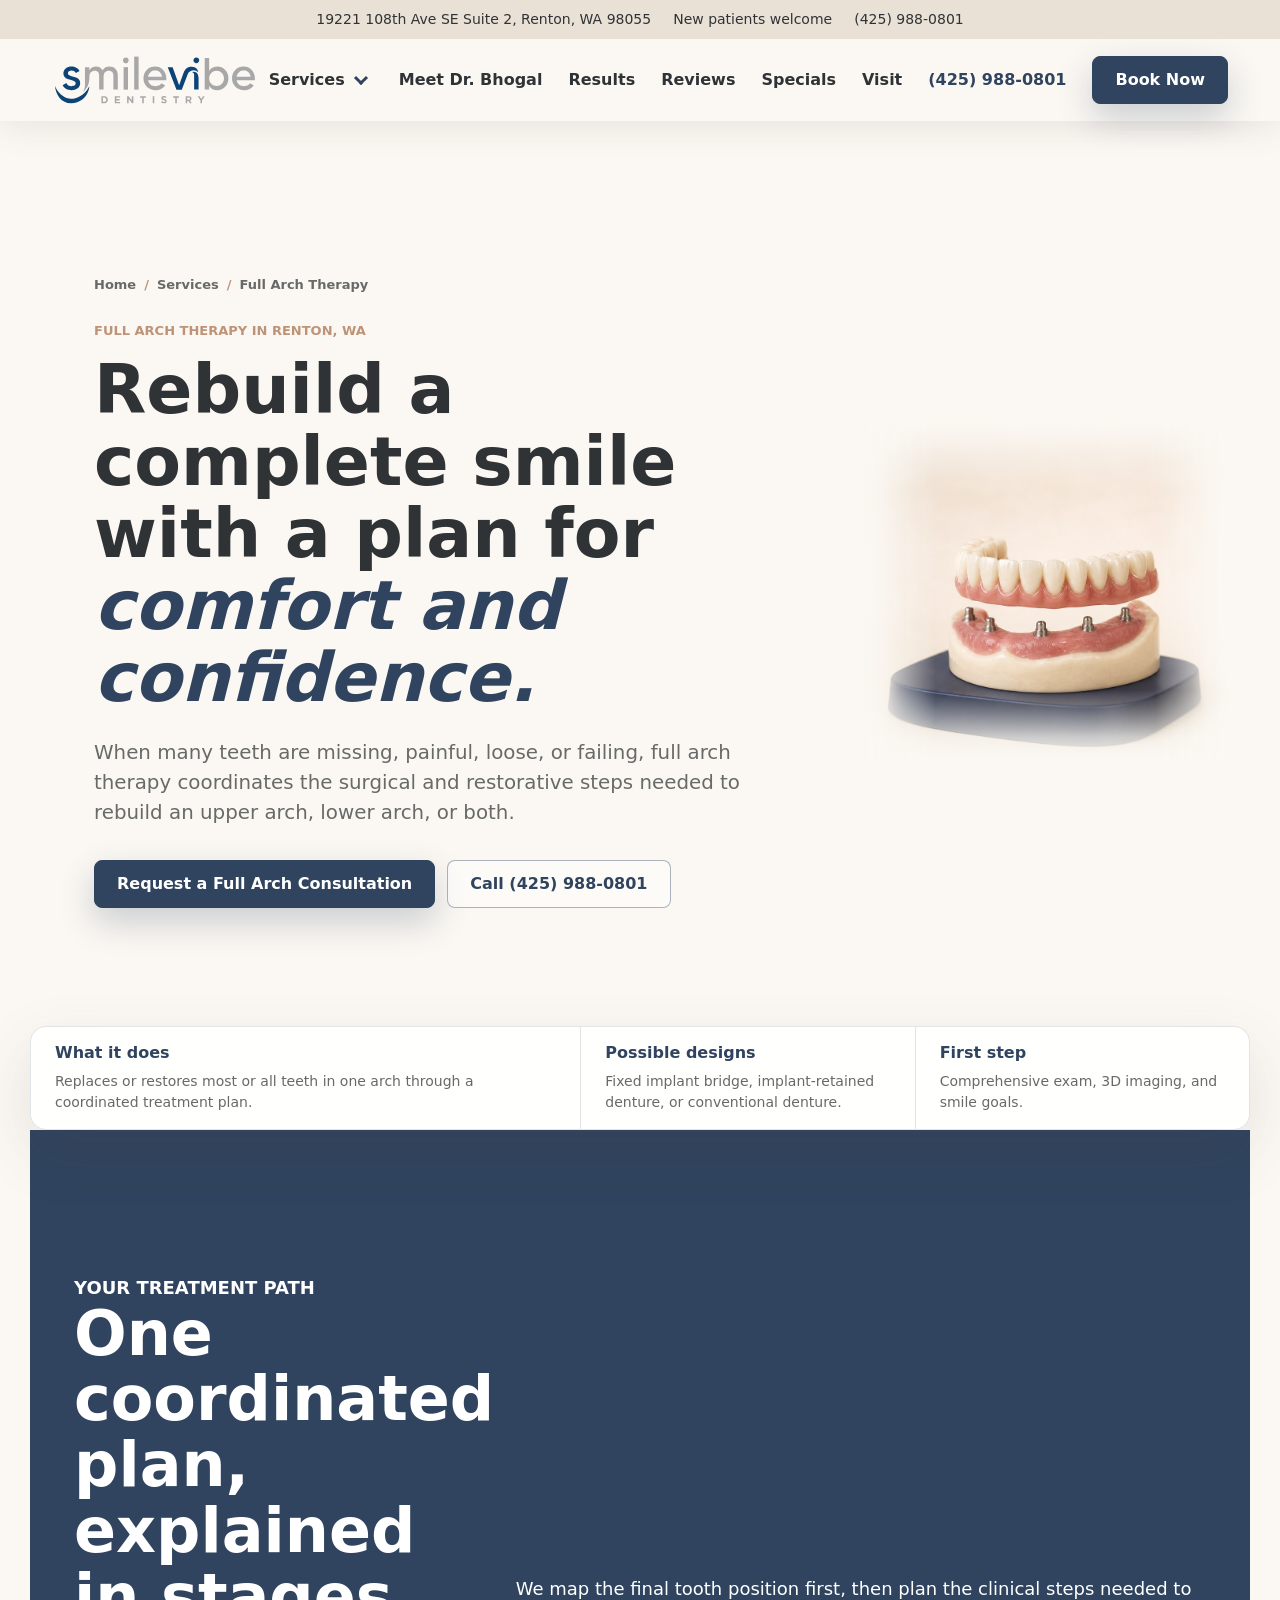
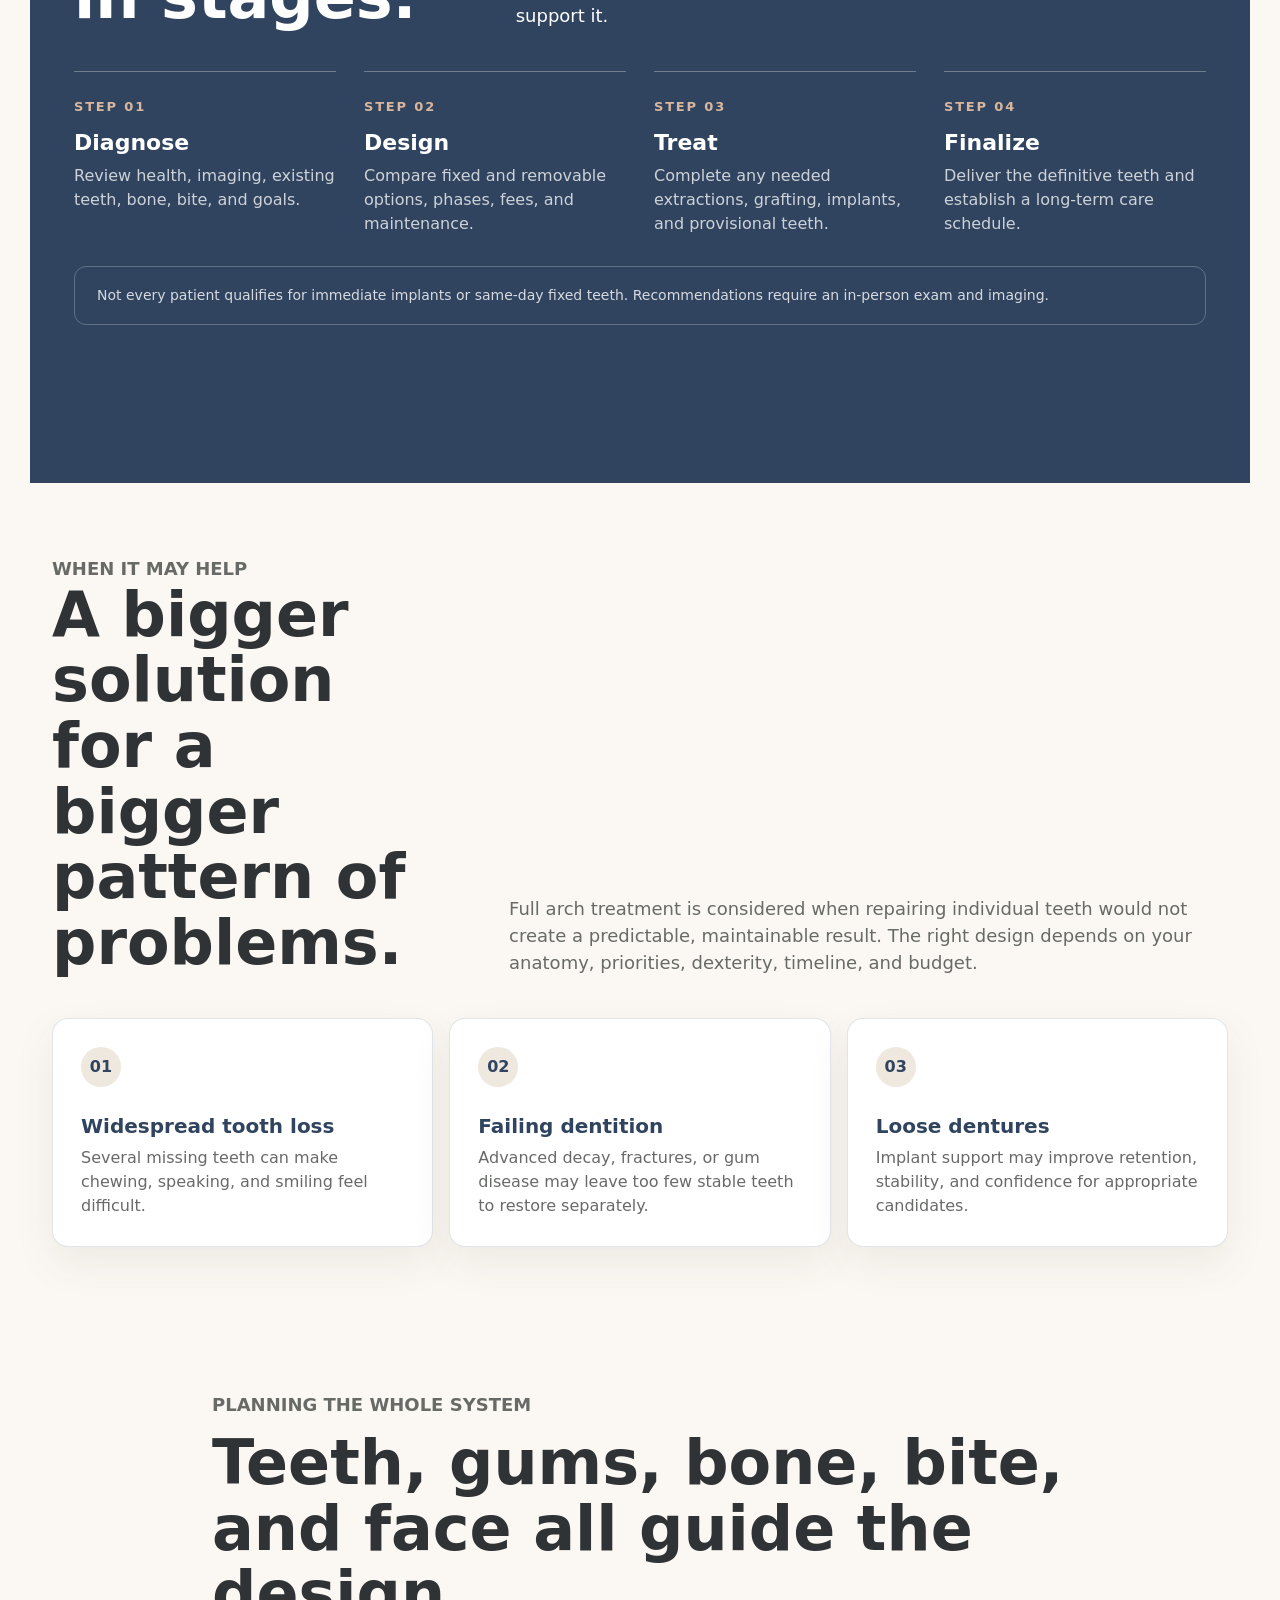
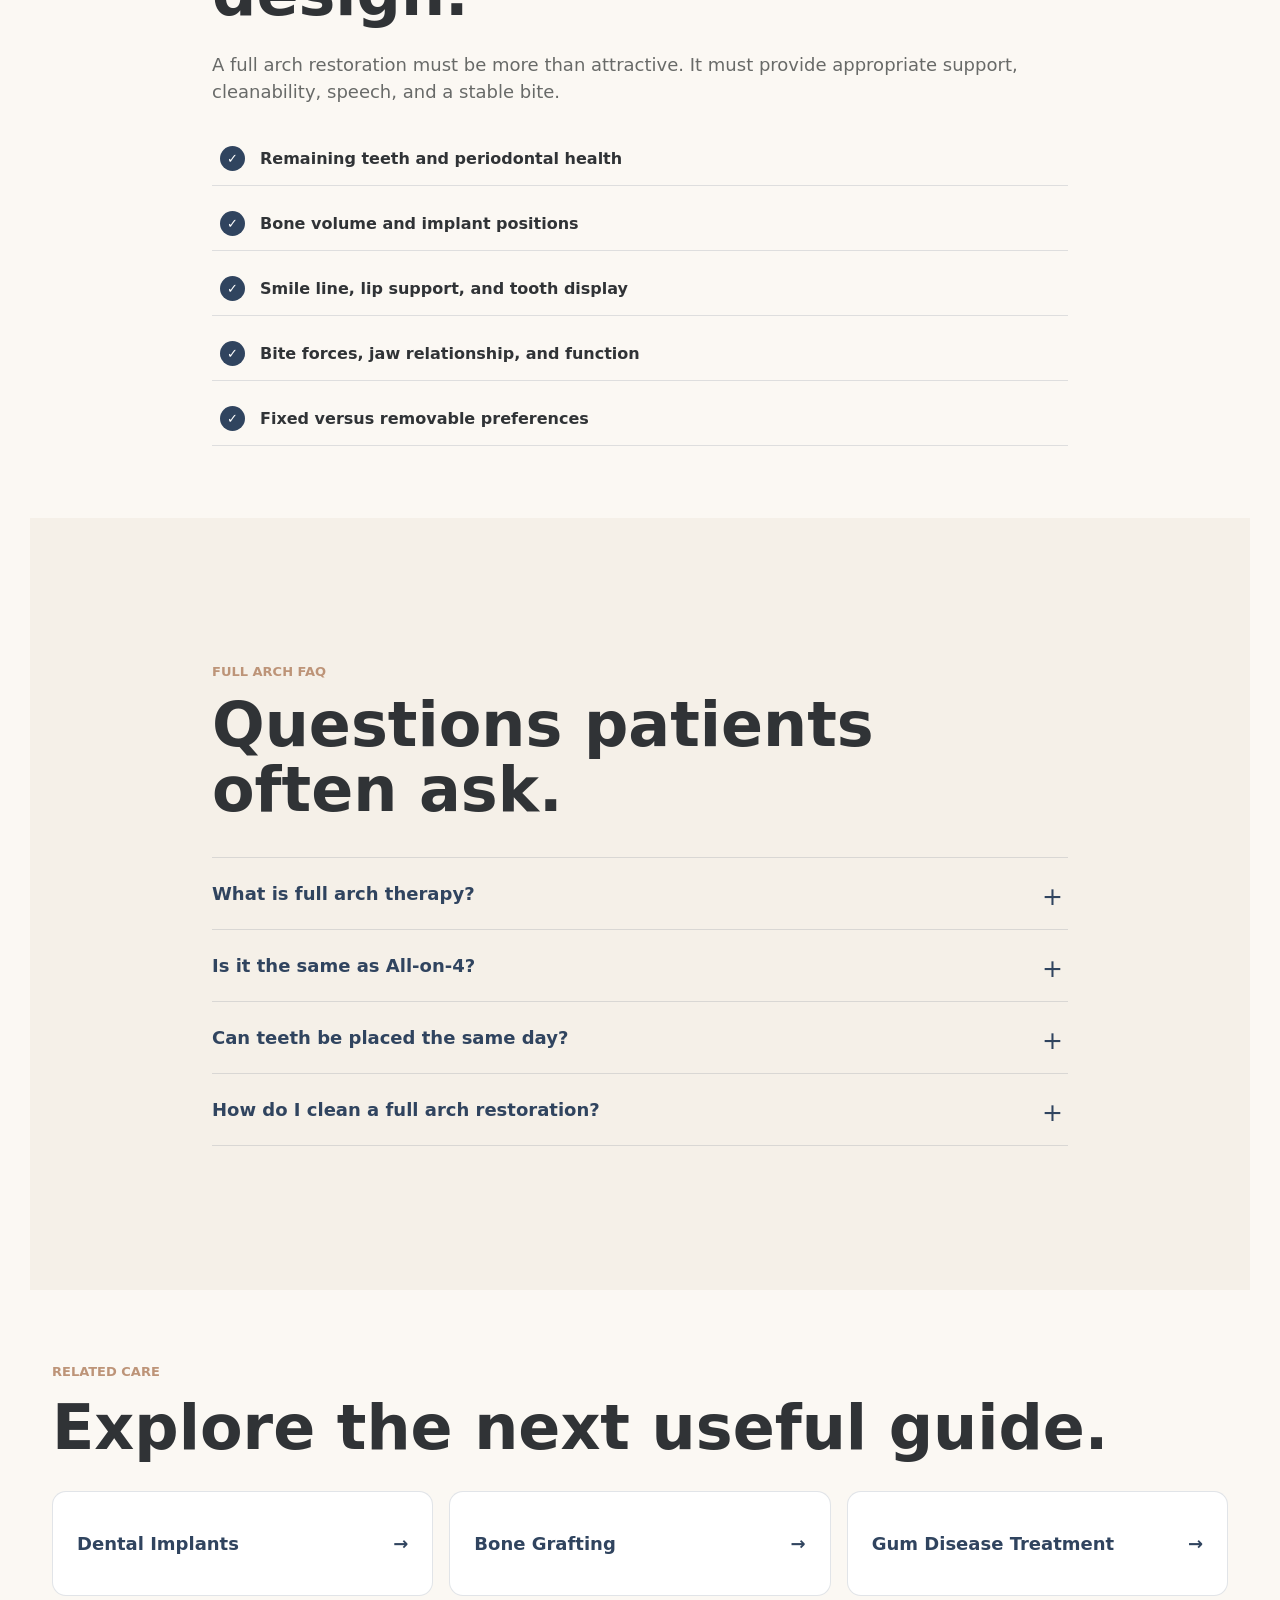
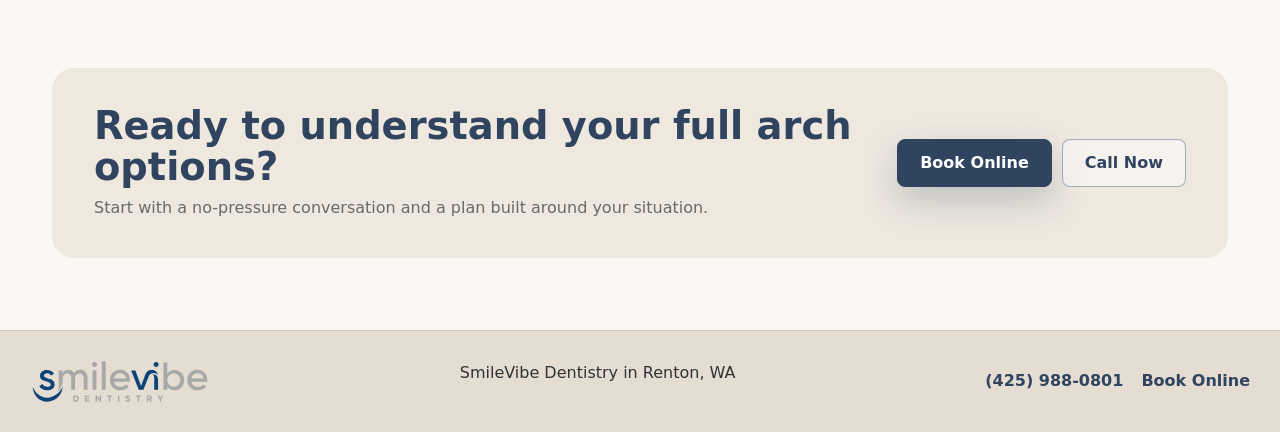
<file: services/full-arch-therapy/index.html>
<!doctype html>
<html lang="en">
<head>
  <meta charset="utf-8"><meta name="viewport" content="width=device-width, initial-scale=1">
  <title>Full Arch Therapy in Renton, WA | SmileVibe Dentistry</title>
  <meta name="description" content="Learn about full arch therapy in Renton, WA for extensive tooth loss or failing teeth, including candidacy, planning, treatment steps, and FAQs.">
  <link rel="canonical" href="https://smilevibedentistry.com/services/full-arch-therapy/">
  <meta property="og:title" content="Full Arch Therapy in Renton, WA | SmileVibe Dentistry"><meta property="og:description" content="A patient-friendly guide to rebuilding a full upper or lower arch with SmileVibe Dentistry."><meta property="og:type" content="website"><meta property="og:url" content="https://smilevibedentistry.com/services/full-arch-therapy/">
  <link rel="stylesheet" href="../../styles.css?v=centered-quick-facts-20260826">
  <script type="application/ld+json">{"@context":"https://schema.org","@graph":[{"@type":"Service","name":"Full Arch Therapy","serviceType":"Full arch dental reconstruction","url":"https://smilevibedentistry.com/services/full-arch-therapy/","areaServed":["Renton","Kent","Tukwila","Newcastle","Maple Valley","Covington"],"provider":{"@type":"Dentist","name":"SmileVibe Dentistry","telephone":"+1-425-988-0801","address":{"@type":"PostalAddress","streetAddress":"19221 108th Ave SE, Suite 2","addressLocality":"Renton","addressRegion":"WA","postalCode":"98055","addressCountry":"US"}}},{"@type":"FAQPage","mainEntity":[{"@type":"Question","name":"What is full arch therapy?","acceptedAnswer":{"@type":"Answer","text":"Full arch therapy rebuilds most or all teeth in an upper or lower arch using a coordinated restorative plan, which may include implant-supported or removable teeth."}},{"@type":"Question","name":"Is full arch therapy the same as All-on-4?","acceptedAnswer":{"@type":"Answer","text":"All-on-4 is one implant configuration. Full arch therapy is a broader category and the number and position of implants depend on anatomy and the restorative plan."}},{"@type":"Question","name":"Can teeth be placed the same day?","acceptedAnswer":{"@type":"Answer","text":"Some patients may qualify for a same-day provisional arch, but stability, bone, bite, health, and healing factors determine whether that approach is appropriate."}},{"@type":"Question","name":"How do I clean a full arch restoration?","acceptedAnswer":{"@type":"Answer","text":"Home care commonly includes brushing and cleaning underneath the restoration with tools recommended for your design, plus regular professional maintenance."}}]}]}</script>
</head>
<body class="service-page">
  <div data-service-header></div>
  <main>
    <section class="service-hero">
      <div class="service-hero-copy"><div class="service-breadcrumbs"><a href="../../">Home</a><span>/</span><a href="../../#services">Services</a><span>/</span>Full Arch Therapy</div><p class="eyebrow">Full arch therapy in Renton, WA</p><h1>Rebuild a complete smile with a plan for <em>comfort and confidence.</em></h1><p class="service-lead">When many teeth are missing, painful, loose, or failing, full arch therapy coordinates the surgical and restorative steps needed to rebuild an upper arch, lower arch, or both.</p><div class="service-hero-actions"><a class="button button-primary" href="https://book2.getweave.com/fd40893f-7887-414e-9cbc-70cbc3812518/request-appointment">Request a Full Arch Consultation</a><a class="button button-outline" href="tel:+14259880801">Call (425) 988-0801</a></div></div>
      <div class="service-hero-media"><img src="../../assets/service-models/full-arch-therapy.jpg" alt="Dental teaching model showing an implant-supported full arch"></div>
    </section>
    <section class="service-quick-answer" style="padding:0!important;min-height:0;height:auto"><div><strong>What it does</strong><span>Replaces or restores most or all teeth in one arch through a coordinated treatment plan.</span></div><div><strong>Possible designs</strong><span>Fixed implant bridge, implant-retained denture, or conventional denture.</span></div><div><strong>First step</strong><span>Comprehensive exam, 3D imaging, and smile goals.</span></div></section>
<section class="service-process-wrap"><div class="service-section"><div class="service-section-heading"><div><p class="eyebrow">Your treatment path</p><h2>One coordinated plan, explained in stages.</h2></div><p>We map the final tooth position first, then plan the clinical steps needed to support it.</p></div><div class="service-process"><article class="service-step"><span>Step 01</span><h3>Diagnose</h3><p>Review health, imaging, existing teeth, bone, bite, and goals.</p></article><article class="service-step"><span>Step 02</span><h3>Design</h3><p>Compare fixed and removable options, phases, fees, and maintenance.</p></article><article class="service-step"><span>Step 03</span><h3>Treat</h3><p>Complete any needed extractions, grafting, implants, and provisional teeth.</p></article><article class="service-step"><span>Step 04</span><h3>Finalize</h3><p>Deliver the definitive teeth and establish a long-term care schedule.</p></article></div><p class="service-note">Not every patient qualifies for immediate implants or same-day fixed teeth. Recommendations require an in-person exam and imaging.</p></div></section>
    <section class="service-section"><div class="service-section-heading"><div><p class="eyebrow">When it may help</p><h2>A bigger solution for a bigger pattern of problems.</h2></div><p>Full arch treatment is considered when repairing individual teeth would not create a predictable, maintainable result. The right design depends on your anatomy, priorities, dexterity, timeline, and budget.</p></div><div class="service-reasons">
      <article class="service-reason"><span>01</span><h3>Widespread tooth loss</h3><p>Several missing teeth can make chewing, speaking, and smiling feel difficult.</p></article><article class="service-reason"><span>02</span><h3>Failing dentition</h3><p>Advanced decay, fractures, or gum disease may leave too few stable teeth to restore separately.</p></article><article class="service-reason"><span>03</span><h3>Loose dentures</h3><p>Implant support may improve retention, stability, and confidence for appropriate candidates.</p></article>
    </div></section>
    <section class="service-split"><div class="service-copy"><p class="eyebrow">Planning the whole system</p><h2>Teeth, gums, bone, bite, and face all guide the design.</h2><p>A full arch restoration must be more than attractive. It must provide appropriate support, cleanability, speech, and a stable bite.</p><ul class="service-checklist"><li>Remaining teeth and periodontal health</li><li>Bone volume and implant positions</li><li>Smile line, lip support, and tooth display</li><li>Bite forces, jaw relationship, and function</li><li>Fixed versus removable preferences</li></ul></div></section>
    
    <section class="service-faq-wrap"><div class="service-faq"><p class="eyebrow">Full arch FAQ</p><h2>Questions patients often ask.</h2><details><summary>What is full arch therapy?</summary><p>It rebuilds most or all teeth in an upper or lower arch using a coordinated restorative plan, which may include implant-supported or removable teeth.</p></details><details><summary>Is it the same as All-on-4?</summary><p>All-on-4 is one implant configuration. Full arch therapy is broader, and the number and position of implants depend on anatomy and the restorative plan.</p></details><details><summary>Can teeth be placed the same day?</summary><p>Some patients may qualify for a same-day provisional arch, but stability, bone, bite, health, and healing factors determine whether it is appropriate.</p></details><details><summary>How do I clean a full arch restoration?</summary><p>Home care commonly includes brushing and cleaning underneath the restoration with tools recommended for your design, plus regular professional maintenance.</p></details></div></section>
    <section class="service-related"><p class="eyebrow">Related care</p><h2>Explore the next useful guide.</h2><div class="service-related-grid"><a href="../dental-implants/?layout=compact-20260826">Dental Implants</a><a href="../bone-grafting/?layout=compact-20260826">Bone Grafting</a><a href="../deep-cleaning-gum-disease/?layout=compact-20260826">Gum Disease Treatment</a></div></section>
    <section class="service-cta"><div><h2>Ready to understand your full arch options?</h2><p>Start with a no-pressure conversation and a plan built around your situation.</p></div><div class="service-cta-actions"><a class="button button-primary" href="https://book2.getweave.com/fd40893f-7887-414e-9cbc-70cbc3812518/request-appointment">Book Online</a><a class="button button-outline" href="tel:+14259880801">Call Now</a></div></section>
  </main>
  <div data-service-footer></div><script src="../../script.js?v=compact-service-navigation-20260826"></script>
</body>
</html>
</file>
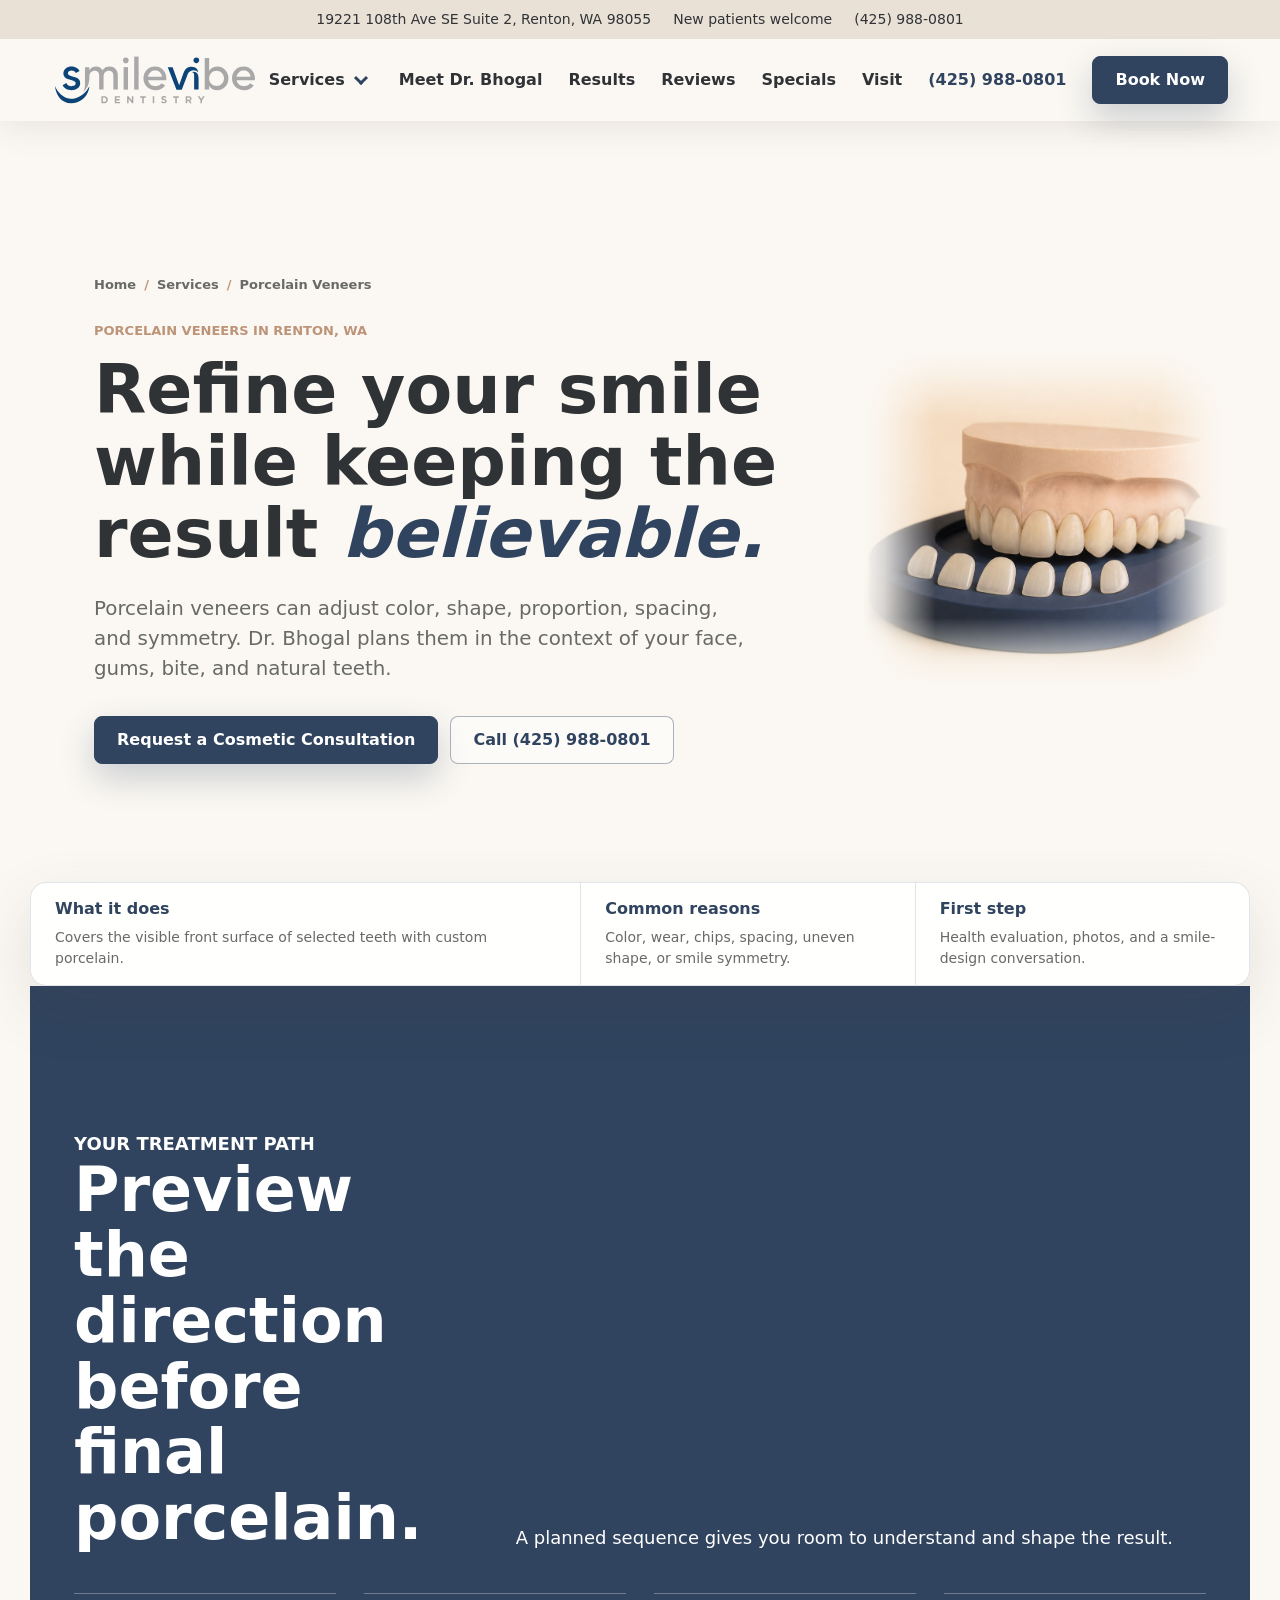
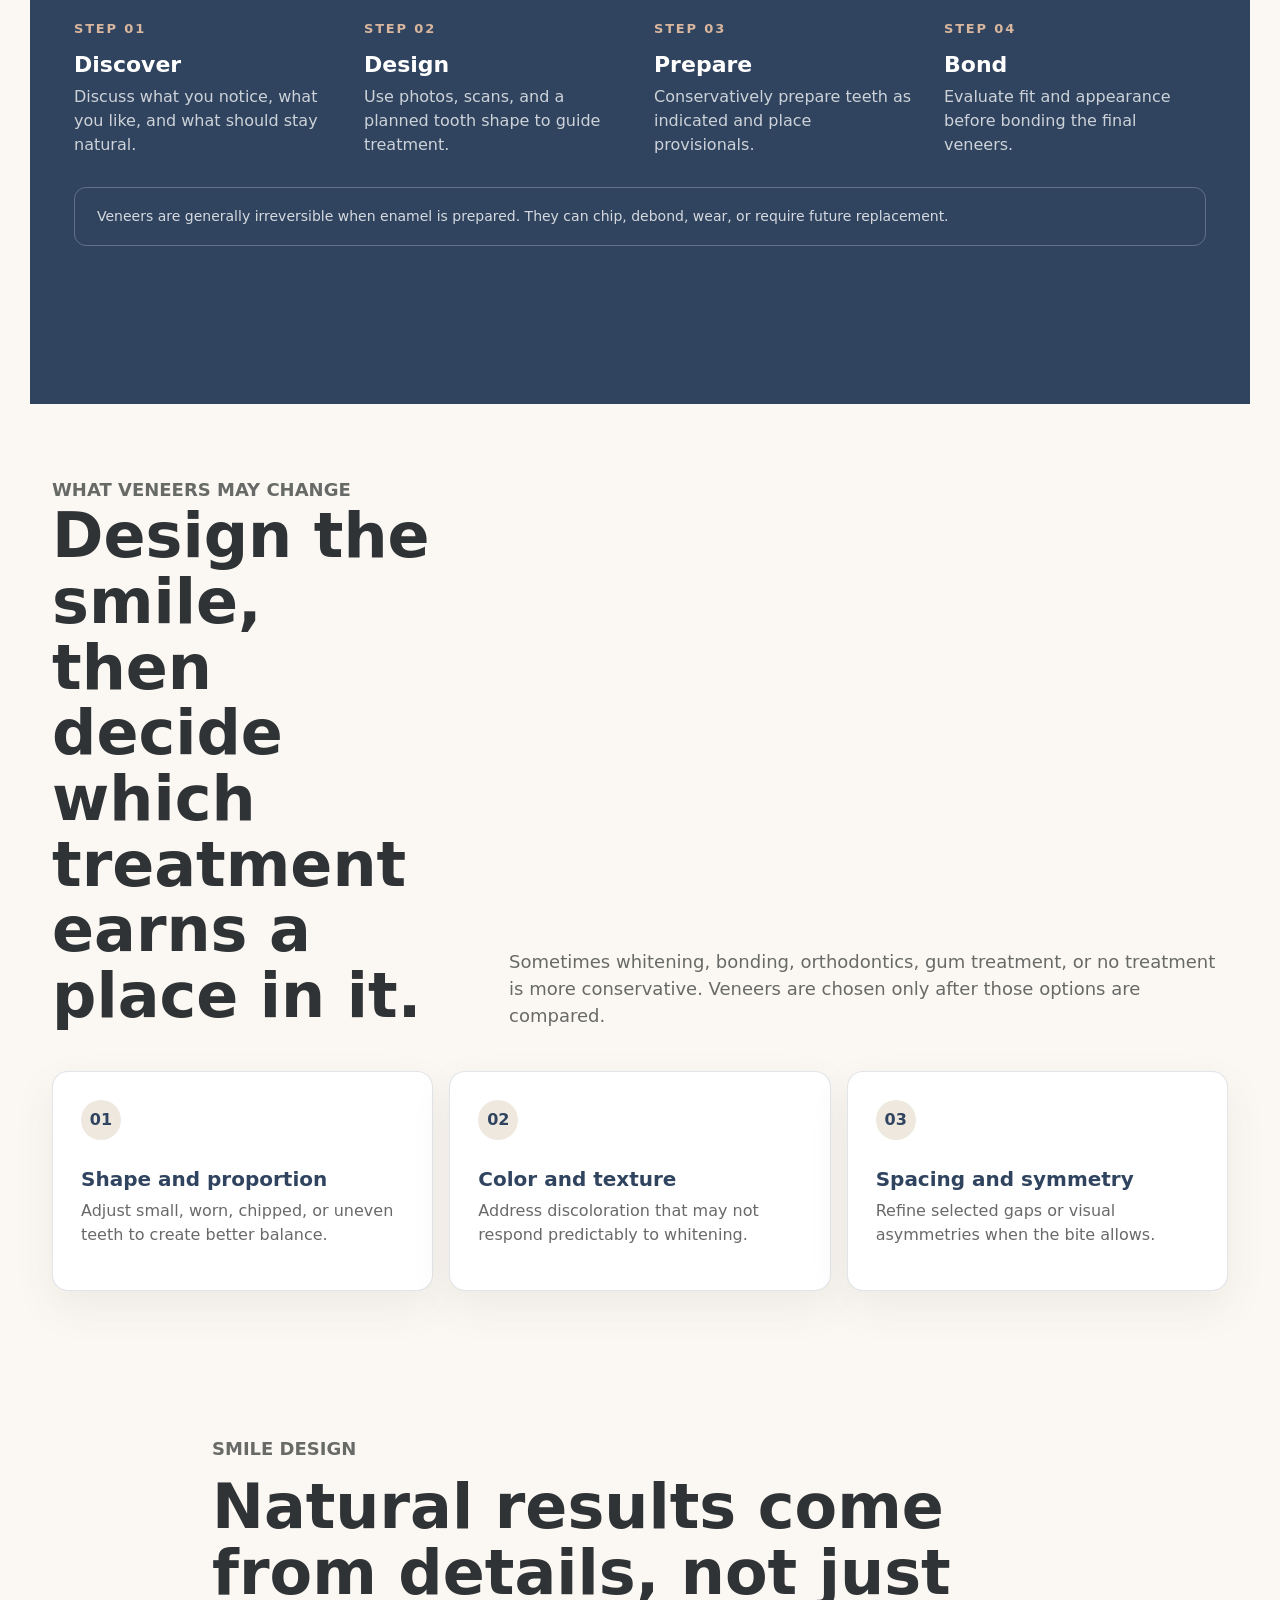
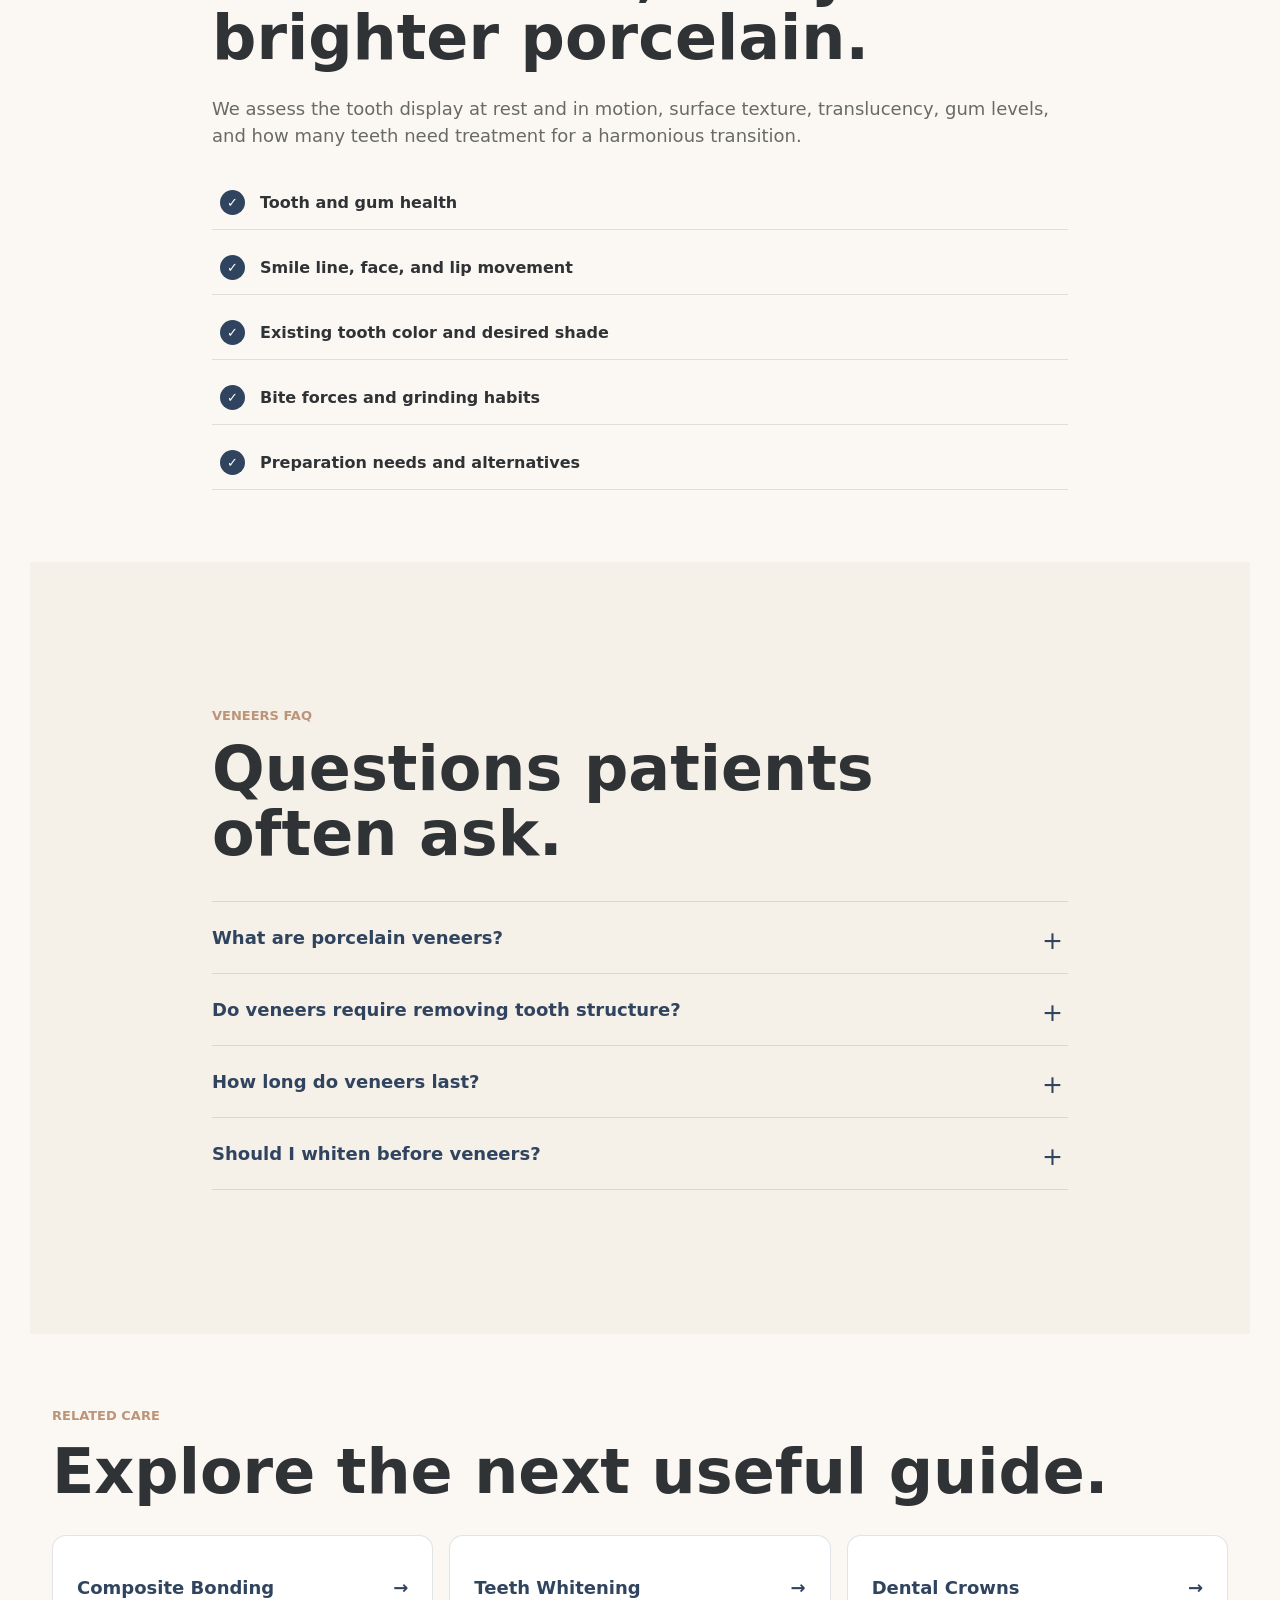
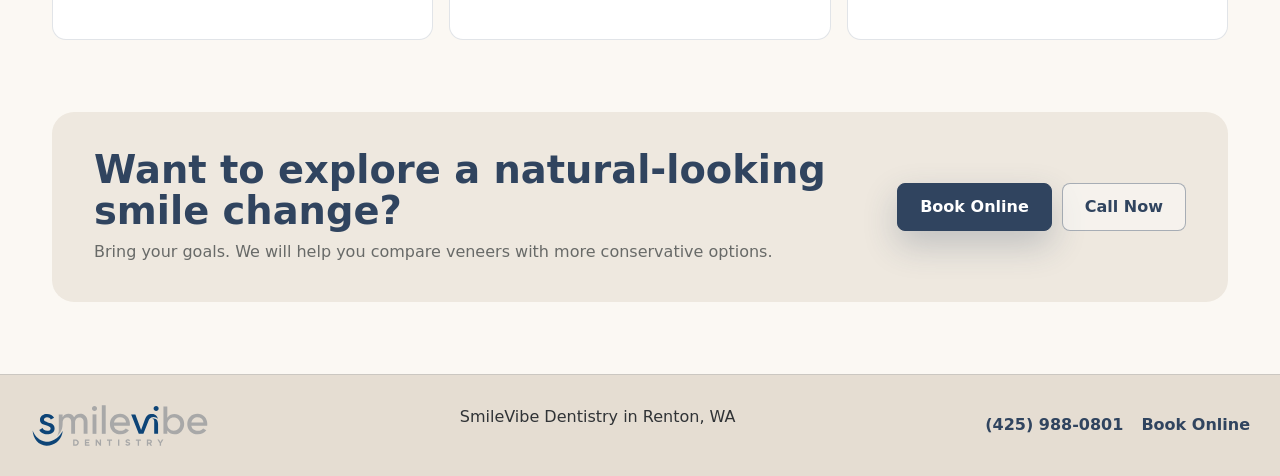
<file: services/porcelain-veneers/index.html>
<!doctype html>
<html lang="en">
<head>
  <meta charset="utf-8"><meta name="viewport" content="width=device-width, initial-scale=1"><title>Porcelain Veneers in Renton, WA | SmileVibe Dentistry</title>
  <meta name="description" content="Explore porcelain veneers in Renton, WA for tooth shape, color, wear, spacing, and smile symmetry. Learn candidacy, planning, treatment steps, and FAQs.">
  <link rel="canonical" href="https://smilevibedentistry.com/services/porcelain-veneers/"><meta property="og:title" content="Porcelain Veneers in Renton, WA"><meta property="og:description" content="A personalized approach to natural-looking porcelain veneers at SmileVibe Dentistry."><meta property="og:type" content="website"><meta property="og:url" content="https://smilevibedentistry.com/services/porcelain-veneers/"><link rel="stylesheet" href="../../styles.css?v=centered-quick-facts-20260826">
  <script type="application/ld+json">{"@context":"https://schema.org","@graph":[{"@type":"Service","name":"Porcelain Veneers","serviceType":"Cosmetic porcelain veneers","url":"https://smilevibedentistry.com/services/porcelain-veneers/","areaServed":["Renton","Kent","Tukwila","Newcastle","Maple Valley","Covington"],"provider":{"@type":"Dentist","name":"SmileVibe Dentistry","telephone":"+1-425-988-0801","address":{"@type":"PostalAddress","streetAddress":"19221 108th Ave SE, Suite 2","addressLocality":"Renton","addressRegion":"WA","postalCode":"98055","addressCountry":"US"}}},{"@type":"FAQPage","mainEntity":[{"@type":"Question","name":"What are porcelain veneers?","acceptedAnswer":{"@type":"Answer","text":"Veneers are thin custom porcelain restorations bonded to the front of selected teeth to change shape, color, proportion, or symmetry."}},{"@type":"Question","name":"Do veneers require removing tooth structure?","acceptedAnswer":{"@type":"Answer","text":"Many veneers require some enamel preparation. The amount depends on tooth position, color, shape, and the planned result."}},{"@type":"Question","name":"How long do porcelain veneers last?","acceptedAnswer":{"@type":"Answer","text":"Longevity varies with bite, habits, oral health, material, design, and maintenance. Veneers may eventually need repair or replacement."}},{"@type":"Question","name":"Should I whiten before veneers?","acceptedAnswer":{"@type":"Answer","text":"Often whitening is considered first because porcelain color will not change later. The sequence depends on the overall smile plan."}}]}]}</script>
</head>
<body class="service-page"><div data-service-header></div><main>
  <section class="service-hero"><div class="service-hero-copy"><div class="service-breadcrumbs"><a href="../../">Home</a><span>/</span><a href="../../#services">Services</a><span>/</span>Porcelain Veneers</div><p class="eyebrow">Porcelain veneers in Renton, WA</p><h1>Refine your smile while keeping the result <em>believable.</em></h1><p class="service-lead">Porcelain veneers can adjust color, shape, proportion, spacing, and symmetry. Dr. Bhogal plans them in the context of your face, gums, bite, and natural teeth.</p><div class="service-hero-actions"><a class="button button-primary" href="https://book2.getweave.com/fd40893f-7887-414e-9cbc-70cbc3812518/request-appointment">Request a Cosmetic Consultation</a><a class="button button-outline" href="tel:+14259880801">Call (425) 988-0801</a></div></div><div class="service-hero-media"><img src="../../assets/service-models/porcelain-veneers.jpg" alt="Dental model with thin porcelain veneer shells"></div></section>
  <section class="service-quick-answer" style="padding:0!important;min-height:0;height:auto"><div><strong>What it does</strong><span>Covers the visible front surface of selected teeth with custom porcelain.</span></div><div><strong>Common reasons</strong><span>Color, wear, chips, spacing, uneven shape, or smile symmetry.</span></div><div><strong>First step</strong><span>Health evaluation, photos, and a smile-design conversation.</span></div></section>
<section class="service-process-wrap"><div class="service-section"><div class="service-section-heading"><div><p class="eyebrow">Your treatment path</p><h2>Preview the direction before final porcelain.</h2></div><p>A planned sequence gives you room to understand and shape the result.</p></div><div class="service-process"><article class="service-step"><span>Step 01</span><h3>Discover</h3><p>Discuss what you notice, what you like, and what should stay natural.</p></article><article class="service-step"><span>Step 02</span><h3>Design</h3><p>Use photos, scans, and a planned tooth shape to guide treatment.</p></article><article class="service-step"><span>Step 03</span><h3>Prepare</h3><p>Conservatively prepare teeth as indicated and place provisionals.</p></article><article class="service-step"><span>Step 04</span><h3>Bond</h3><p>Evaluate fit and appearance before bonding the final veneers.</p></article></div><p class="service-note">Veneers are generally irreversible when enamel is prepared. They can chip, debond, wear, or require future replacement.</p></div></section>
  <section class="service-section"><div class="service-section-heading"><div><p class="eyebrow">What veneers may change</p><h2>Design the smile, then decide which treatment earns a place in it.</h2></div><p>Sometimes whitening, bonding, orthodontics, gum treatment, or no treatment is more conservative. Veneers are chosen only after those options are compared.</p></div><div class="service-reasons"><article class="service-reason"><span>01</span><h3>Shape and proportion</h3><p>Adjust small, worn, chipped, or uneven teeth to create better balance.</p></article><article class="service-reason"><span>02</span><h3>Color and texture</h3><p>Address discoloration that may not respond predictably to whitening.</p></article><article class="service-reason"><span>03</span><h3>Spacing and symmetry</h3><p>Refine selected gaps or visual asymmetries when the bite allows.</p></article></div></section>
  <section class="service-split"><div class="service-copy"><p class="eyebrow">Smile design</p><h2>Natural results come from details, not just brighter porcelain.</h2><p>We assess the tooth display at rest and in motion, surface texture, translucency, gum levels, and how many teeth need treatment for a harmonious transition.</p><ul class="service-checklist"><li>Tooth and gum health</li><li>Smile line, face, and lip movement</li><li>Existing tooth color and desired shade</li><li>Bite forces and grinding habits</li><li>Preparation needs and alternatives</li></ul></div></section>
  
  <section class="service-faq-wrap"><div class="service-faq"><p class="eyebrow">Veneers FAQ</p><h2>Questions patients often ask.</h2><details><summary>What are porcelain veneers?</summary><p>Veneers are thin custom porcelain restorations bonded to the front of selected teeth to change shape, color, proportion, or symmetry.</p></details><details><summary>Do veneers require removing tooth structure?</summary><p>Many require some enamel preparation. The amount depends on tooth position, color, shape, and the planned result.</p></details><details><summary>How long do veneers last?</summary><p>Longevity varies with bite, habits, oral health, material, design, and maintenance. Veneers may eventually need repair or replacement.</p></details><details><summary>Should I whiten before veneers?</summary><p>Often whitening is considered first because porcelain color will not change later. The sequence depends on the overall smile plan.</p></details></div></section>
  <section class="service-related"><p class="eyebrow">Related care</p><h2>Explore the next useful guide.</h2><div class="service-related-grid"><a href="../composite-fillings-bonding/?layout=compact-20260826">Composite Bonding</a><a href="../teeth-whitening/?layout=compact-20260826">Teeth Whitening</a><a href="../dental-crowns/?layout=compact-20260826">Dental Crowns</a></div></section>
  <section class="service-cta"><div><h2>Want to explore a natural-looking smile change?</h2><p>Bring your goals. We will help you compare veneers with more conservative options.</p></div><div class="service-cta-actions"><a class="button button-primary" href="https://book2.getweave.com/fd40893f-7887-414e-9cbc-70cbc3812518/request-appointment">Book Online</a><a class="button button-outline" href="tel:+14259880801">Call Now</a></div></section>
</main><div data-service-footer></div><script src="../../script.js?v=compact-service-navigation-20260826"></script></body></html>
</file>
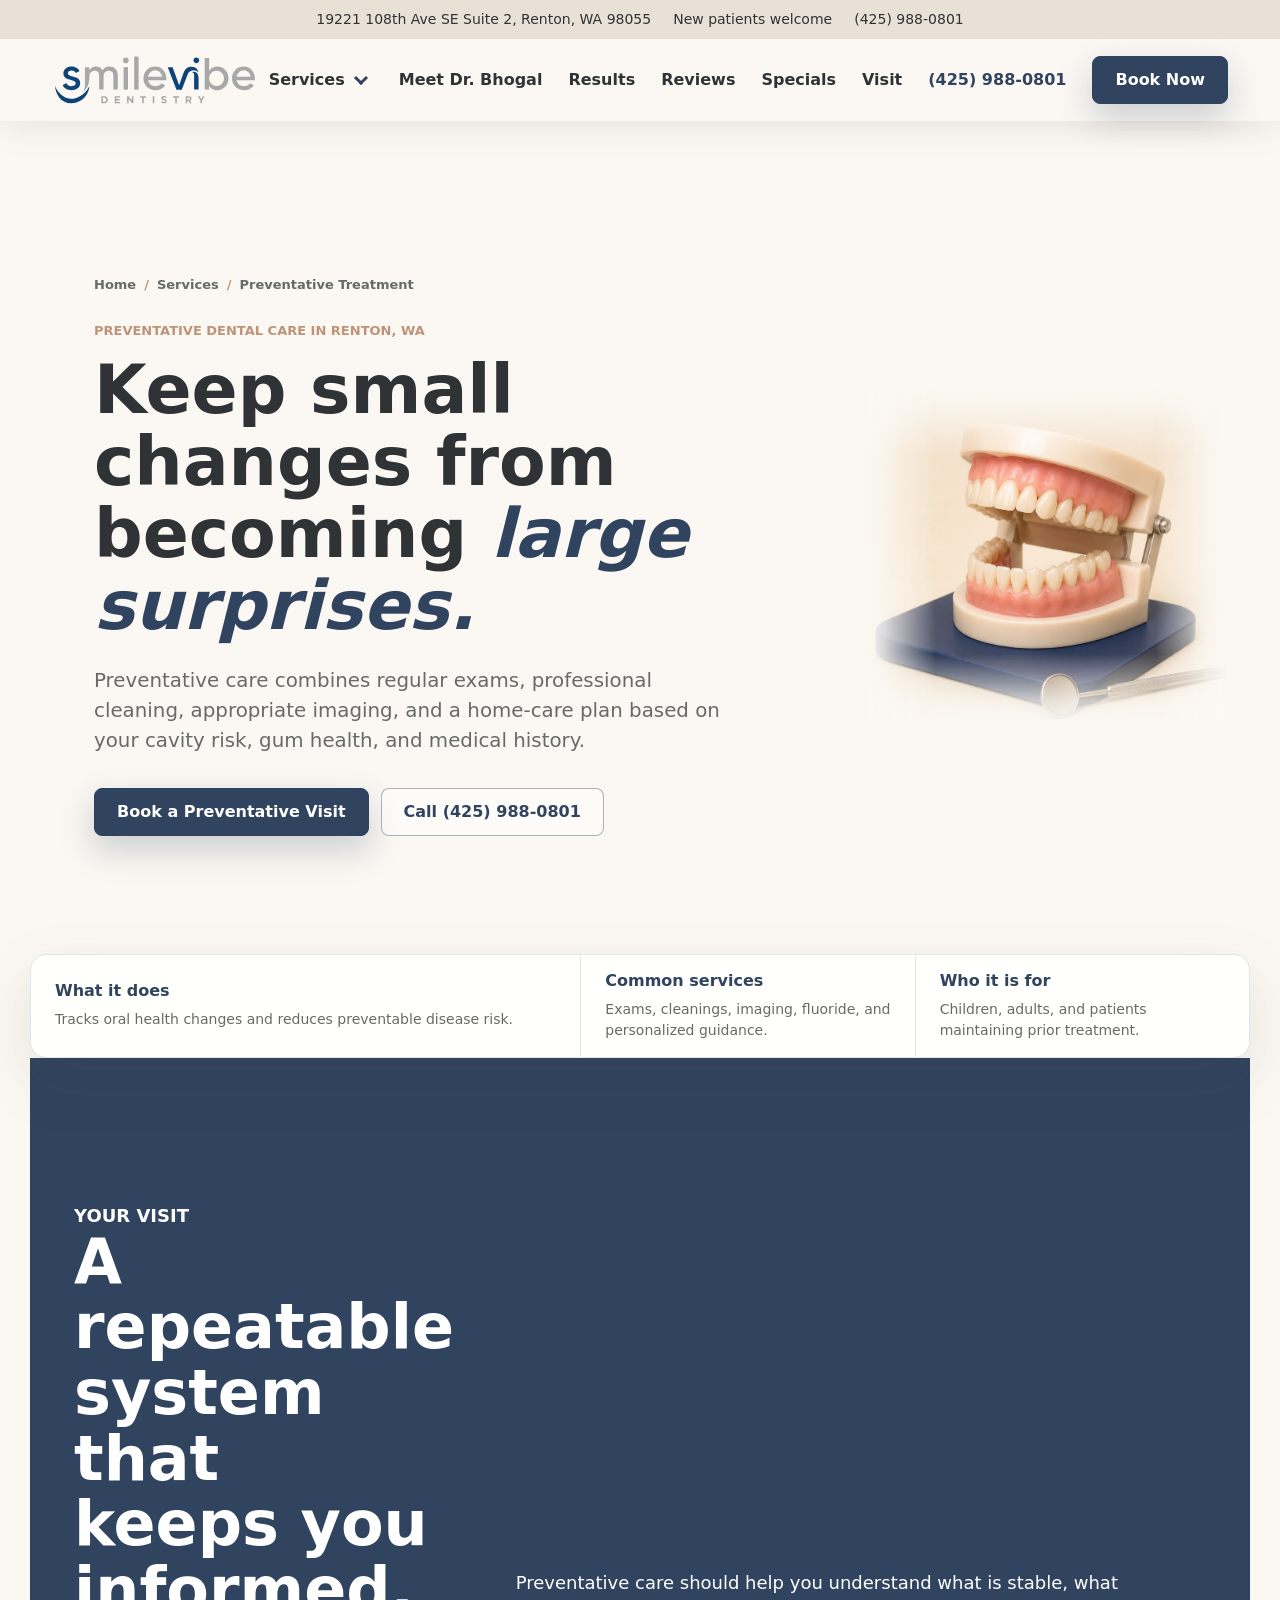
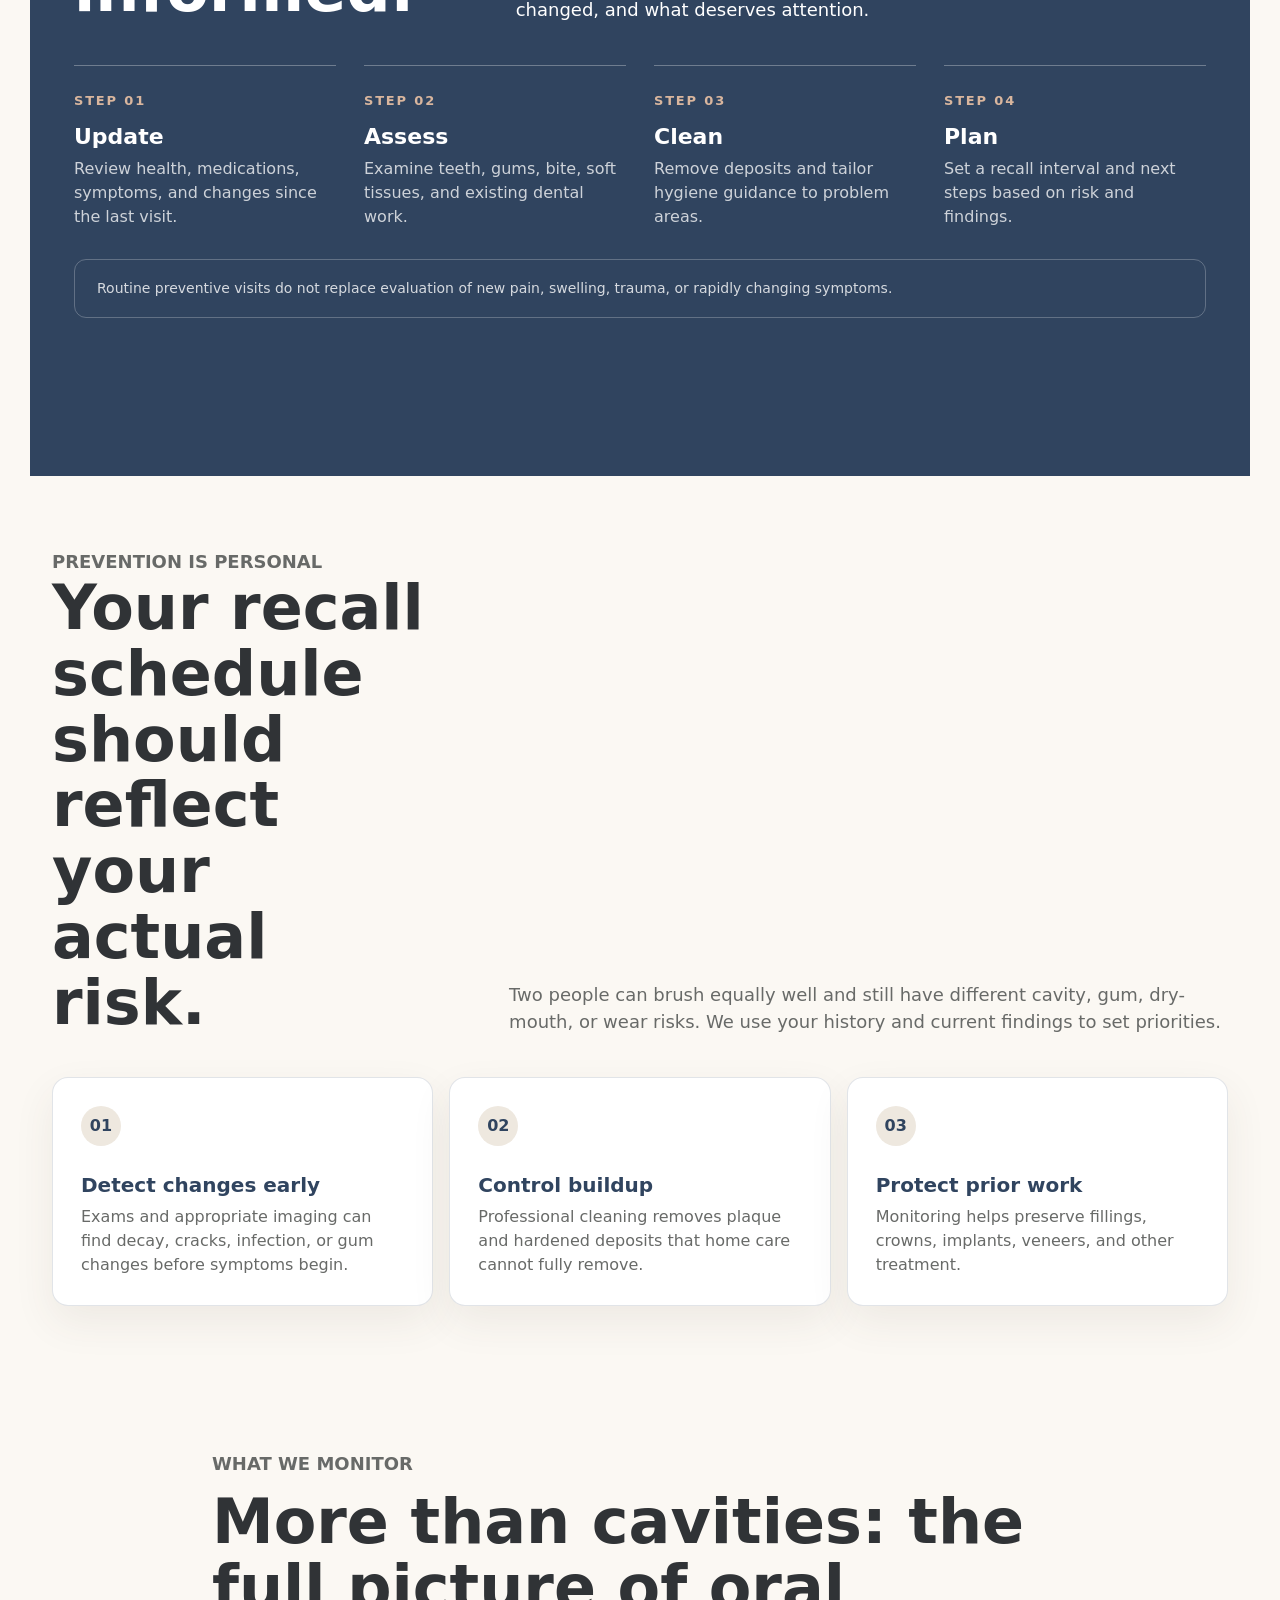
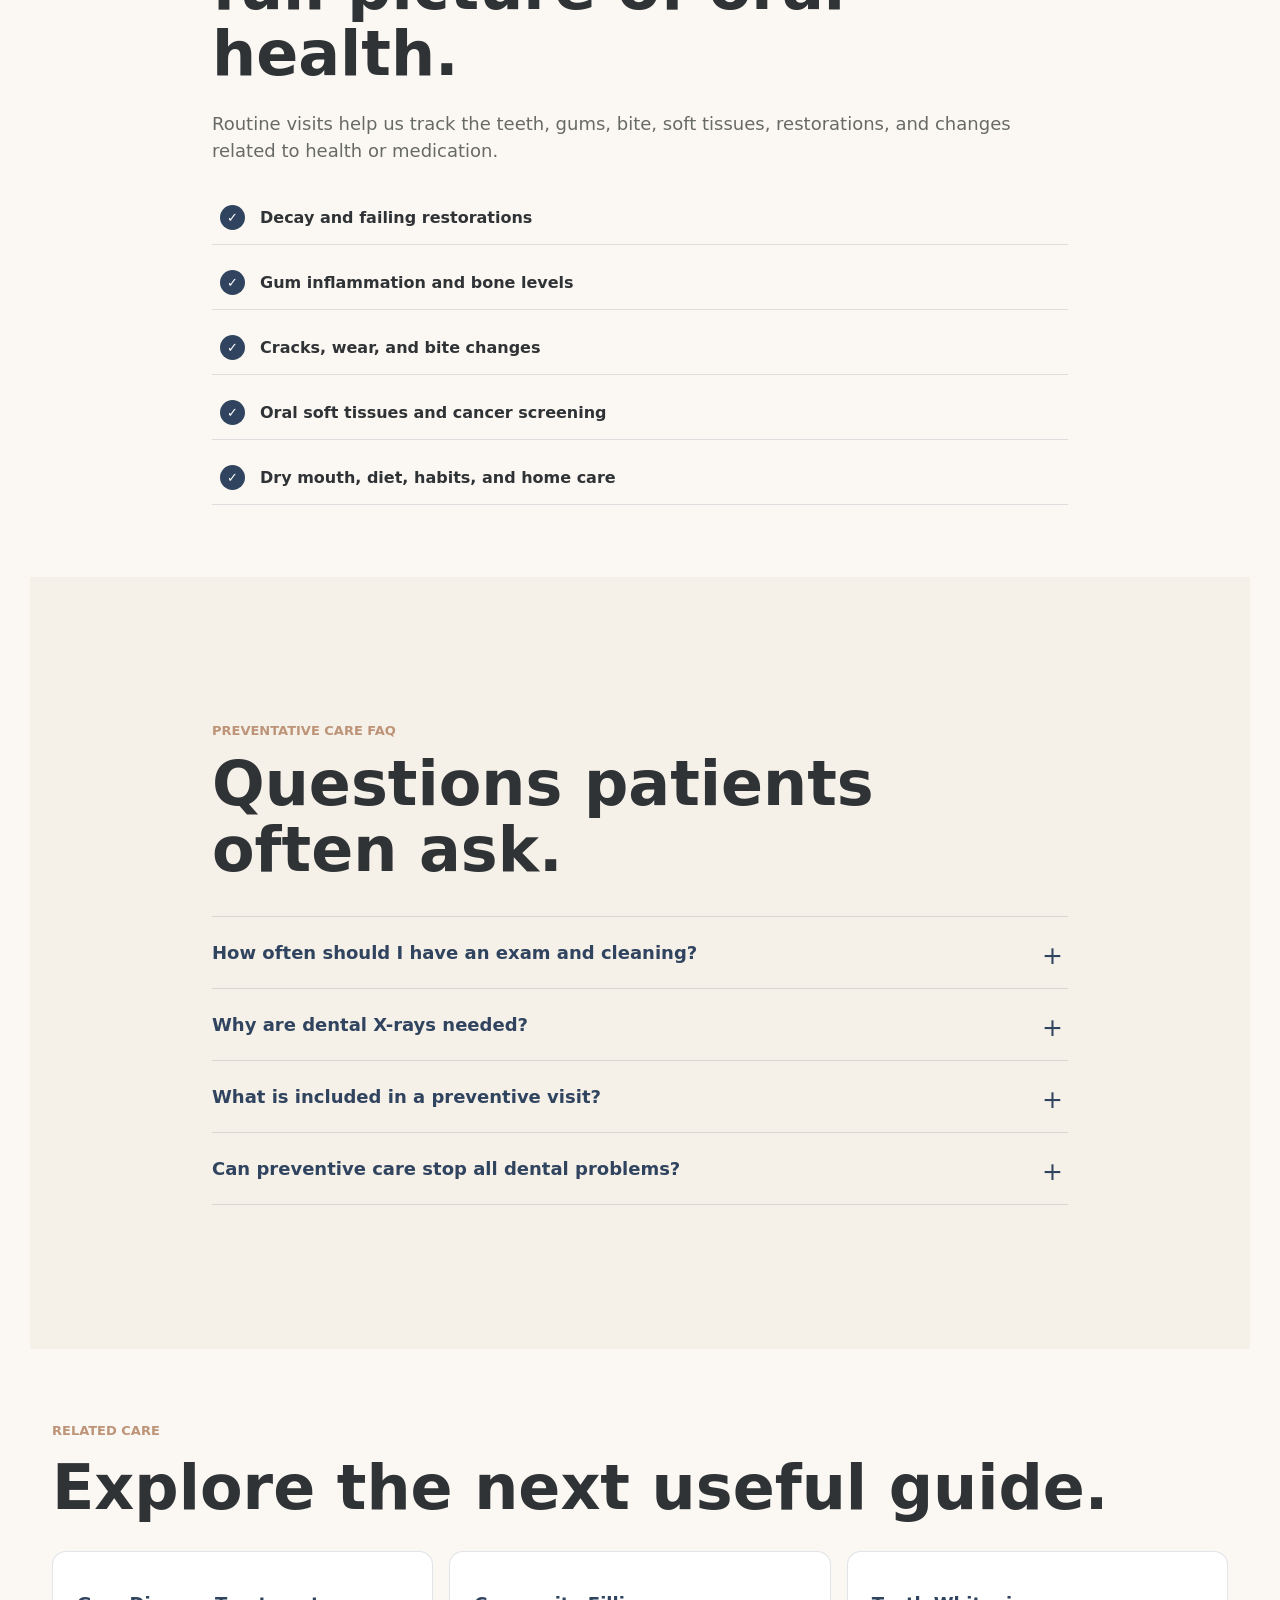
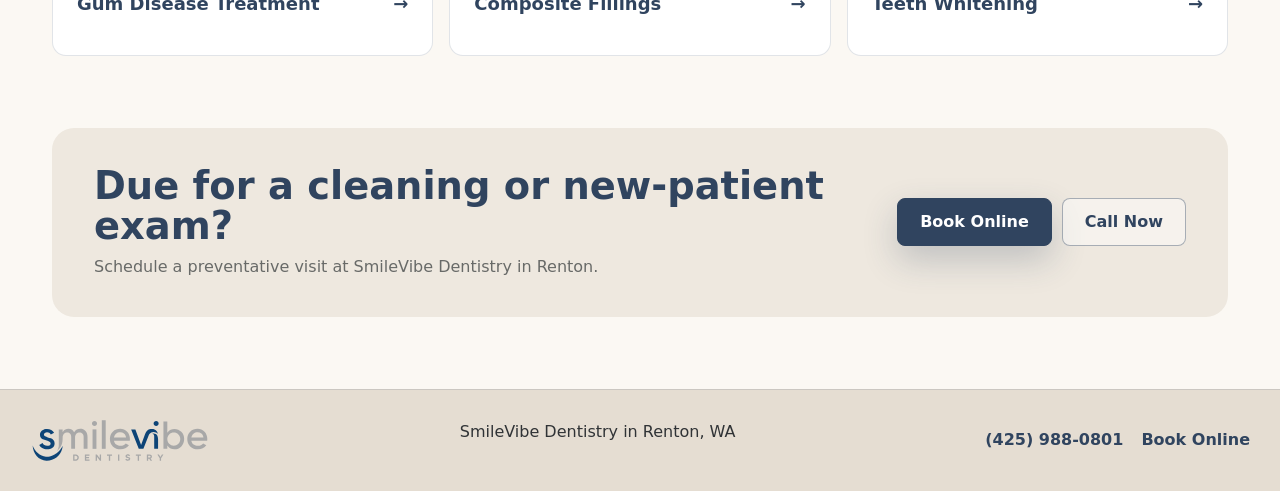
<file: services/preventative-treatment/index.html>
<!doctype html>
<html lang="en">
<head>
  <meta charset="utf-8"><meta name="viewport" content="width=device-width, initial-scale=1"><title>Preventative Dental Care in Renton, WA | SmileVibe</title>
  <meta name="description" content="Preventative dental care in Renton, WA with exams, cleanings, digital imaging, fluoride, and personalized recall plans to detect problems earlier.">
  <link rel="canonical" href="https://smilevibedentistry.com/services/preventative-treatment/"><meta property="og:title" content="Preventative Dental Care in Renton, WA"><meta property="og:description" content="Exams, cleanings, and prevention plans tailored to your oral health risks."><meta property="og:type" content="website"><meta property="og:url" content="https://smilevibedentistry.com/services/preventative-treatment/"><link rel="stylesheet" href="../../styles.css?v=centered-quick-facts-20260826">
  <script type="application/ld+json">{"@context":"https://schema.org","@graph":[{"@type":"Service","name":"Preventative Dental Treatment","serviceType":"Preventive dentistry","url":"https://smilevibedentistry.com/services/preventative-treatment/","areaServed":["Renton","Kent","Tukwila","Newcastle","Maple Valley","Covington"],"provider":{"@type":"Dentist","name":"SmileVibe Dentistry","telephone":"+1-425-988-0801","address":{"@type":"PostalAddress","streetAddress":"19221 108th Ave SE, Suite 2","addressLocality":"Renton","addressRegion":"WA","postalCode":"98055","addressCountry":"US"}}},{"@type":"FAQPage","mainEntity":[{"@type":"Question","name":"How often should I have a dental exam and cleaning?","acceptedAnswer":{"@type":"Answer","text":"The interval depends on cavity risk, gum health, medical history, home care, and prior findings. Some patients need more frequent maintenance than others."}},{"@type":"Question","name":"Why are dental X-rays needed?","acceptedAnswer":{"@type":"Answer","text":"X-rays can reveal decay, bone changes, infections, and other problems that are not visible during a clinical exam. They are recommended based on individual risk and history."}},{"@type":"Question","name":"What is included in a preventive dental visit?","acceptedAnswer":{"@type":"Answer","text":"Visits may include health updates, exam, cleaning, gum measurements, appropriate imaging, oral cancer screening, and personalized home-care guidance."}},{"@type":"Question","name":"Can preventive care stop all dental problems?","acceptedAnswer":{"@type":"Answer","text":"No, but it can lower risk and help identify changes earlier, when treatment may be simpler and more conservative."}}]}]}</script>
</head>
<body class="service-page"><div data-service-header></div><main>
  <section class="service-hero"><div class="service-hero-copy"><div class="service-breadcrumbs"><a href="../../">Home</a><span>/</span><a href="../../#services">Services</a><span>/</span>Preventative Treatment</div><p class="eyebrow">Preventative dental care in Renton, WA</p><h1>Keep small changes from becoming <em>large surprises.</em></h1><p class="service-lead">Preventative care combines regular exams, professional cleaning, appropriate imaging, and a home-care plan based on your cavity risk, gum health, and medical history.</p><div class="service-hero-actions"><a class="button button-primary" href="https://book2.getweave.com/fd40893f-7887-414e-9cbc-70cbc3812518/request-appointment">Book a Preventative Visit</a><a class="button button-outline" href="tel:+14259880801">Call (425) 988-0801</a></div></div><div class="service-hero-media"><img src="../../assets/service-models/preventative-treatment.jpg" alt="Healthy full-mouth dental model with a dental mirror"></div></section>
  <section class="service-quick-answer" style="padding:0!important;min-height:0;height:auto"><div><strong>What it does</strong><span>Tracks oral health changes and reduces preventable disease risk.</span></div><div><strong>Common services</strong><span>Exams, cleanings, imaging, fluoride, and personalized guidance.</span></div><div><strong>Who it is for</strong><span>Children, adults, and patients maintaining prior treatment.</span></div></section>
<section class="service-process-wrap"><div class="service-section"><div class="service-section-heading"><div><p class="eyebrow">Your visit</p><h2>A repeatable system that keeps you informed.</h2></div><p>Preventative care should help you understand what is stable, what changed, and what deserves attention.</p></div><div class="service-process"><article class="service-step"><span>Step 01</span><h3>Update</h3><p>Review health, medications, symptoms, and changes since the last visit.</p></article><article class="service-step"><span>Step 02</span><h3>Assess</h3><p>Examine teeth, gums, bite, soft tissues, and existing dental work.</p></article><article class="service-step"><span>Step 03</span><h3>Clean</h3><p>Remove deposits and tailor hygiene guidance to problem areas.</p></article><article class="service-step"><span>Step 04</span><h3>Plan</h3><p>Set a recall interval and next steps based on risk and findings.</p></article></div><p class="service-note">Routine preventive visits do not replace evaluation of new pain, swelling, trauma, or rapidly changing symptoms.</p></div></section>
  <section class="service-section"><div class="service-section-heading"><div><p class="eyebrow">Prevention is personal</p><h2>Your recall schedule should reflect your actual risk.</h2></div><p>Two people can brush equally well and still have different cavity, gum, dry-mouth, or wear risks. We use your history and current findings to set priorities.</p></div><div class="service-reasons"><article class="service-reason"><span>01</span><h3>Detect changes early</h3><p>Exams and appropriate imaging can find decay, cracks, infection, or gum changes before symptoms begin.</p></article><article class="service-reason"><span>02</span><h3>Control buildup</h3><p>Professional cleaning removes plaque and hardened deposits that home care cannot fully remove.</p></article><article class="service-reason"><span>03</span><h3>Protect prior work</h3><p>Monitoring helps preserve fillings, crowns, implants, veneers, and other treatment.</p></article></div></section>
  <section class="service-split"><div class="service-copy"><p class="eyebrow">What we monitor</p><h2>More than cavities: the full picture of oral health.</h2><p>Routine visits help us track the teeth, gums, bite, soft tissues, restorations, and changes related to health or medication.</p><ul class="service-checklist"><li>Decay and failing restorations</li><li>Gum inflammation and bone levels</li><li>Cracks, wear, and bite changes</li><li>Oral soft tissues and cancer screening</li><li>Dry mouth, diet, habits, and home care</li></ul></div></section>
  
  <section class="service-faq-wrap"><div class="service-faq"><p class="eyebrow">Preventative care FAQ</p><h2>Questions patients often ask.</h2><details><summary>How often should I have an exam and cleaning?</summary><p>The interval depends on cavity risk, gum health, medical history, home care, and prior findings. Some patients need more frequent maintenance than others.</p></details><details><summary>Why are dental X-rays needed?</summary><p>X-rays can reveal decay, bone changes, infections, and other problems not visible during a clinical exam. They are recommended based on individual risk and history.</p></details><details><summary>What is included in a preventive visit?</summary><p>Visits may include health updates, exam, cleaning, gum measurements, appropriate imaging, oral cancer screening, and personalized home-care guidance.</p></details><details><summary>Can preventive care stop all dental problems?</summary><p>No, but it can lower risk and help identify changes earlier, when treatment may be simpler and more conservative.</p></details></div></section>
  <section class="service-related"><p class="eyebrow">Related care</p><h2>Explore the next useful guide.</h2><div class="service-related-grid"><a href="../deep-cleaning-gum-disease/?layout=compact-20260826">Gum Disease Treatment</a><a href="../composite-fillings-bonding/?layout=compact-20260826">Composite Fillings</a><a href="../teeth-whitening/?layout=compact-20260826">Teeth Whitening</a></div></section>
  <section class="service-cta"><div><h2>Due for a cleaning or new-patient exam?</h2><p>Schedule a preventative visit at SmileVibe Dentistry in Renton.</p></div><div class="service-cta-actions"><a class="button button-primary" href="https://book2.getweave.com/fd40893f-7887-414e-9cbc-70cbc3812518/request-appointment">Book Online</a><a class="button button-outline" href="tel:+14259880801">Call Now</a></div></section>
</main><div data-service-footer></div><script src="../../script.js?v=compact-service-navigation-20260826"></script></body></html>
</file>
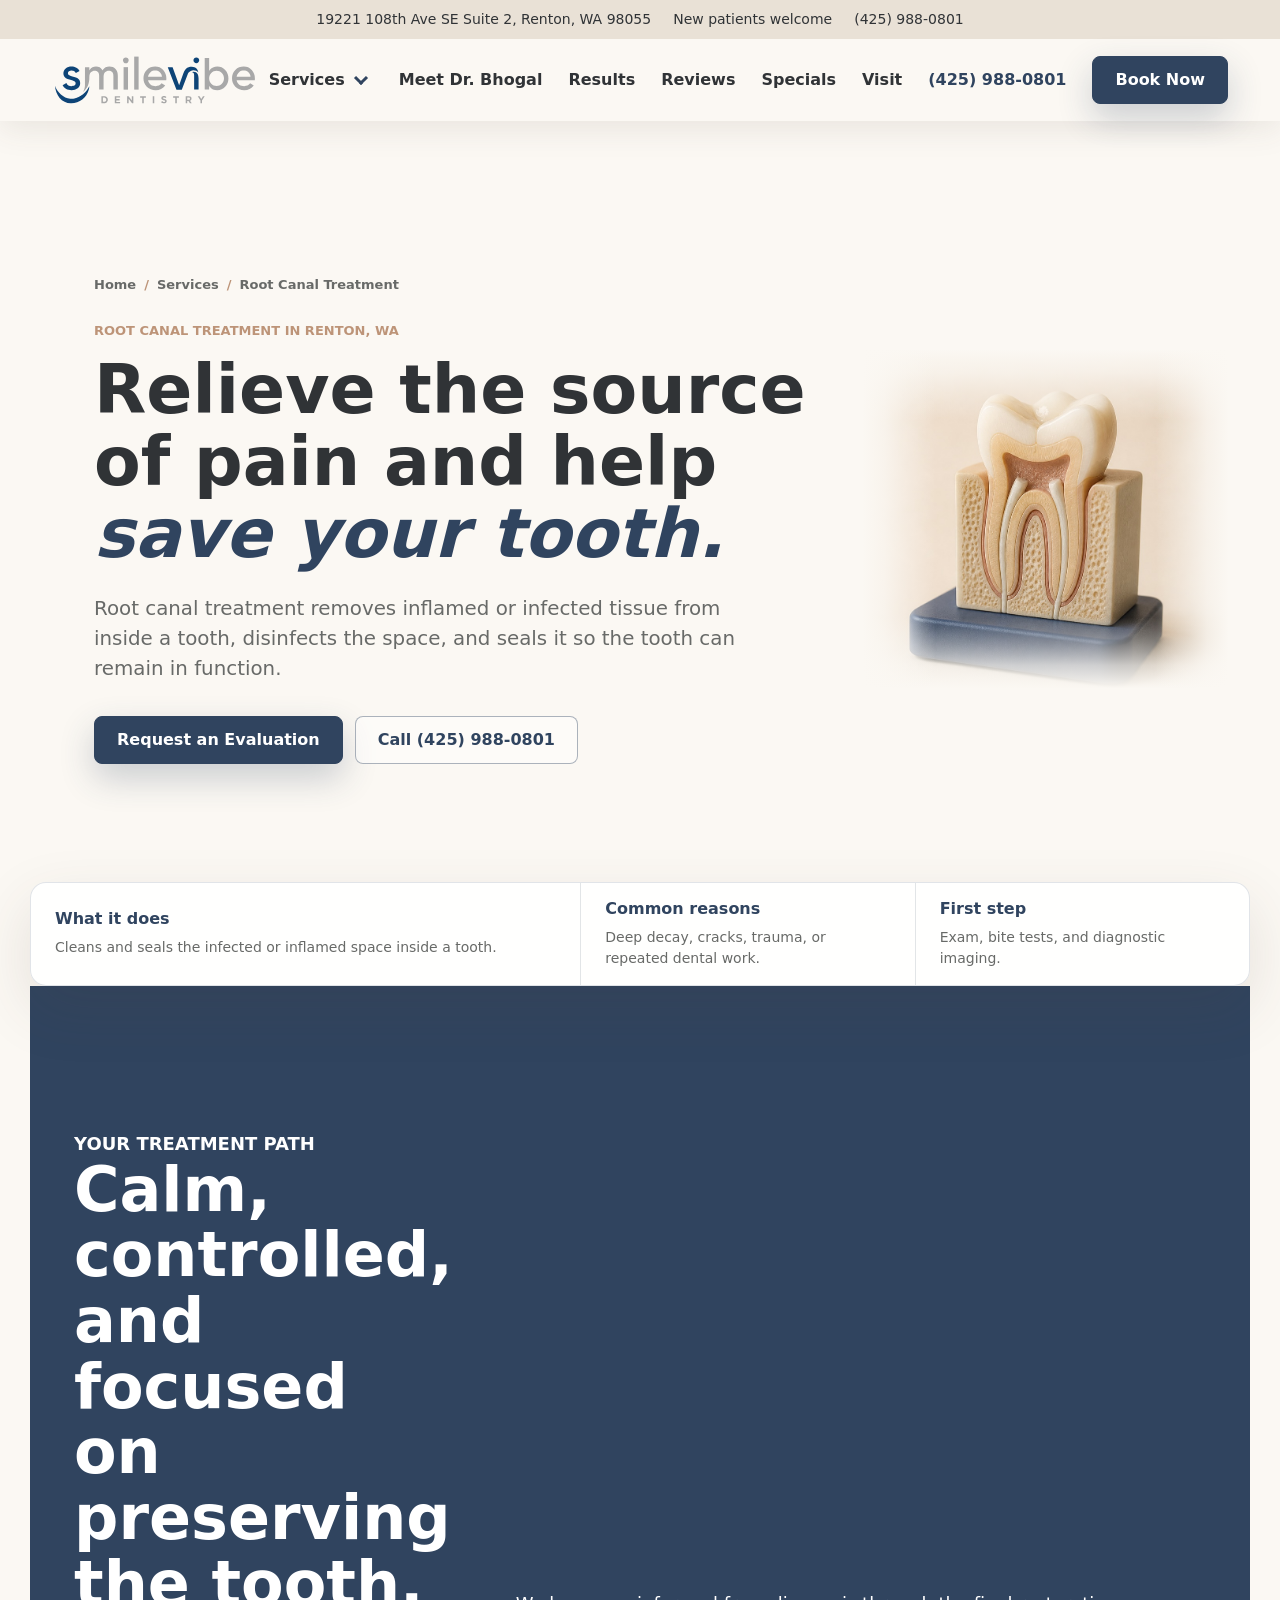
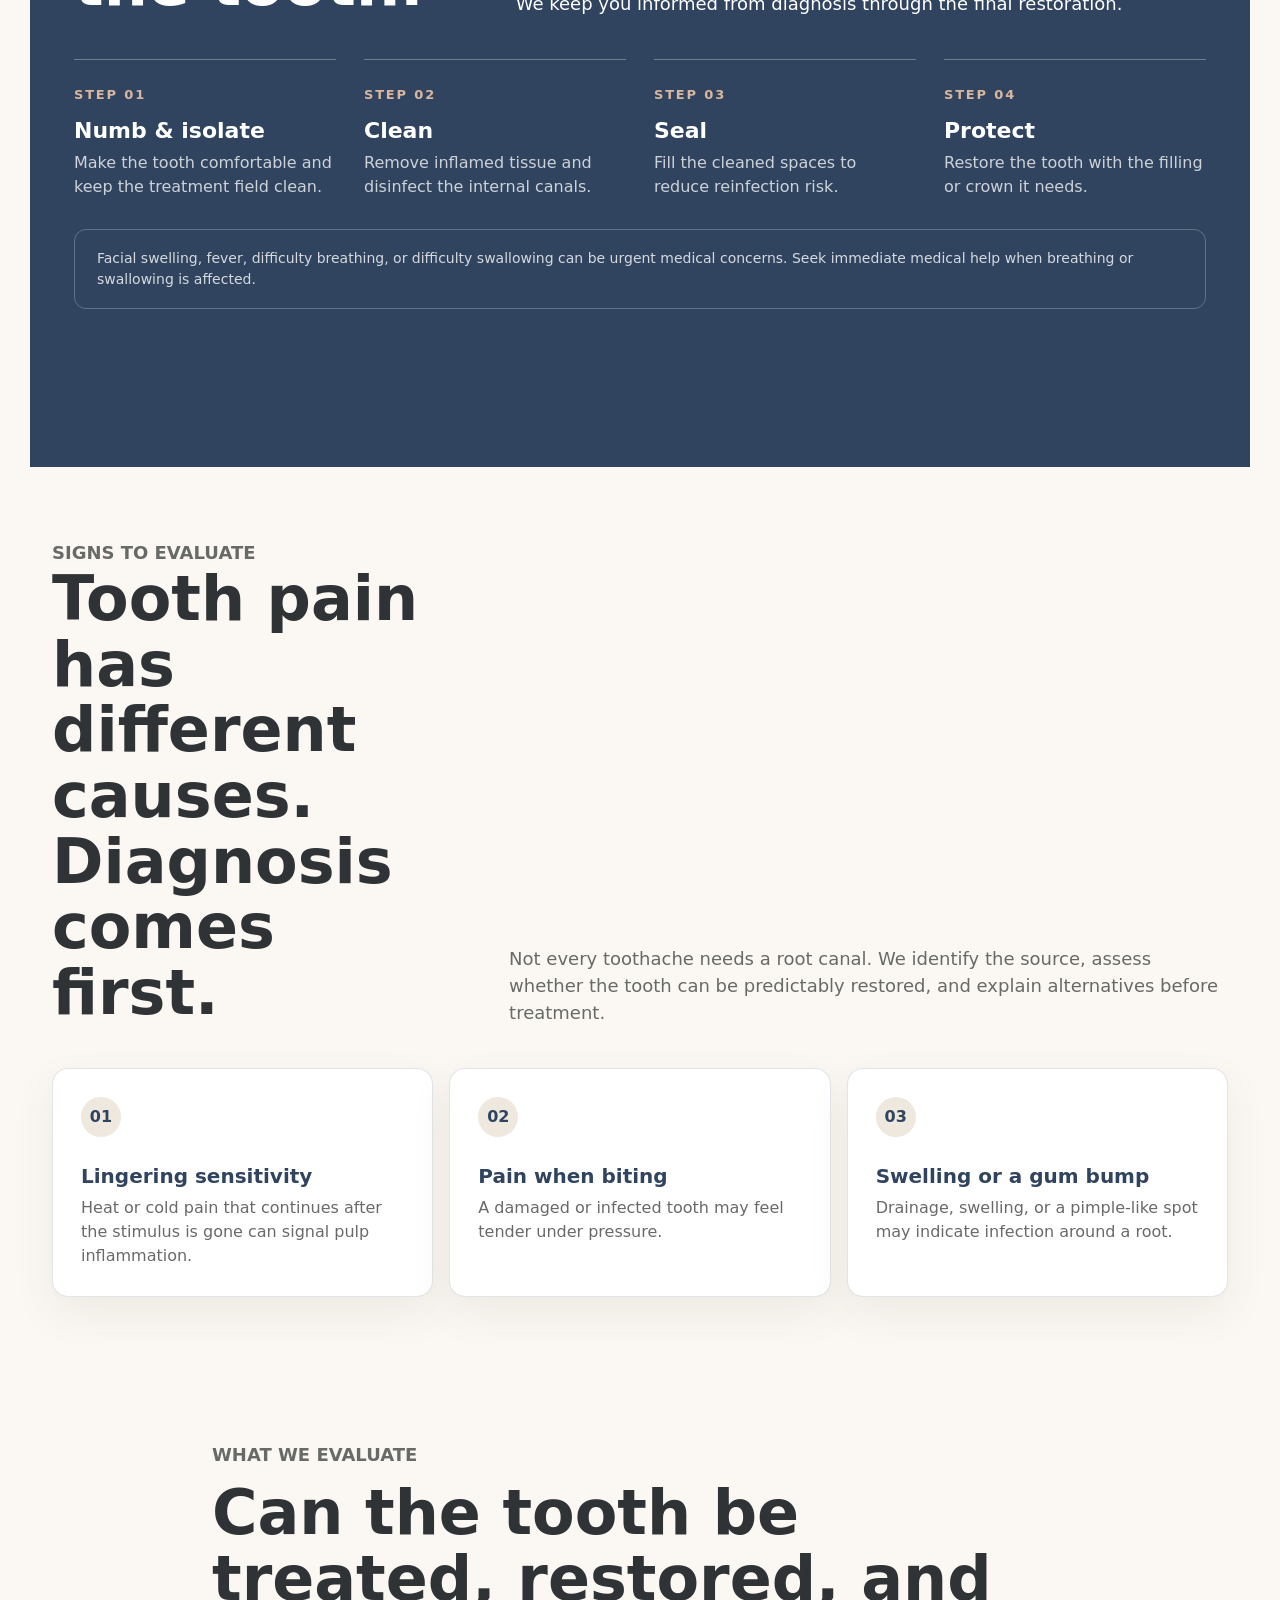
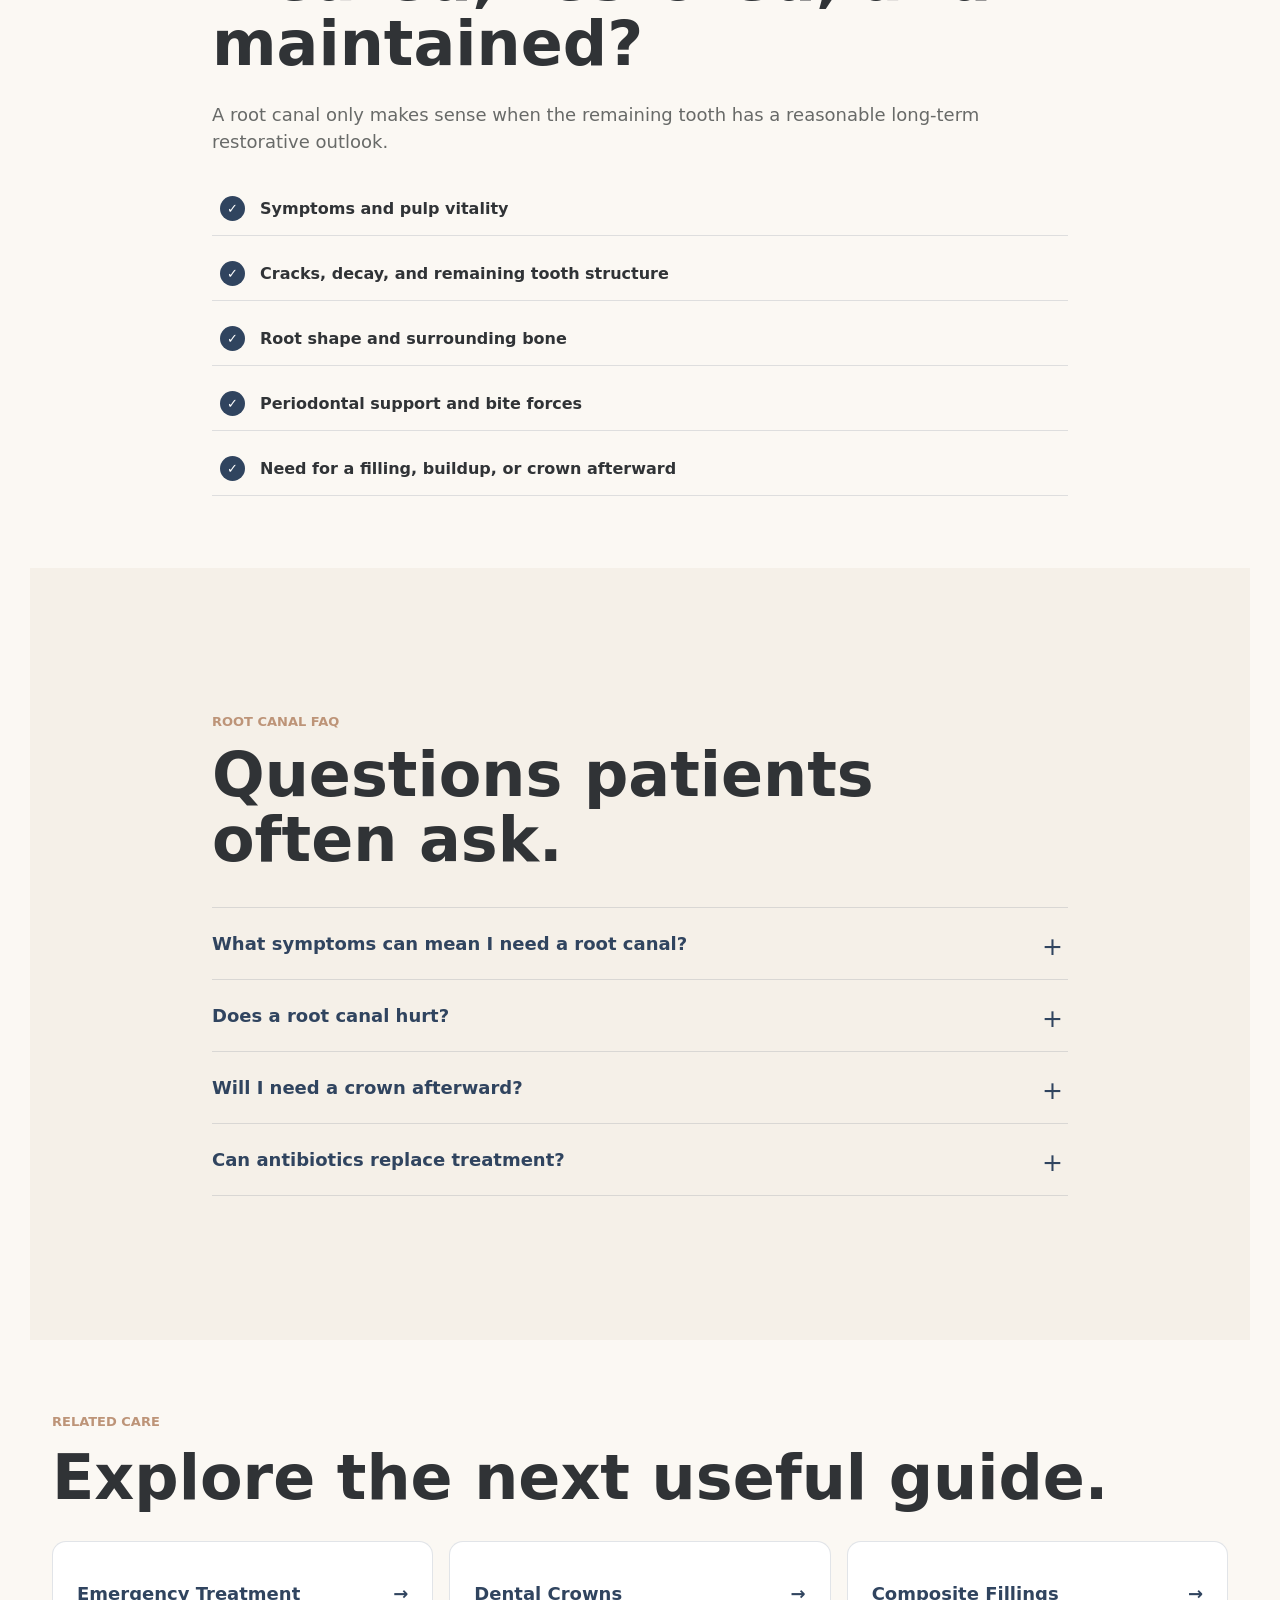
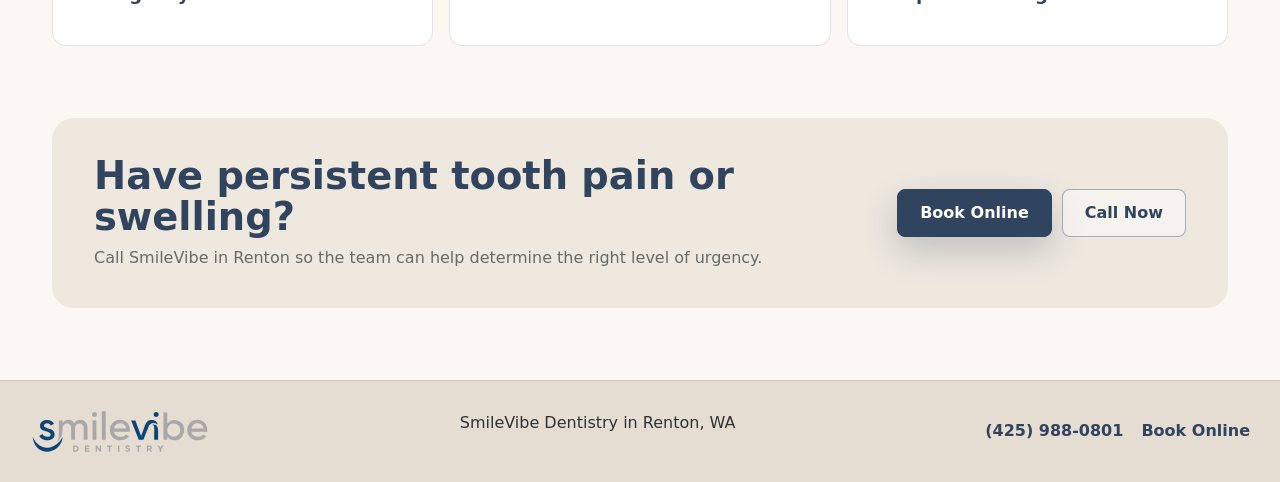
<file: services/root-canal-treatment/index.html>
<!doctype html>
<html lang="en">
<head>
  <meta charset="utf-8"><meta name="viewport" content="width=device-width, initial-scale=1"><title>Root Canal Treatment in Renton, WA | SmileVibe Dentistry</title>
  <meta name="description" content="Learn how root canal treatment in Renton, WA can relieve infection-related pain and help preserve a natural tooth. See symptoms, steps, aftercare, and FAQs.">
  <link rel="canonical" href="https://smilevibedentistry.com/services/root-canal-treatment/"><meta property="og:title" content="Root Canal Treatment in Renton, WA"><meta property="og:description" content="Clear, calm guidance for painful or infected teeth at SmileVibe Dentistry."><meta property="og:type" content="website"><meta property="og:url" content="https://smilevibedentistry.com/services/root-canal-treatment/"><link rel="stylesheet" href="../../styles.css?v=centered-quick-facts-20260826">
  <script type="application/ld+json">{"@context":"https://schema.org","@graph":[{"@type":"Service","name":"Root Canal Treatment","serviceType":"Endodontic treatment","url":"https://smilevibedentistry.com/services/root-canal-treatment/","areaServed":["Renton","Kent","Tukwila","Newcastle","Maple Valley","Covington"],"provider":{"@type":"Dentist","name":"SmileVibe Dentistry","telephone":"+1-425-988-0801","address":{"@type":"PostalAddress","streetAddress":"19221 108th Ave SE, Suite 2","addressLocality":"Renton","addressRegion":"WA","postalCode":"98055","addressCountry":"US"}}},{"@type":"FAQPage","mainEntity":[{"@type":"Question","name":"What symptoms can mean I need a root canal?","acceptedAnswer":{"@type":"Answer","text":"Persistent pain, lingering temperature sensitivity, pain when biting, swelling, or a gum bump can be signs, but an exam and imaging are needed for diagnosis."}},{"@type":"Question","name":"Does a root canal hurt?","acceptedAnswer":{"@type":"Answer","text":"The tooth is numbed for treatment. The goal is to remove inflamed or infected tissue that is often causing the discomfort."}},{"@type":"Question","name":"Will I need a crown after a root canal?","acceptedAnswer":{"@type":"Answer","text":"Back teeth and teeth with significant structure loss commonly need crowns. The recommendation depends on tooth location and remaining strength."}},{"@type":"Question","name":"Can antibiotics replace root canal treatment?","acceptedAnswer":{"@type":"Answer","text":"Antibiotics may help some spreading infections, but they do not remove infected tissue inside the tooth. Definitive dental treatment is usually still needed."}}]}]}</script>
</head>
<body class="service-page"><div data-service-header></div><main>
  <section class="service-hero"><div class="service-hero-copy"><div class="service-breadcrumbs"><a href="../../">Home</a><span>/</span><a href="../../#services">Services</a><span>/</span>Root Canal Treatment</div><p class="eyebrow">Root canal treatment in Renton, WA</p><h1>Relieve the source of pain and help <em>save your tooth.</em></h1><p class="service-lead">Root canal treatment removes inflamed or infected tissue from inside a tooth, disinfects the space, and seals it so the tooth can remain in function.</p><div class="service-hero-actions"><a class="button button-primary" href="https://book2.getweave.com/fd40893f-7887-414e-9cbc-70cbc3812518/request-appointment">Request an Evaluation</a><a class="button button-outline" href="tel:+14259880801">Call (425) 988-0801</a></div></div><div class="service-hero-media"><img src="../../assets/service-models/root-canal-treatment.jpg" alt="Cross-section dental model showing treated root canals"></div></section>
  <section class="service-quick-answer" style="padding:0!important;min-height:0;height:auto"><div><strong>What it does</strong><span>Cleans and seals the infected or inflamed space inside a tooth.</span></div><div><strong>Common reasons</strong><span>Deep decay, cracks, trauma, or repeated dental work.</span></div><div><strong>First step</strong><span>Exam, bite tests, and diagnostic imaging.</span></div></section>
<section class="service-process-wrap"><div class="service-section"><div class="service-section-heading"><div><p class="eyebrow">Your treatment path</p><h2>Calm, controlled, and focused on preserving the tooth.</h2></div><p>We keep you informed from diagnosis through the final restoration.</p></div><div class="service-process"><article class="service-step"><span>Step 01</span><h3>Numb & isolate</h3><p>Make the tooth comfortable and keep the treatment field clean.</p></article><article class="service-step"><span>Step 02</span><h3>Clean</h3><p>Remove inflamed tissue and disinfect the internal canals.</p></article><article class="service-step"><span>Step 03</span><h3>Seal</h3><p>Fill the cleaned spaces to reduce reinfection risk.</p></article><article class="service-step"><span>Step 04</span><h3>Protect</h3><p>Restore the tooth with the filling or crown it needs.</p></article></div><p class="service-note">Facial swelling, fever, difficulty breathing, or difficulty swallowing can be urgent medical concerns. Seek immediate medical help when breathing or swallowing is affected.</p></div></section>
  <section class="service-section"><div class="service-section-heading"><div><p class="eyebrow">Signs to evaluate</p><h2>Tooth pain has different causes. Diagnosis comes first.</h2></div><p>Not every toothache needs a root canal. We identify the source, assess whether the tooth can be predictably restored, and explain alternatives before treatment.</p></div><div class="service-reasons"><article class="service-reason"><span>01</span><h3>Lingering sensitivity</h3><p>Heat or cold pain that continues after the stimulus is gone can signal pulp inflammation.</p></article><article class="service-reason"><span>02</span><h3>Pain when biting</h3><p>A damaged or infected tooth may feel tender under pressure.</p></article><article class="service-reason"><span>03</span><h3>Swelling or a gum bump</h3><p>Drainage, swelling, or a pimple-like spot may indicate infection around a root.</p></article></div></section>
  <section class="service-split"><div class="service-copy"><p class="eyebrow">What we evaluate</p><h2>Can the tooth be treated, restored, and maintained?</h2><p>A root canal only makes sense when the remaining tooth has a reasonable long-term restorative outlook.</p><ul class="service-checklist"><li>Symptoms and pulp vitality</li><li>Cracks, decay, and remaining tooth structure</li><li>Root shape and surrounding bone</li><li>Periodontal support and bite forces</li><li>Need for a filling, buildup, or crown afterward</li></ul></div></section>
  
  <section class="service-faq-wrap"><div class="service-faq"><p class="eyebrow">Root canal FAQ</p><h2>Questions patients often ask.</h2><details><summary>What symptoms can mean I need a root canal?</summary><p>Persistent pain, lingering temperature sensitivity, pain when biting, swelling, or a gum bump can be signs, but an exam and imaging are needed for diagnosis.</p></details><details><summary>Does a root canal hurt?</summary><p>The tooth is numbed for treatment. The goal is to remove inflamed or infected tissue that is often causing the discomfort.</p></details><details><summary>Will I need a crown afterward?</summary><p>Back teeth and teeth with significant structure loss commonly need crowns. The recommendation depends on tooth location and remaining strength.</p></details><details><summary>Can antibiotics replace treatment?</summary><p>Antibiotics may help some spreading infections, but they do not remove infected tissue inside the tooth. Definitive dental treatment is usually still needed.</p></details></div></section>
  <section class="service-related"><p class="eyebrow">Related care</p><h2>Explore the next useful guide.</h2><div class="service-related-grid"><a href="../emergency-treatment/?layout=compact-20260826">Emergency Treatment</a><a href="../dental-crowns/?layout=compact-20260826">Dental Crowns</a><a href="../composite-fillings-bonding/?layout=compact-20260826">Composite Fillings</a></div></section>
  <section class="service-cta"><div><h2>Have persistent tooth pain or swelling?</h2><p>Call SmileVibe in Renton so the team can help determine the right level of urgency.</p></div><div class="service-cta-actions"><a class="button button-primary" href="https://book2.getweave.com/fd40893f-7887-414e-9cbc-70cbc3812518/request-appointment">Book Online</a><a class="button button-outline" href="tel:+14259880801">Call Now</a></div></section>
</main><div data-service-footer></div><script src="../../script.js?v=compact-service-navigation-20260826"></script></body></html>
</file>
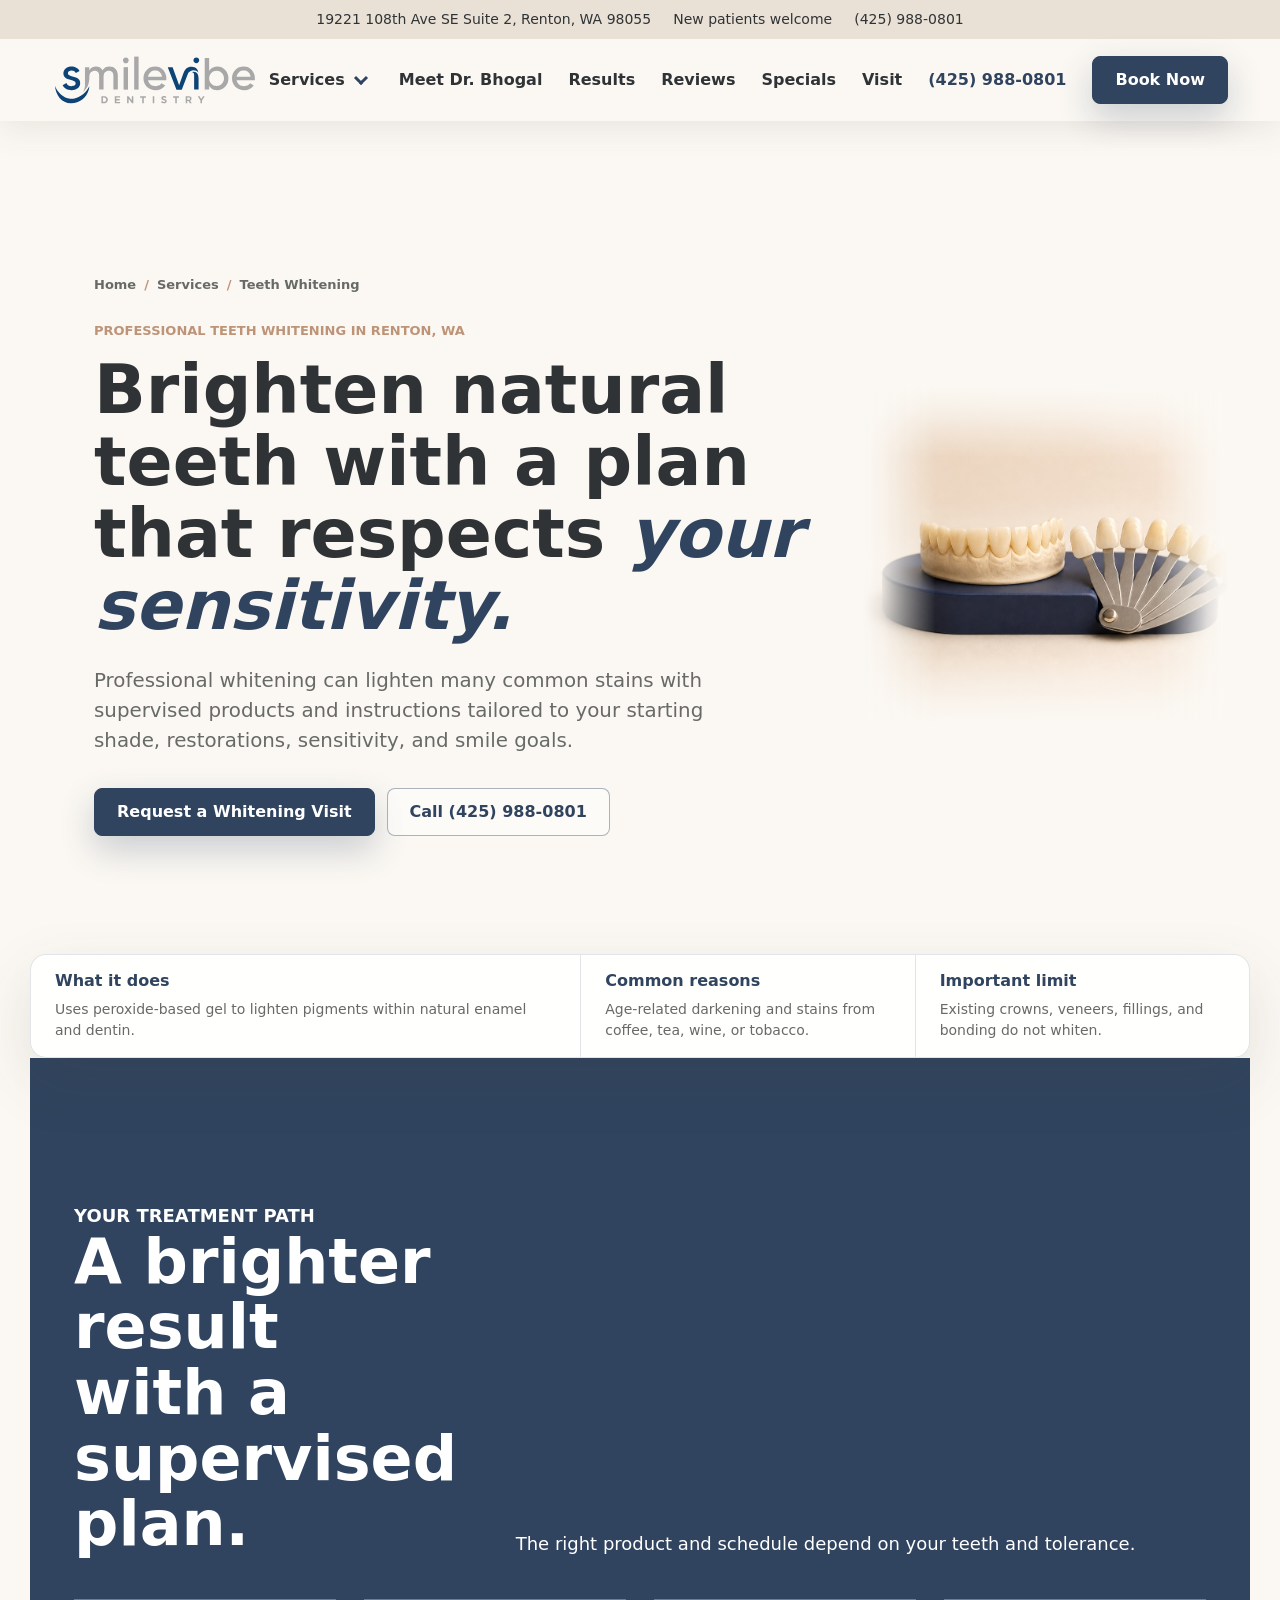
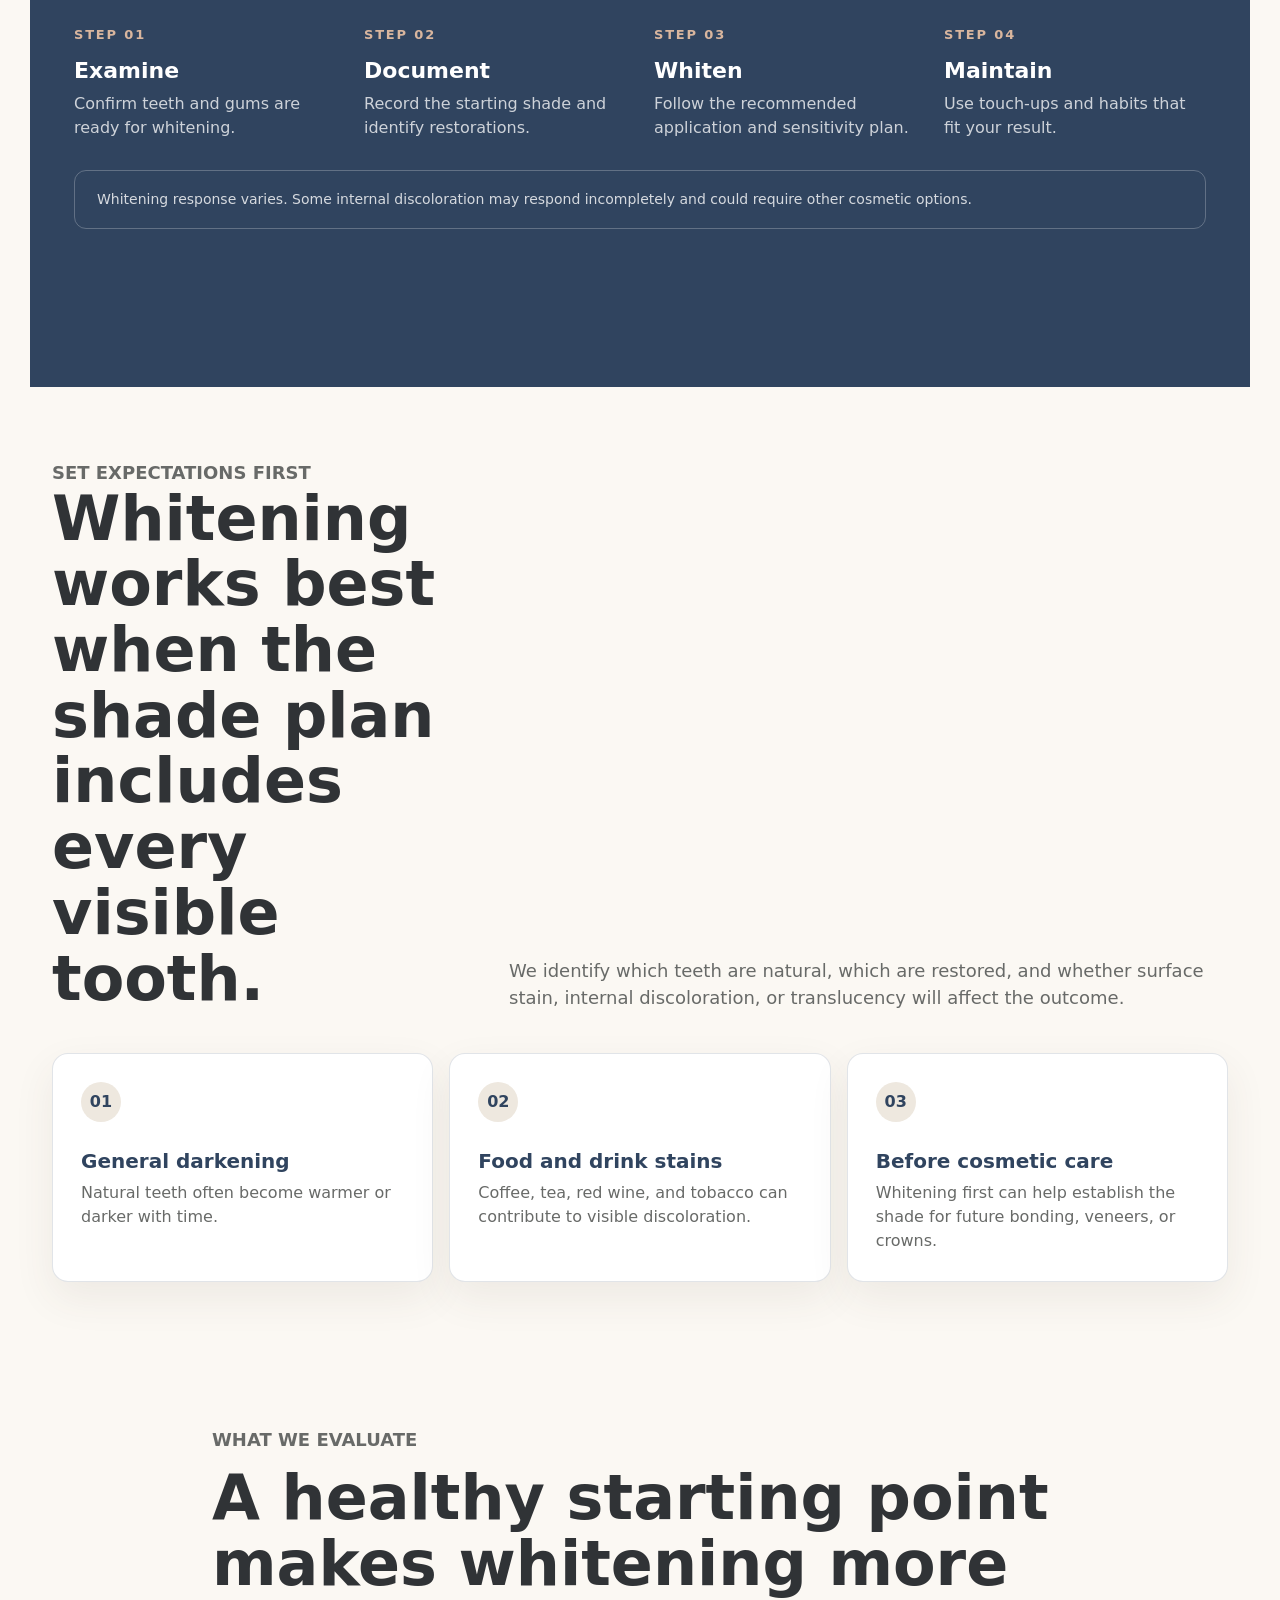
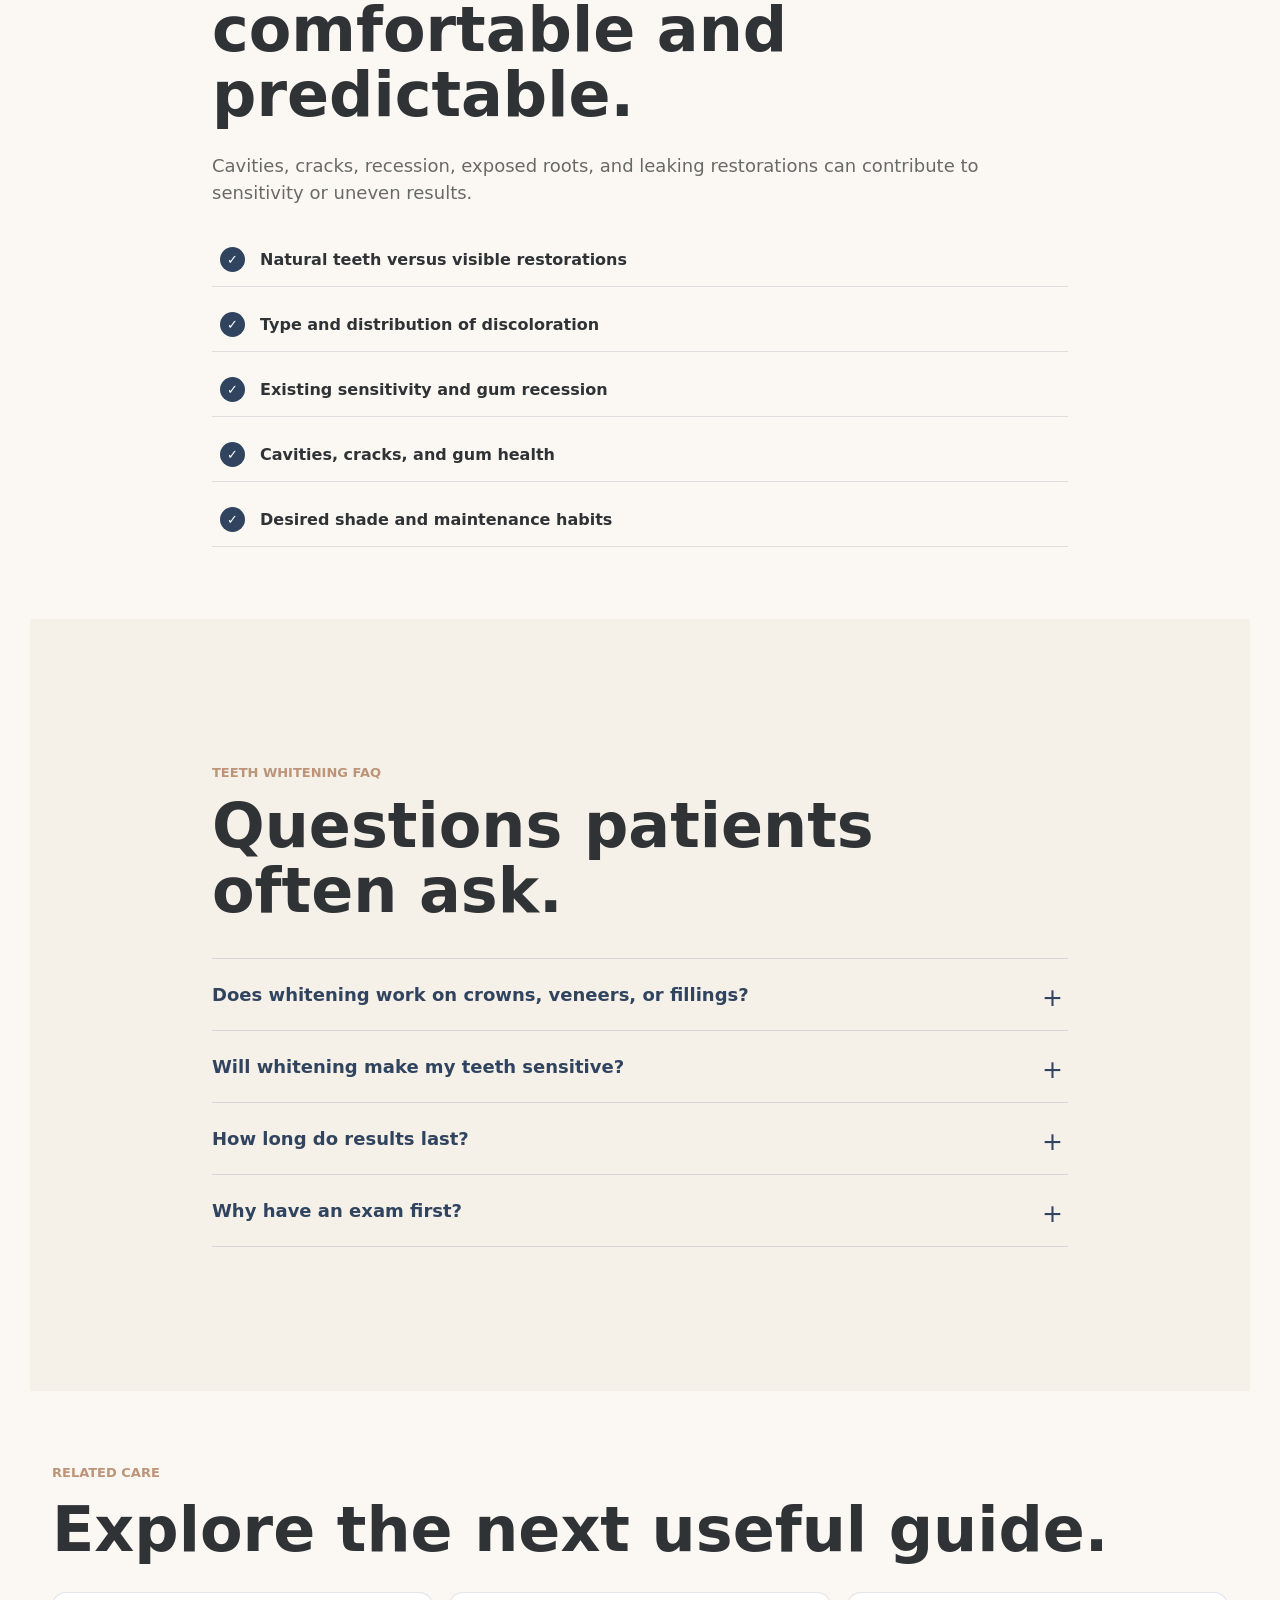
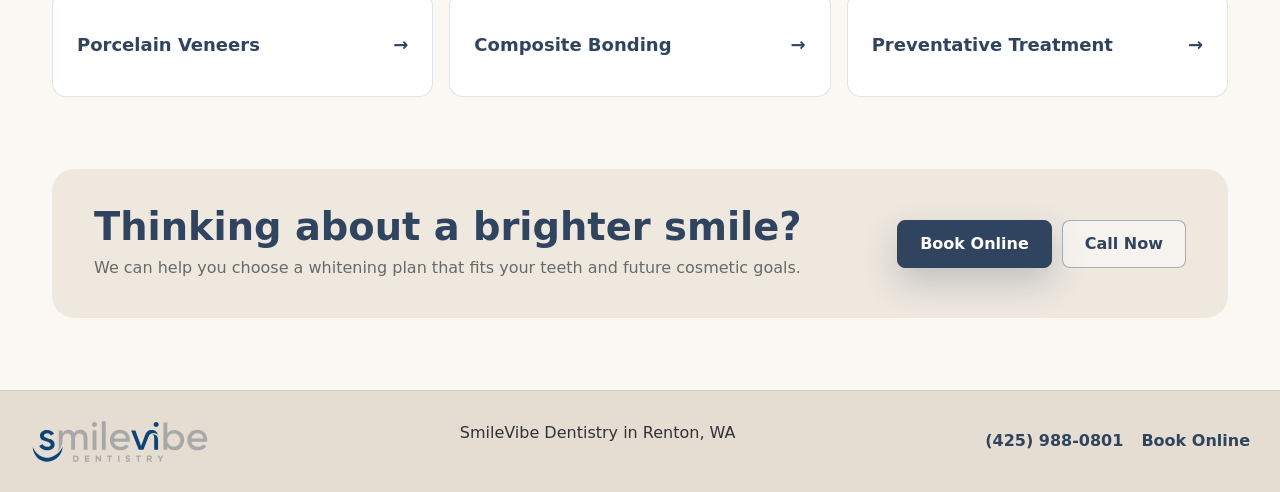
<file: services/teeth-whitening/index.html>
<!doctype html>
<html lang="en">
<head>
  <meta charset="utf-8"><meta name="viewport" content="width=device-width, initial-scale=1"><title>Professional Teeth Whitening in Renton, WA | SmileVibe</title>
  <meta name="description" content="Explore professional teeth whitening in Renton, WA for a brighter smile with supervised options, sensitivity planning, realistic expectations, and FAQs.">
  <link rel="canonical" href="https://smilevibedentistry.com/services/teeth-whitening/"><meta property="og:title" content="Professional Teeth Whitening in Renton, WA"><meta property="og:description" content="Supervised teeth whitening planned around your smile and sensitivity."><meta property="og:type" content="website"><meta property="og:url" content="https://smilevibedentistry.com/services/teeth-whitening/"><link rel="stylesheet" href="../../styles.css?v=centered-quick-facts-20260826">
  <script type="application/ld+json">{"@context":"https://schema.org","@graph":[{"@type":"Service","name":"Professional Teeth Whitening","serviceType":"Cosmetic teeth whitening","url":"https://smilevibedentistry.com/services/teeth-whitening/","areaServed":["Renton","Kent","Tukwila","Newcastle","Maple Valley","Covington"],"provider":{"@type":"Dentist","name":"SmileVibe Dentistry","telephone":"+1-425-988-0801","address":{"@type":"PostalAddress","streetAddress":"19221 108th Ave SE, Suite 2","addressLocality":"Renton","addressRegion":"WA","postalCode":"98055","addressCountry":"US"}}},{"@type":"FAQPage","mainEntity":[{"@type":"Question","name":"Does professional whitening work on crowns, veneers, or fillings?","acceptedAnswer":{"@type":"Answer","text":"No. Whitening changes natural tooth color but does not change the shade of porcelain, crowns, veneers, bonding, or fillings."}},{"@type":"Question","name":"Will whitening make my teeth sensitive?","acceptedAnswer":{"@type":"Answer","text":"Temporary sensitivity can occur. Product strength, application time, existing sensitivity, and a personalized plan can affect the experience."}},{"@type":"Question","name":"How long do whitening results last?","acceptedAnswer":{"@type":"Answer","text":"Results vary with diet, tobacco use, oral hygiene, and natural tooth changes. Periodic touch-ups may be appropriate."}},{"@type":"Question","name":"Why should I have an exam before whitening?","acceptedAnswer":{"@type":"Answer","text":"An exam can identify cavities, cracks, gum recession, or restorations that may affect comfort, safety, or the final color match."}}]}]}</script>
</head>
<body class="service-page"><div data-service-header></div><main>
  <section class="service-hero"><div class="service-hero-copy"><div class="service-breadcrumbs"><a href="../../">Home</a><span>/</span><a href="../../#services">Services</a><span>/</span>Teeth Whitening</div><p class="eyebrow">Professional teeth whitening in Renton, WA</p><h1>Brighten natural teeth with a plan that respects <em>your sensitivity.</em></h1><p class="service-lead">Professional whitening can lighten many common stains with supervised products and instructions tailored to your starting shade, restorations, sensitivity, and smile goals.</p><div class="service-hero-actions"><a class="button button-primary" href="https://book2.getweave.com/fd40893f-7887-414e-9cbc-70cbc3812518/request-appointment">Request a Whitening Visit</a><a class="button button-outline" href="tel:+14259880801">Call (425) 988-0801</a></div></div><div class="service-hero-media"><img src="../../assets/service-models/teeth-whitening.jpg" alt="Dental shade guide and natural tooth model"></div></section>
  <section class="service-quick-answer" style="padding:0!important;min-height:0;height:auto"><div><strong>What it does</strong><span>Uses peroxide-based gel to lighten pigments within natural enamel and dentin.</span></div><div><strong>Common reasons</strong><span>Age-related darkening and stains from coffee, tea, wine, or tobacco.</span></div><div><strong>Important limit</strong><span>Existing crowns, veneers, fillings, and bonding do not whiten.</span></div></section>
<section class="service-process-wrap"><div class="service-section"><div class="service-section-heading"><div><p class="eyebrow">Your treatment path</p><h2>A brighter result with a supervised plan.</h2></div><p>The right product and schedule depend on your teeth and tolerance.</p></div><div class="service-process"><article class="service-step"><span>Step 01</span><h3>Examine</h3><p>Confirm teeth and gums are ready for whitening.</p></article><article class="service-step"><span>Step 02</span><h3>Document</h3><p>Record the starting shade and identify restorations.</p></article><article class="service-step"><span>Step 03</span><h3>Whiten</h3><p>Follow the recommended application and sensitivity plan.</p></article><article class="service-step"><span>Step 04</span><h3>Maintain</h3><p>Use touch-ups and habits that fit your result.</p></article></div><p class="service-note">Whitening response varies. Some internal discoloration may respond incompletely and could require other cosmetic options.</p></div></section>
  <section class="service-section"><div class="service-section-heading"><div><p class="eyebrow">Set expectations first</p><h2>Whitening works best when the shade plan includes every visible tooth.</h2></div><p>We identify which teeth are natural, which are restored, and whether surface stain, internal discoloration, or translucency will affect the outcome.</p></div><div class="service-reasons"><article class="service-reason"><span>01</span><h3>General darkening</h3><p>Natural teeth often become warmer or darker with time.</p></article><article class="service-reason"><span>02</span><h3>Food and drink stains</h3><p>Coffee, tea, red wine, and tobacco can contribute to visible discoloration.</p></article><article class="service-reason"><span>03</span><h3>Before cosmetic care</h3><p>Whitening first can help establish the shade for future bonding, veneers, or crowns.</p></article></div></section>
  <section class="service-split"><div class="service-copy"><p class="eyebrow">What we evaluate</p><h2>A healthy starting point makes whitening more comfortable and predictable.</h2><p>Cavities, cracks, recession, exposed roots, and leaking restorations can contribute to sensitivity or uneven results.</p><ul class="service-checklist"><li>Natural teeth versus visible restorations</li><li>Type and distribution of discoloration</li><li>Existing sensitivity and gum recession</li><li>Cavities, cracks, and gum health</li><li>Desired shade and maintenance habits</li></ul></div></section>
  
  <section class="service-faq-wrap"><div class="service-faq"><p class="eyebrow">Teeth whitening FAQ</p><h2>Questions patients often ask.</h2><details><summary>Does whitening work on crowns, veneers, or fillings?</summary><p>No. Whitening changes natural tooth color but does not change porcelain, crowns, veneers, bonding, or fillings.</p></details><details><summary>Will whitening make my teeth sensitive?</summary><p>Temporary sensitivity can occur. Product strength, application time, existing sensitivity, and a personalized plan can affect the experience.</p></details><details><summary>How long do results last?</summary><p>Results vary with diet, tobacco use, oral hygiene, and natural tooth changes. Periodic touch-ups may be appropriate.</p></details><details><summary>Why have an exam first?</summary><p>An exam can identify cavities, cracks, gum recession, or restorations that may affect comfort, safety, or the final color match.</p></details></div></section>
  <section class="service-related"><p class="eyebrow">Related care</p><h2>Explore the next useful guide.</h2><div class="service-related-grid"><a href="../porcelain-veneers/?layout=compact-20260826">Porcelain Veneers</a><a href="../composite-fillings-bonding/?layout=compact-20260826">Composite Bonding</a><a href="../preventative-treatment/?layout=compact-20260826">Preventative Treatment</a></div></section>
  <section class="service-cta"><div><h2>Thinking about a brighter smile?</h2><p>We can help you choose a whitening plan that fits your teeth and future cosmetic goals.</p></div><div class="service-cta-actions"><a class="button button-primary" href="https://book2.getweave.com/fd40893f-7887-414e-9cbc-70cbc3812518/request-appointment">Book Online</a><a class="button button-outline" href="tel:+14259880801">Call Now</a></div></section>
</main><div data-service-footer></div><script src="../../script.js?v=compact-service-navigation-20260826"></script></body></html>
</file>
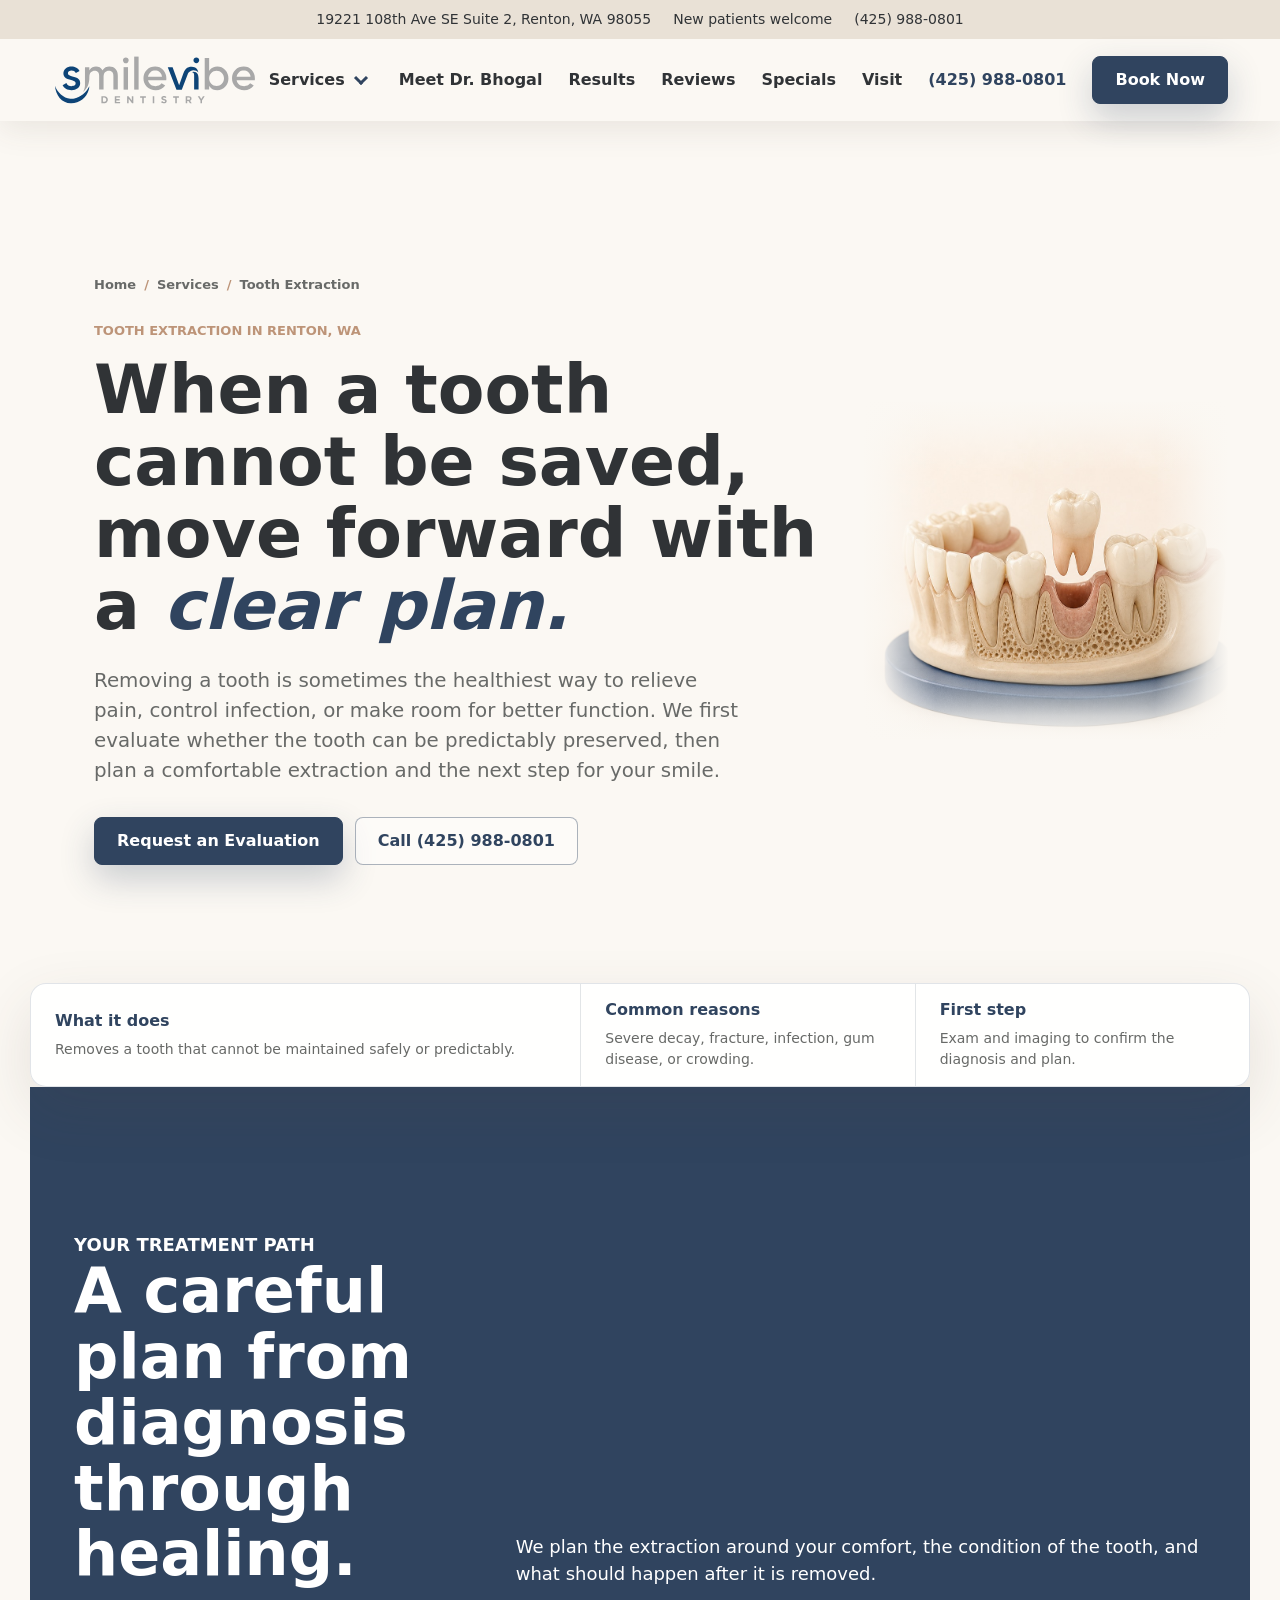
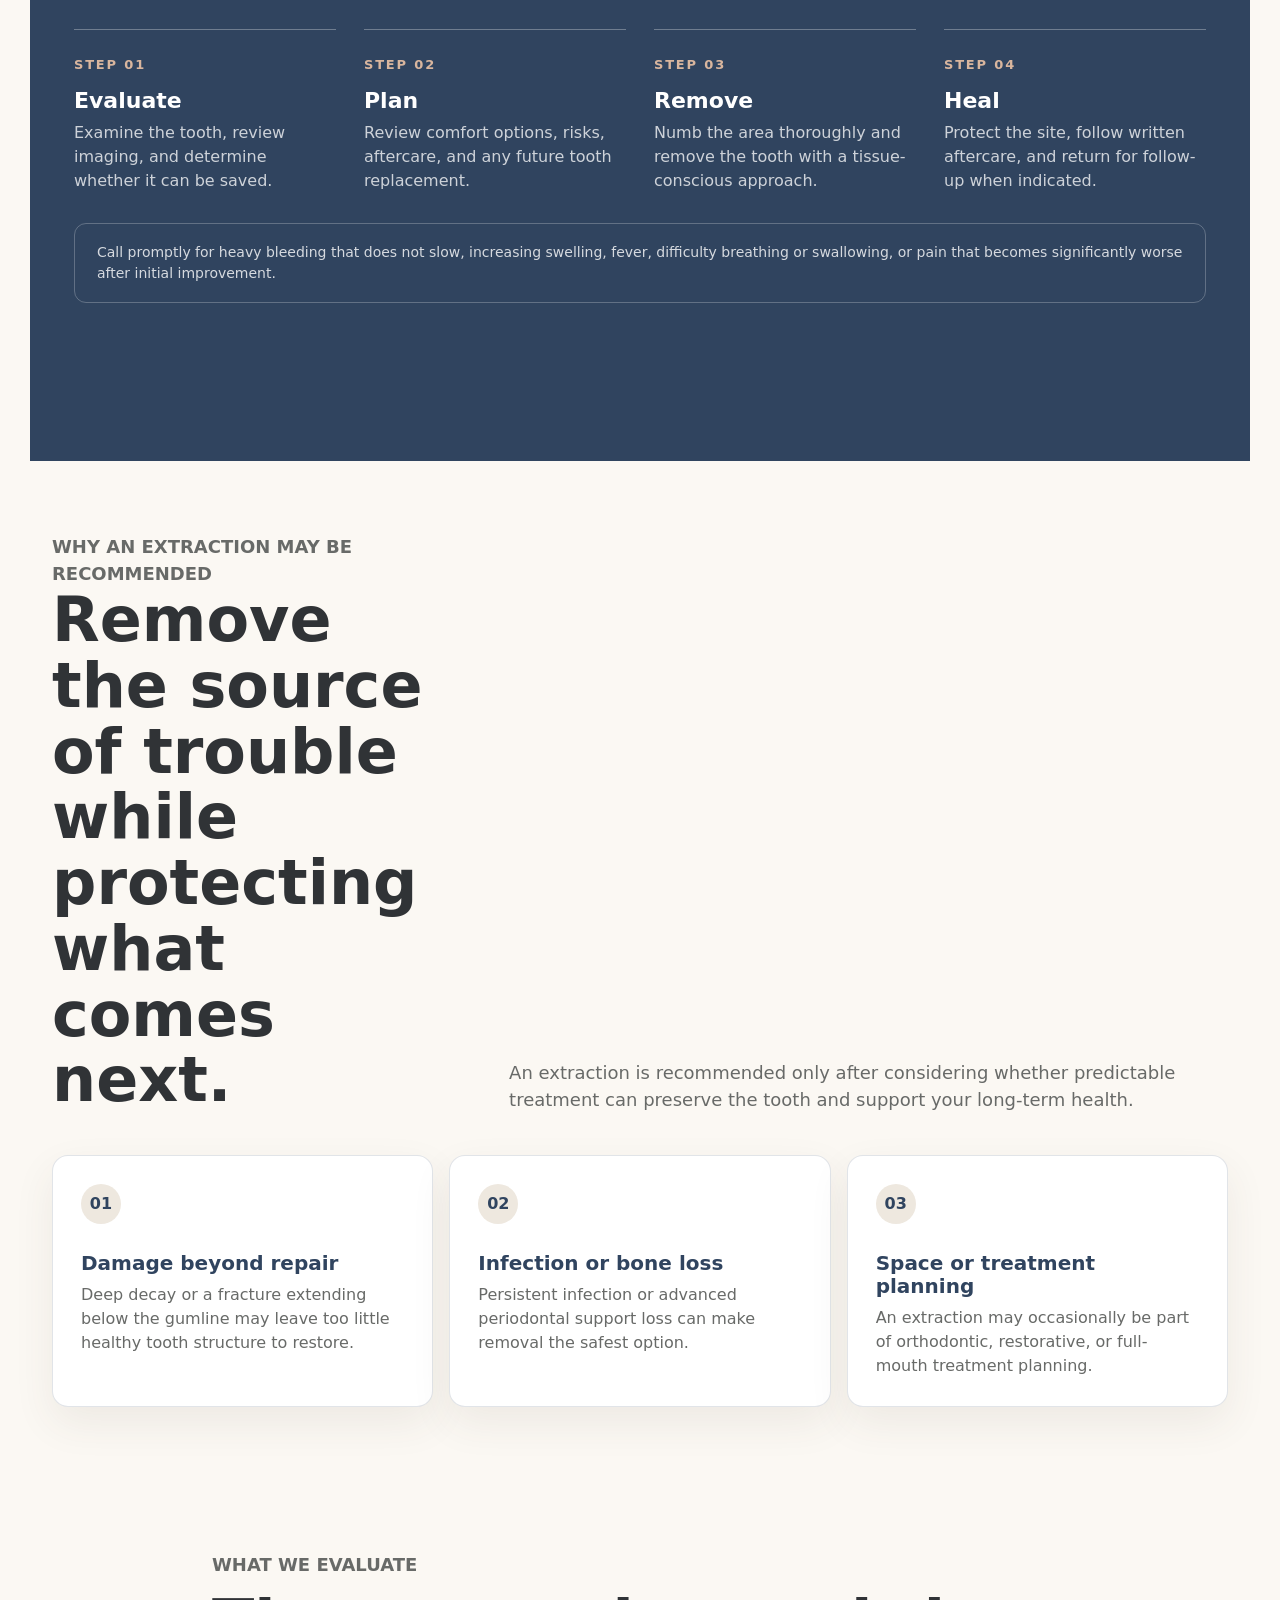
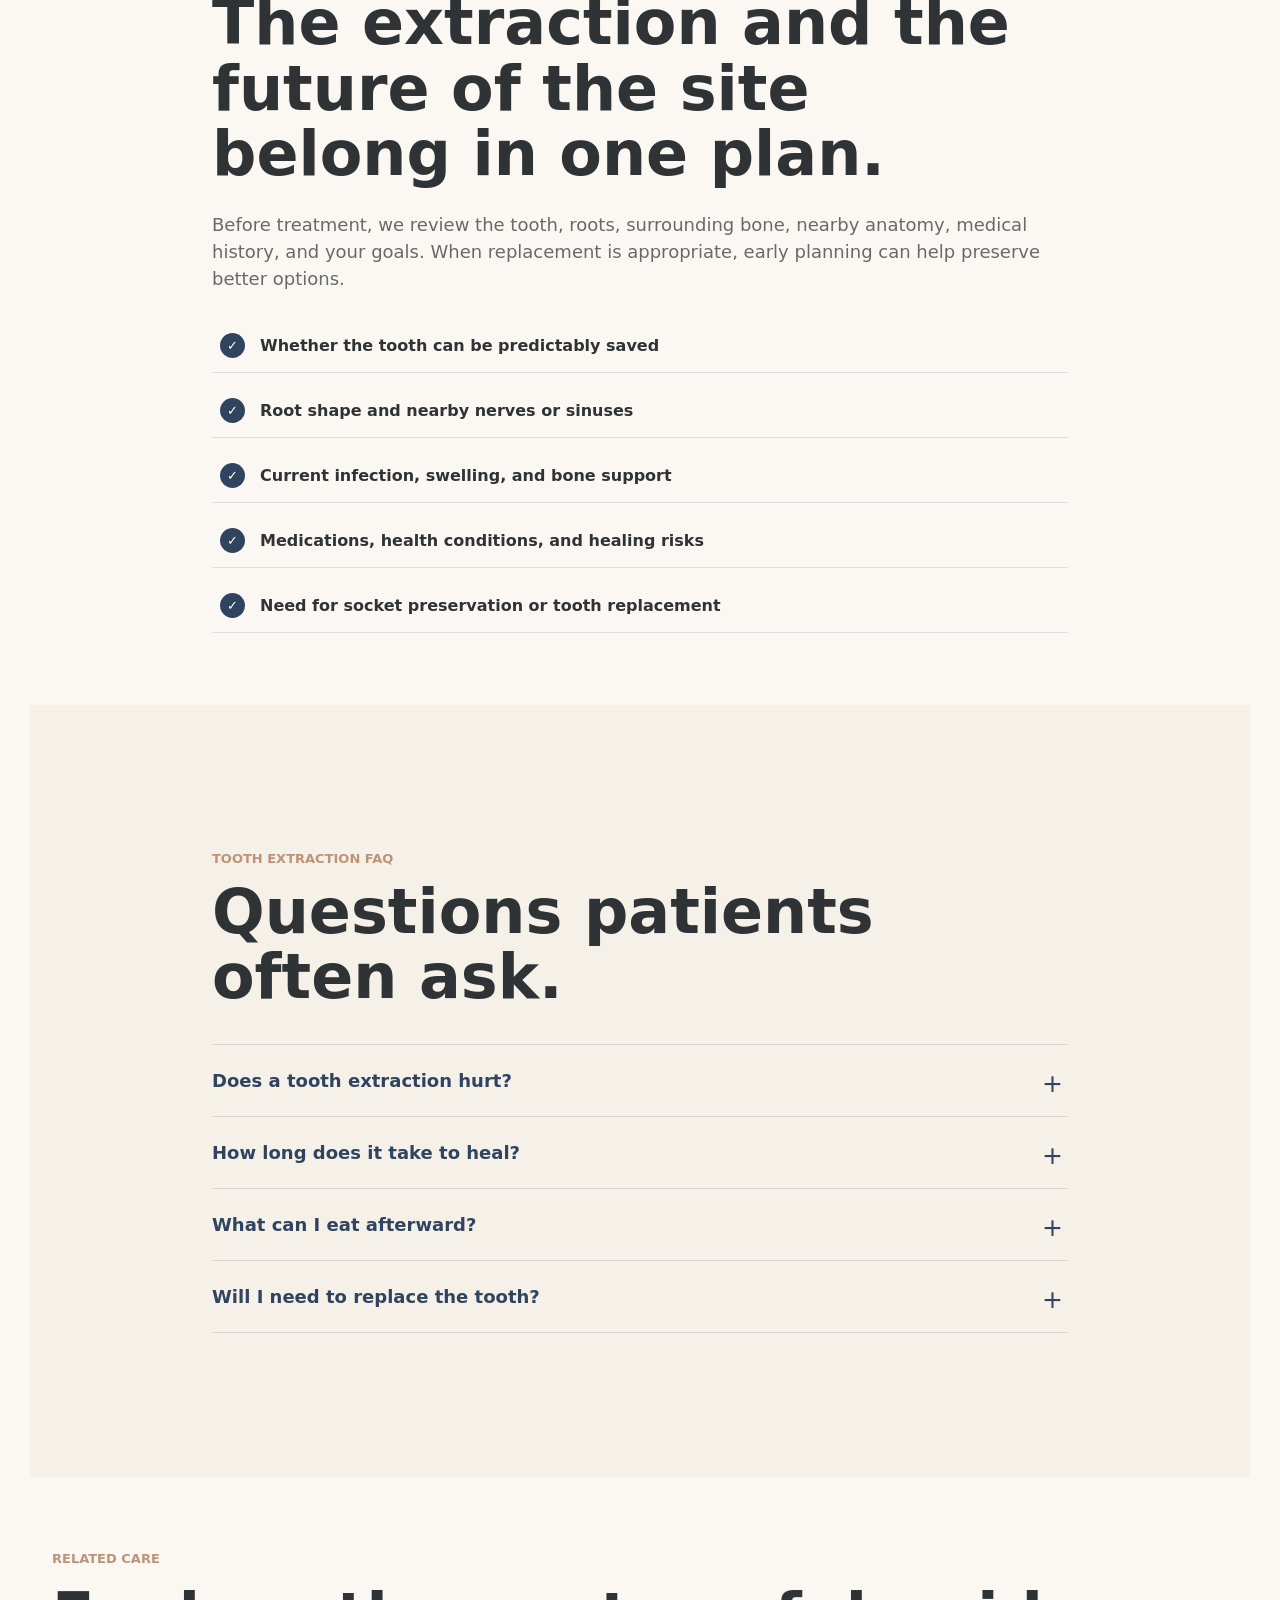
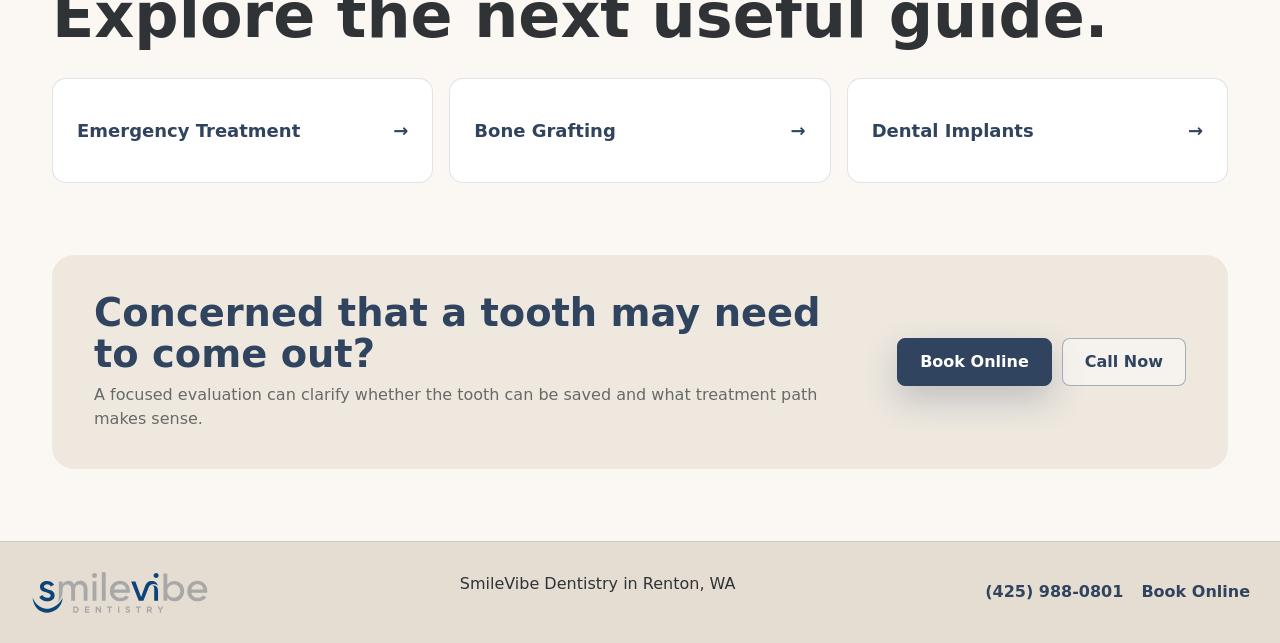
<file: services/tooth-extraction/index.html>
<!doctype html>
<html lang="en">
<head>
  <meta charset="utf-8"><meta name="viewport" content="width=device-width, initial-scale=1">
  <title>Tooth Extraction in Renton, WA | SmileVibe Dentistry</title>
  <meta name="description" content="Learn when a tooth extraction may be needed in Renton, WA, what to expect, aftercare, replacement planning, and answers to common extraction questions.">
  <link rel="canonical" href="https://smilevibedentistry.com/services/tooth-extraction/"><meta property="og:title" content="Tooth Extraction in Renton, WA"><meta property="og:description" content="Comfort-focused tooth extraction with clear aftercare and replacement planning when needed."><meta property="og:type" content="website"><meta property="og:url" content="https://smilevibedentistry.com/services/tooth-extraction/">
  <link rel="stylesheet" href="../../styles.css?v=centered-quick-facts-20260826">
  <script type="application/ld+json">{"@context":"https://schema.org","@graph":[{"@type":"Service","name":"Tooth Extraction","serviceType":"Dental tooth extraction","url":"https://smilevibedentistry.com/services/tooth-extraction/","areaServed":["Renton","Kent","Tukwila","Newcastle","Maple Valley","Covington"],"provider":{"@type":"Dentist","name":"SmileVibe Dentistry","telephone":"+1-425-988-0801","address":{"@type":"PostalAddress","streetAddress":"19221 108th Ave SE, Suite 2","addressLocality":"Renton","addressRegion":"WA","postalCode":"98055","addressCountry":"US"}}},{"@type":"FAQPage","mainEntity":[{"@type":"Question","name":"Does a tooth extraction hurt?","acceptedAnswer":{"@type":"Answer","text":"The area is thoroughly numbed before treatment. You may feel pressure during the procedure and temporary soreness afterward, which can usually be managed with the aftercare plan provided."}},{"@type":"Question","name":"How long does it take to heal after a tooth extraction?","acceptedAnswer":{"@type":"Answer","text":"Early healing commonly takes one to two weeks, while the bone continues to change for longer. Timing varies with the tooth, procedure, health, and aftercare."}},{"@type":"Question","name":"What can I eat after a tooth extraction?","acceptedAnswer":{"@type":"Answer","text":"Start with cool or lukewarm soft foods and avoid chewing on the extraction site. Follow the individualized instructions you receive, including guidance about straws, smoking, and returning to a normal diet."}},{"@type":"Question","name":"Will I need to replace an extracted tooth?","acceptedAnswer":{"@type":"Answer","text":"Many teeth should be replaced to restore function and help maintain tooth position, while some teeth do not need replacement. We discuss implants, bridges, and other options before treatment whenever possible."}}]}]}</script>
</head>
<body class="service-page">
  <div data-service-header></div>
  <main>
    <section class="service-hero"><div class="service-hero-copy"><div class="service-breadcrumbs"><a href="../../">Home</a><span>/</span><a href="../../#services">Services</a><span>/</span>Tooth Extraction</div><p class="eyebrow">Tooth extraction in Renton, WA</p><h1>When a tooth cannot be saved, move forward with a <em>clear plan.</em></h1><p class="service-lead">Removing a tooth is sometimes the healthiest way to relieve pain, control infection, or make room for better function. We first evaluate whether the tooth can be predictably preserved, then plan a comfortable extraction and the next step for your smile.</p><div class="service-hero-actions"><a class="button button-primary" href="https://book2.getweave.com/fd40893f-7887-414e-9cbc-70cbc3812518/request-appointment">Request an Evaluation</a><a class="button button-outline" href="tel:+14259880801">Call (425) 988-0801</a></div></div><div class="service-hero-media"><img src="../../assets/service-models/tooth-extraction.jpg" alt="Dental teaching model showing a tooth lifted above an extraction site"></div></section>
    <section class="service-quick-answer" style="padding:0!important;min-height:0;height:auto"><div><strong>What it does</strong><span>Removes a tooth that cannot be maintained safely or predictably.</span></div><div><strong>Common reasons</strong><span>Severe decay, fracture, infection, gum disease, or crowding.</span></div><div><strong>First step</strong><span>Exam and imaging to confirm the diagnosis and plan.</span></div></section>
    <section class="service-process-wrap"><div class="service-section"><div class="service-section-heading"><div><p class="eyebrow">Your treatment path</p><h2>A careful plan from diagnosis through healing.</h2></div><p>We plan the extraction around your comfort, the condition of the tooth, and what should happen after it is removed.</p></div><div class="service-process"><article class="service-step"><span>Step 01</span><h3>Evaluate</h3><p>Examine the tooth, review imaging, and determine whether it can be saved.</p></article><article class="service-step"><span>Step 02</span><h3>Plan</h3><p>Review comfort options, risks, aftercare, and any future tooth replacement.</p></article><article class="service-step"><span>Step 03</span><h3>Remove</h3><p>Numb the area thoroughly and remove the tooth with a tissue-conscious approach.</p></article><article class="service-step"><span>Step 04</span><h3>Heal</h3><p>Protect the site, follow written aftercare, and return for follow-up when indicated.</p></article></div><p class="service-note">Call promptly for heavy bleeding that does not slow, increasing swelling, fever, difficulty breathing or swallowing, or pain that becomes significantly worse after initial improvement.</p></div></section>
    <section class="service-section"><div class="service-section-heading"><div><p class="eyebrow">Why an extraction may be recommended</p><h2>Remove the source of trouble while protecting what comes next.</h2></div><p>An extraction is recommended only after considering whether predictable treatment can preserve the tooth and support your long-term health.</p></div><div class="service-reasons"><article class="service-reason"><span>01</span><h3>Damage beyond repair</h3><p>Deep decay or a fracture extending below the gumline may leave too little healthy tooth structure to restore.</p></article><article class="service-reason"><span>02</span><h3>Infection or bone loss</h3><p>Persistent infection or advanced periodontal support loss can make removal the safest option.</p></article><article class="service-reason"><span>03</span><h3>Space or treatment planning</h3><p>An extraction may occasionally be part of orthodontic, restorative, or full-mouth treatment planning.</p></article></div></section>
    <section class="service-split"><div class="service-copy"><p class="eyebrow">What we evaluate</p><h2>The extraction and the future of the site belong in one plan.</h2><p>Before treatment, we review the tooth, roots, surrounding bone, nearby anatomy, medical history, and your goals. When replacement is appropriate, early planning can help preserve better options.</p><ul class="service-checklist"><li>Whether the tooth can be predictably saved</li><li>Root shape and nearby nerves or sinuses</li><li>Current infection, swelling, and bone support</li><li>Medications, health conditions, and healing risks</li><li>Need for socket preservation or tooth replacement</li></ul></div></section>
    <section class="service-faq-wrap"><div class="service-faq"><p class="eyebrow">Tooth extraction FAQ</p><h2>Questions patients often ask.</h2><details><summary>Does a tooth extraction hurt?</summary><p>The area is thoroughly numbed before treatment. You may feel pressure during the procedure and temporary soreness afterward, which can usually be managed with the aftercare plan provided.</p></details><details><summary>How long does it take to heal?</summary><p>Early healing commonly takes one to two weeks, while the bone continues to change for longer. Timing varies with the tooth, procedure, health, and aftercare.</p></details><details><summary>What can I eat afterward?</summary><p>Start with cool or lukewarm soft foods and avoid chewing on the extraction site. Follow your individualized instructions, including guidance about straws, smoking, and returning to a normal diet.</p></details><details><summary>Will I need to replace the tooth?</summary><p>Many teeth should be replaced to restore function and help maintain tooth position, while some teeth do not need replacement. We discuss implants, bridges, and other options before treatment whenever possible.</p></details></div></section>
    <section class="service-related"><p class="eyebrow">Related care</p><h2>Explore the next useful guide.</h2><div class="service-related-grid"><a href="../emergency-treatment/?layout=compact-20260826">Emergency Treatment</a><a href="../bone-grafting/?layout=compact-20260826">Bone Grafting</a><a href="../dental-implants/?layout=compact-20260826">Dental Implants</a></div></section>
    <section class="service-cta"><div><h2>Concerned that a tooth may need to come out?</h2><p>A focused evaluation can clarify whether the tooth can be saved and what treatment path makes sense.</p></div><div class="service-cta-actions"><a class="button button-primary" href="https://book2.getweave.com/fd40893f-7887-414e-9cbc-70cbc3812518/request-appointment">Book Online</a><a class="button button-outline" href="tel:+14259880801">Call Now</a></div></section>
  </main>
  <div data-service-footer></div><script src="../../script.js?v=compact-service-navigation-20260826"></script>
</body>
</html>
</file>
<file: styles.css>
:root {
  --font-primary: Inter, ui-sans-serif, system-ui, -apple-system, BlinkMacSystemFont, "Segoe UI", sans-serif;
  --ink: #303336;
  --ink-2: #686a68;
  --blue: #8296b2;
  --blue-deep: #30445f;
  --surface: #fbf8f3;
  --surface-2: #eee8df;
  --sea: #8296b2;
  --mint: #dce3ec;
  --gold: #bd9478;
  --coral: #8296b2;
  --paper: #f5f0e8;
  --white: #ffffff;
  --line: rgba(48, 68, 95, 0.14);
  --shadow: 0 22px 60px rgba(76, 65, 54, 0.13);
  --radius: 8px;
  --section-space: 72px;
}

* {
  box-sizing: border-box;
}

html {
  scroll-behavior: smooth;
}

body {
  margin: 0;
  background: var(--paper);
  color: var(--ink);
  font-family: var(--font-primary);
  line-height: 1.5;
}

button,
input,
textarea,
select {
  font-family: inherit;
}

img {
  display: block;
  max-width: 100%;
}

a {
  color: inherit;
  text-decoration: none;
}

.site-header {
  position: sticky;
  top: 0;
  z-index: 20;
  background: rgba(251, 248, 243, 0.96);
  box-shadow: 0 8px 30px rgba(76, 65, 54, 0.1);
  backdrop-filter: blur(14px);
}

.utility {
  display: flex;
  justify-content: center;
  gap: 22px;
  padding: 9px 20px;
  background: #e9e1d6;
  color: var(--ink);
  font-size: 14px;
}

.nav {
  position: relative;
  display: flex;
  align-items: center;
  justify-content: space-between;
  max-width: 1220px;
  min-height: 82px;
  margin: 0 auto;
  padding: 0 22px;
}

.logo img {
  width: 206px;
  filter: none;
}

.nav-links {
  display: flex;
  align-items: center;
  gap: 26px;
  font-weight: 700;
}

.nav-services {
  position: static;
}

.nav-services-trigger {
  display: flex;
  min-height: 82px;
  align-items: center;
  gap: 4px;
}

.services-toggle {
  display: grid;
  width: 24px;
  height: 24px;
  place-items: center;
  padding: 0;
  border: 0;
  background: transparent;
  color: var(--blue-deep);
  cursor: pointer;
}

.services-toggle span {
  display: block;
  position: relative;
  top: -2px;
  width: 10px;
  height: 10px;
  border-right: 3px solid currentColor;
  border-bottom: 3px solid currentColor;
  font-size: 0;
  line-height: 0;
  transform: rotate(45deg);
  transform-origin: center;
  transition: top 180ms ease, transform 180ms ease;
}

.services-menu {
  position: absolute;
  z-index: 30;
  top: calc(100% - 3px);
  right: 22px;
  left: 22px;
  display: grid;
  grid-template-columns: minmax(210px, 0.7fr) minmax(0, 2.3fr);
  gap: 26px;
  padding: 28px;
  border: 1px solid rgba(48, 68, 95, 0.12);
  border-radius: 0 0 18px 18px;
  background: rgba(251, 248, 243, 0.985);
  box-shadow: 0 28px 60px rgba(76, 65, 54, 0.18);
  opacity: 0;
  visibility: hidden;
  transform: none;
  transition: opacity 180ms ease, visibility 180ms ease;
}

.nav-services:hover .services-menu,
.nav-services:focus-within .services-menu,
.nav-services.is-open .services-menu {
  opacity: 1;
  visibility: visible;
}

.nav-services:hover .services-toggle span,
.nav-services:focus-within .services-toggle span,
.nav-services.is-open .services-toggle span {
  top: 2px;
  transform: rotate(225deg);
}

.services-menu-heading {
  display: block;
  align-self: stretch;
  padding: 6px 24px 6px 4px;
  border-right: 1px solid var(--line);
}

.services-menu-heading .eyebrow {
  margin: 0 0 10px;
}

.services-menu-heading strong,
.services-menu-heading span {
  display: block;
}

.services-menu-heading strong {
  margin-bottom: 8px;
  color: var(--ink);
  font-family: Georgia, "Times New Roman", serif;
  font-size: 25px;
  line-height: 1.15;
}

.services-menu-heading span {
  color: var(--ink-2);
  font-size: 14px;
  font-weight: 500;
}

.services-menu-grid {
  display: grid;
  grid-template-columns: 1.08fr 1fr 1fr;
  grid-template-rows: repeat(4, minmax(68px, auto));
  gap: 8px 18px;
}

.services-menu-grid a {
  display: block;
  padding: 9px 10px;
  border-radius: 8px;
  color: var(--blue-deep);
  font-size: 14px;
  line-height: 1.2;
  transition: background 160ms ease, transform 160ms ease;
}

.services-menu-grid .featured-service {
  border: 2px solid rgba(130, 150, 178, 0.58);
  background: rgba(220, 227, 236, 0.28);
  box-shadow: 0 8px 22px rgba(48, 68, 95, 0.07);
}

.services-menu-grid .featured-service:nth-child(1) {
  grid-column: 1;
  grid-row: 1;
}

.services-menu-grid .featured-service:nth-child(2) {
  grid-column: 1;
  grid-row: 2;
}

.services-menu-grid .featured-service:nth-child(3) {
  grid-column: 1;
  grid-row: 3;
}

.services-menu-grid .featured-service:nth-child(4) {
  grid-column: 1;
  grid-row: 4;
}

.services-menu-grid a:hover,
.services-menu-grid a:focus-visible {
  background: var(--surface-2);
  transform: translateX(3px);
}

.services-menu-grid a span {
  display: block;
  margin-top: 4px;
  color: var(--ink-2);
  font-size: 11px;
  font-weight: 500;
}

.phone {
  color: var(--blue-deep);
}

.button {
  display: inline-flex;
  align-items: center;
  justify-content: center;
  min-height: 48px;
  padding: 0 22px;
  border: 1px solid transparent;
  border-radius: var(--radius);
  font-weight: 800;
  letter-spacing: 0;
  transition: transform 180ms ease, box-shadow 180ms ease, background 180ms ease;
}

.button:hover {
  transform: translateY(-2px);
}

.button-primary {
  background: var(--coral);
  color: var(--white);
  box-shadow: 0 14px 34px rgba(48, 68, 95, 0.18);
}

.button-light {
  background: rgba(255, 255, 255, 0.94);
  color: var(--blue-deep);
}

.button-outline {
  border-color: rgba(48, 68, 95, 0.4);
  color: var(--blue-deep);
  background: rgba(255, 255, 255, 0.45);
}

a.button[href*="book2.getweave.com"] {
  border-color: var(--blue-deep);
  background: var(--blue-deep);
  color: var(--white);
  box-shadow: 0 14px 34px rgba(48, 68, 95, 0.24);
}

a.button[href*="book2.getweave.com"]:hover {
  background: #25384f;
}

.menu-button {
  display: none;
  width: 44px;
  height: 44px;
  border: 1px solid var(--line);
  border-radius: var(--radius);
  background: rgba(255, 255, 255, 0.72);
}

.menu-button span {
  display: block;
  width: 20px;
  height: 2px;
  margin: 5px auto;
  background: var(--ink);
}

.hero {
  position: relative;
  min-height: clamp(560px, calc(100vh - 170px), 720px);
  overflow: hidden;
  color: var(--ink);
}

.hero-media,
.hero-overlay {
  position: absolute;
  inset: 0;
}

.hero-media {
  background-image: url("https://dentist-renton.com/wp-content/uploads/2025/07/dentist-in-renton.webp");
  background-position: center;
  background-size: cover;
  filter: grayscale(0.1) sepia(0.18) saturate(0.78) brightness(1.03);
  transform: scale(1.02);
}

.hero-video {
  display: block;
  width: 100%;
  height: 100%;
  object-fit: cover;
  object-position: center;
}

.hero-overlay {
  background:
    linear-gradient(
      90deg,
      #f5f0e8 0%,
      rgba(245, 240, 232, 0.62) 8%,
      rgba(245, 240, 232, 0.46) 28%,
      rgba(245, 240, 232, 0.24) 48%,
      rgba(245, 240, 232, 0.06) 68%,
      rgba(245, 240, 232, 0) 100%
    ),
    linear-gradient(0deg, rgba(189, 148, 120, 0.06), rgba(251, 248, 243, 0));
}

.hero-content {
  position: relative;
  display: flex;
  flex-direction: column;
  justify-content: center;
  max-width: 1220px;
  min-height: clamp(560px, calc(100vh - 170px), 720px);
  margin: 0 auto;
  padding: 46px 22px 34px;
}

.rating-banner {
  position: absolute;
  right: 0;
  bottom: 62px;
  left: 0;
  z-index: 3;
  display: flex;
  align-items: center;
  justify-content: center;
  gap: 12px;
  min-height: 68px;
  border-top: 1px solid rgba(245, 240, 232, 0.28);
  border-bottom: 1px solid rgba(245, 240, 232, 0.28);
  background: linear-gradient(
    90deg,
    rgba(245, 240, 232, 0) 0%,
    rgba(245, 240, 232, 0.2) 24%,
    rgba(245, 240, 232, 0.78) 50%,
    rgba(245, 240, 232, 0.2) 76%,
    rgba(245, 240, 232, 0) 100%
  );
  backdrop-filter: blur(7px);
  pointer-events: none;
}

.rating-banner span {
  font-size: clamp(18px, 2vw, 24px);
  font-weight: 900;
  letter-spacing: 0.01em;
}

.rating-score {
  color: var(--blue-deep);
}

.rating-stars {
  color: var(--gold);
  letter-spacing: 0;
}

.rating-source {
  color: var(--blue-deep);
}

.rating-banner .google-word {
  display: inline-flex;
  margin-left: 2px;
  font-family: inherit;
  font-size: 1.15em;
  font-weight: inherit;
  letter-spacing: 0;
}

.rating-banner .google-word span {
  font-size: inherit;
}

.google-word span:nth-child(1),
.google-word span:nth-child(4) {
  color: #4285f4;
}

.google-word span:nth-child(2),
.google-word span:nth-child(6) {
  color: #ea4335;
}

.google-word span:nth-child(3) {
  color: #fbbc05;
}

.google-word span:nth-child(5) {
  color: #34a853;
}

.eyebrow {
  margin: 0 0 14px;
  color: var(--gold);
  font-size: 13px;
  font-weight: 900;
  letter-spacing: 0;
  text-transform: uppercase;
}

h1,
h2,
h3,
p {
  margin-top: 0;
}

h1,
h2 {
  font-family: var(--font-primary);
  font-weight: 700;
  line-height: 1.06;
  letter-spacing: 0;
}

h1 {
  max-width: 790px;
  margin-bottom: 18px;
  font-size: clamp(42px, 5.5vw, 68px);
}

h2 {
  color: var(--ink);
  font-size: clamp(36px, 5vw, 62px);
}

h3 {
  font-size: 22px;
  line-height: 1.15;
}

.hero-copy {
  max-width: 680px;
  color: rgba(48, 51, 54, 0.88);
  font-size: 19px;
}

.hero-actions,
.visit-actions {
  display: flex;
  flex-wrap: wrap;
  gap: 14px;
  margin-top: 12px;
}

.trust-strip {
  display: grid;
  grid-template-columns: repeat(4, minmax(0, 1fr));
  gap: 1px;
  max-width: 980px;
  margin-top: 30px;
  overflow: hidden;
  border: 1px solid rgba(48, 68, 95, 0.2);
  border-radius: var(--radius);
  background: rgba(251, 248, 243, 0.58);
  color: var(--blue-deep);
  backdrop-filter: blur(10px);
}

.trust-strip span {
  padding: 15px 14px;
  background: rgba(251, 248, 243, 0.44);
  font-weight: 800;
  text-align: center;
}

.decision-band {
  display: grid;
  grid-template-columns: repeat(3, minmax(0, 1fr));
  max-width: 1220px;
  margin: -32px auto 0;
  padding: 0;
  position: relative;
  z-index: 2;
  box-shadow: var(--shadow);
  border-radius: var(--radius);
  overflow: hidden;
  background: var(--surface);
}

.decision-band div {
  padding: 26px 28px;
  border-right: 1px solid var(--line);
}

.decision-band div:last-child {
  border-right: 0;
}

.decision-band strong,
.decision-band span {
  display: block;
}

.decision-band strong {
  margin-bottom: 8px;
  color: var(--ink);
  font-size: 19px;
}

.decision-band span {
  color: var(--ink-2);
}

section {
  max-width: 1220px;
  margin: 0 auto;
  padding: var(--section-space) 22px;
}

.split,
.doctor,
.visit {
  display: grid;
  grid-template-columns: minmax(0, 1fr) minmax(0, 0.9fr);
  gap: 60px;
  align-items: center;
}

.image-frame,
.doctor-photo,
.proof-card {
  overflow: hidden;
  border-radius: var(--radius);
  background: var(--surface);
  box-shadow: var(--shadow);
}

.image-frame img {
  width: 100%;
  height: 540px;
  object-fit: cover;
}

.section-copy p,
.section-heading p,
.doctor-copy p,
.visit-card p,
.offers p,
.visit-details p {
  color: var(--ink-2);
  font-size: 18px;
}

.mini-grid {
  display: grid;
  grid-template-columns: repeat(2, minmax(0, 1fr));
  gap: 18px;
  margin-top: 26px;
}

.mini-grid div,
.offer-list div {
  padding: 22px;
  border: 1px solid var(--line);
  border-radius: var(--radius);
  background: var(--surface);
}

.mini-grid b {
  display: block;
  margin-bottom: 8px;
}

.mini-grid p {
  margin-bottom: 0;
  font-size: 16px;
}

.section-heading {
  max-width: 780px;
  margin-bottom: 30px;
}

.services {
  max-width: none;
  background: #ebe5dc;
}

.services .section-heading,
.service-grid {
  max-width: 1220px;
  margin-right: auto;
  margin-left: auto;
}

.service-grid {
  display: grid;
  grid-template-columns: repeat(3, minmax(0, 1fr));
  gap: 18px;
}

.service-card {
  min-height: 260px;
  padding: 26px;
  border: 1px solid var(--line);
  border-radius: var(--radius);
  background: var(--surface);
  box-shadow: 0 18px 40px rgba(76, 65, 54, 0.1);
}

.service-card.feature {
  background: linear-gradient(145deg, #8fa1b9, #4d6380);
  color: var(--white);
}

.service-card span {
  display: inline-block;
  margin-bottom: 42px;
  color: var(--gold);
  font-size: 13px;
  font-weight: 900;
  text-transform: uppercase;
}

.service-card.feature span,
.service-card.feature p {
  color: rgba(255, 255, 255, 0.82);
}

.service-card.feature span.urgent-label {
  color: #ff5a5f;
}

.service-card p {
  color: var(--ink-2);
}

.real-results {
  max-width: none;
  padding-right: 0;
  padding-bottom: 0;
  padding-left: 0;
  overflow: hidden;
  scroll-margin-top: 112px;
  background: #f5f0e8;
}

.results-heading {
  max-width: 1220px;
  margin: 0 auto;
  padding: 0 22px;
}

.results-heading h2 {
  max-width: 780px;
  margin-bottom: 12px;
}

.results-subtitle {
  max-width: 780px;
  margin: 0;
  color: var(--ink-2);
  font-family: var(--font-primary);
  font-size: 18px;
  line-height: 1.5;
}

.results-marquee {
  position: relative;
  margin-top: -48px;
  overflow: hidden;
  isolation: isolate;
  cursor: grab;
  touch-action: pan-y;
  user-select: none;
  background: linear-gradient(
    180deg,
    transparent 0,
    transparent 24%,
    rgba(130, 150, 178, 0.18) 24%,
    rgba(130, 150, 178, 0.18) 76%,
    transparent 76%,
    transparent 100%
  );
}

.results-marquee::before,
.results-marquee::after {
  content: "";
  position: absolute;
  top: 0;
  z-index: 2;
  width: min(12vw, 150px);
  height: 100%;
  pointer-events: none;
}

.results-marquee::before {
  left: 0;
  background: linear-gradient(90deg, #f5f0e8, rgba(245, 240, 232, 0));
}

.results-marquee::after {
  right: 0;
  background: linear-gradient(270deg, #f5f0e8, rgba(245, 240, 232, 0));
}

.results-track {
  display: flex;
  align-items: center;
  gap: 0;
  width: max-content;
  padding: 76px 18px 76px;
  transform: translate3d(0, 0, 0);
  will-change: transform;
}

.results-set {
  display: flex;
  flex: 0 0 auto;
  gap: 57px;
  padding-right: 57px;
}

.result-slide {
  position: relative;
  display: block;
  flex: 0 0 clamp(180px, 23.625vw, 338px);
  overflow: hidden;
  border: 1px solid var(--line);
  border-radius: 18px;
  background: transparent;
  box-shadow: var(--shadow);
  color: inherit;
  cursor: pointer;
  text-decoration: none;
  transition: transform 220ms ease, box-shadow 220ms ease;
  transform-origin: center;
  will-change: transform;
}

.result-slide:hover {
  z-index: 4;
  transform: scale(1.333);
  box-shadow: 0 28px 90px rgba(76, 65, 54, 0.25);
}

.result-slide:focus-visible {
  z-index: 4;
  outline: 4px solid rgba(48, 68, 95, 0.38);
  outline-offset: 5px;
}

.result-slide img {
  display: block;
  width: 100%;
  height: auto;
  -webkit-user-drag: none;
}

.result-slide::after {
  content: "";
  position: absolute;
  right: 6px;
  bottom: 52px;
  z-index: 2;
  width: 42%;
  aspect-ratio: 3 / 2;
  background: url("assets/brand/dr-suraj-bhogal-signature-faithful-white.png") right bottom / contain no-repeat;
  filter: brightness(0) invert(1) drop-shadow(0 1px 3px rgba(25, 40, 59, 0.48));
  opacity: 0.92;
  pointer-events: none;
}

.result-label {
  position: relative;
  z-index: 3;
  display: flex;
  align-items: center;
  justify-content: center;
  min-height: 50px;
  margin: 0;
  padding: 10px 14px;
  border-top: 1px solid rgba(48, 68, 95, 0.12);
  color: var(--blue-deep);
  background: rgba(255, 255, 255, 0.42);
  font-size: clamp(0.72rem, 1vw, 0.9rem);
  font-weight: 750;
  line-height: 1.15;
  letter-spacing: -0.01em;
  text-align: center;
  pointer-events: none;
  backdrop-filter: blur(8px);
}

.patient-reviews {
  max-width: none;
  padding-top: var(--section-space);
  padding-right: 0;
  padding-bottom: 0;
  padding-left: 0;
  overflow: hidden;
  scroll-margin-top: 112px;
  background: linear-gradient(180deg, #f5f0e8 0%, #e9e2d8 100%);
}

.review-heading {
  max-width: 1220px;
  margin: 0 auto 32px;
  padding: 0 22px;
  text-align: left;
}

.review-heading h2 {
  max-width: 920px;
  margin-right: 0;
  margin-left: 0;
}

.review-marquee {
  position: relative;
  overflow: hidden;
  cursor: grab;
  touch-action: pan-y;
  user-select: none;
  background: rgba(130, 150, 178, 0.12);
}

.review-marquee::before,
.review-marquee::after {
  content: "";
  position: absolute;
  top: 0;
  z-index: 2;
  width: min(12vw, 150px);
  height: 100%;
  pointer-events: none;
}

.review-marquee::before {
  left: 0;
  background: linear-gradient(90deg, #e9e2d8, rgba(233, 226, 216, 0));
}

.review-marquee::after {
  right: 0;
  background: linear-gradient(270deg, #e9e2d8, rgba(233, 226, 216, 0));
}

.review-track {
  display: flex;
  align-items: flex-start;
  gap: 0;
  width: max-content;
  padding: 48px 18px var(--section-space);
  transform: translate3d(0, 0, 0);
  will-change: transform;
}

.review-set {
  display: flex;
  flex: 0 0 auto;
  align-items: flex-start;
  gap: 34px;
  padding-right: 34px;
}

.review-card {
  display: grid;
  flex: 0 0 clamp(255px, 28.5vw, 420px);
  grid-template-columns: 58px minmax(0, 1fr);
  column-gap: 16px;
  align-content: start;
  padding: 26px;
  border: 1px solid rgba(9, 35, 60, 0.1);
  border-radius: 16px;
  background: #ffffff;
  box-shadow: 0 18px 45px rgba(76, 65, 54, 0.12);
  transition: transform 220ms ease, box-shadow 220ms ease;
  will-change: transform;
}

.review-card:hover {
  z-index: 4;
  transform: scale(1.04);
  box-shadow: 0 28px 90px rgba(76, 65, 54, 0.22);
}

.results-marquee.is-dragging,
.review-marquee.is-dragging {
  cursor: grabbing;
}

.results-marquee.is-dragging .result-slide,
.review-marquee.is-dragging .review-card {
  transform: none;
}

.review-avatar {
  display: grid;
  width: 54px;
  height: 54px;
  place-items: center;
  border-radius: 50%;
  background: linear-gradient(135deg, #dce3ec, #f8f6f2);
  color: var(--blue-deep);
  font-size: 17px;
  font-weight: 900;
}

.review-card span {
  display: block;
  margin-top: 6px;
  color: var(--gold);
  font-size: 18px;
  letter-spacing: 0;
}

.review-card p {
  grid-column: 1 / -1;
  margin: 22px 0 0;
  color: var(--ink-2);
  font-size: 15px;
  line-height: 1.45;
}

.review-card strong {
  color: var(--ink);
  font-size: 16px;
}

@media (prefers-reduced-motion: reduce) {
  .results-track {
    overflow-x: auto;
    width: auto;
    animation: none;
    scroll-snap-type: x mandatory;
  }

  .result-slide {
    scroll-snap-align: start;
  }

  .review-track {
    overflow-x: auto;
    width: auto;
    scroll-snap-type: x mandatory;
  }

  .review-card {
    scroll-snap-align: start;
  }
}

.doctor {
  max-width: none;
  padding-right: max(22px, calc((100vw - 1220px) / 2));
  padding-left: max(22px, calc((100vw - 1220px) / 2));
  background: #e9e2d8;
}

.doctor-photo img {
  width: 100%;
  height: 640px;
  object-fit: cover;
  object-position: center top;
}

.doctor-photo {
  border-radius: 56px;
}

blockquote {
  margin: 28px 0;
  padding-left: 22px;
  border-left: 4px solid var(--sea);
  color: var(--ink);
  font-size: 22px;
  font-family: var(--font-primary);
  font-weight: 700;
}

.proof-grid {
  display: grid;
  grid-template-columns: repeat(3, minmax(0, 1fr));
  gap: 20px;
}

.proof-card {
  box-shadow: 0 18px 42px rgba(0, 0, 0, 0.25);
}

.proof-card img {
  width: 100%;
  height: 275px;
  object-fit: cover;
}

.proof-card h3,
.proof-card p {
  margin-right: 22px;
  margin-left: 22px;
}

.proof-card h3 {
  margin-top: 24px;
}

.proof-card p {
  margin-bottom: 26px;
  color: var(--ink-2);
}

.google-reviews {
  display: grid;
  grid-template-columns: minmax(0, 0.85fr) minmax(0, 1.15fr);
  gap: 42px;
  align-items: center;
  max-width: none;
  padding-right: max(22px, calc((100vw - 1220px) / 2));
  padding-left: max(22px, calc((100vw - 1220px) / 2));
  background: #eee8df;
}

.reviews-copy p {
  color: var(--ink-2);
  font-size: 18px;
}

.reviews-actions {
  display: flex;
  flex-wrap: wrap;
  gap: 14px;
  margin-top: 26px;
}

.reviews-embed {
  min-height: 430px;
  overflow: hidden;
  border: 1px solid var(--line);
  border-radius: var(--radius);
  background: var(--surface);
  box-shadow: var(--shadow);
}

.reviews-embed iframe {
  display: block;
  width: 100%;
  height: 430px;
  border: 0;
  filter: saturate(0.82) contrast(1.02);
}

.offers {
  display: grid;
  grid-template-columns: minmax(0, 0.8fr) minmax(0, 1fr);
  gap: 48px;
  max-width: none;
  padding-right: max(22px, calc((100vw - 1220px) / 2));
  padding-left: max(22px, calc((100vw - 1220px) / 2));
  scroll-margin-top: 112px;
  background: #ded7cd;
}

.offers h2,
.offers p {
  color: var(--ink);
}

.offer-list {
  display: grid;
  gap: 16px;
}

.offer-list div {
  background: rgba(255, 255, 255, 0.58);
  border-color: rgba(48, 68, 95, 0.14);
  color: var(--ink);
}

.offer-list span {
  color: var(--blue-deep);
  font-weight: 900;
}

.offer-list p {
  color: var(--ink-2);
}

.offer-list .offer-price {
  margin: 8px 0 10px;
  color: var(--blue-deep);
  font-family: Georgia, "Times New Roman", serif;
  font-size: 30px;
  font-weight: 700;
  line-height: 1;
}

.visit {
  align-items: stretch;
}

.visit-card,
.visit-details {
  padding: 40px;
  border-radius: var(--radius);
}

.visit-card {
  align-self: start;
  background: var(--surface);
  box-shadow: var(--shadow);
}

.visit-right-column {
  display: grid;
  order: 2;
  gap: 24px;
  align-content: start;
}

.visit-right-column .office-technology {
  order: 1;
}

.visit-right-column .visit-card {
  order: 2;
}

.visit-details {
  order: 1;
  display: flex;
  flex-direction: column;
  justify-content: center;
  background: var(--mint);
}

.visit-details a {
  color: var(--blue-deep);
  font-size: 22px;
  font-weight: 800;
}

.office-technology {
  padding: 40px;
  border: 1px solid var(--line);
  border-radius: var(--radius);
  background: var(--surface-2);
  box-shadow: var(--shadow);
}

.office-technology h3 {
  margin: 0 0 24px;
  color: var(--ink);
  font-size: clamp(28px, 3vw, 40px);
  line-height: 1.08;
}

.technology-grid {
  display: grid;
  grid-template-columns: repeat(2, minmax(0, 1fr));
  gap: 14px;
}

.technology-grid article {
  padding: 20px;
  border: 1px solid var(--line);
  border-radius: 12px;
  background: rgba(255, 255, 255, 0.5);
}

.technology-grid h4 {
  margin: 0 0 8px;
  color: var(--blue-deep);
  font-size: 17px;
  line-height: 1.2;
}

.technology-grid ul {
  display: grid;
  gap: 8px;
  margin: 0;
  padding: 0;
  color: var(--ink-2);
  font-size: 14px;
  line-height: 1.55;
  list-style: none;
}

.technology-grid li {
  position: relative;
  padding-left: 16px;
}

.technology-grid li::before {
  position: absolute;
  left: 0;
  color: var(--blue-deep);
  content: "•";
  font-weight: 900;
}

.insurance-plans {
  margin-top: 28px;
}

.insurance-plans h4 {
  margin: 0 0 16px;
  color: var(--ink);
  font-size: 22px;
  line-height: 1.2;
}

.insurance-plans ul {
  display: grid;
  grid-template-columns: repeat(2, minmax(0, 1fr));
  gap: 12px;
  margin: 0;
  padding: 0;
  list-style: none;
}

.insurance-plans li {
  display: flex;
  gap: 10px;
  align-items: center;
  min-height: 70px;
  padding: 10px;
  border: 1px solid rgba(48, 68, 95, 0.12);
  border-radius: 10px;
  background: rgba(255, 255, 255, 0.5);
}

.insurance-plans img {
  flex: 0 0 auto;
  width: 36px;
  height: 36px;
  object-fit: contain;
}

.insurance-plans span {
  color: var(--blue-deep);
  font-size: 14px;
  font-weight: 700;
  line-height: 1.2;
}

.comfort-menu {
  margin-top: 24px;
  padding-top: 22px;
  border-top: 1px solid rgba(48, 68, 95, 0.18);
}

.comfort-menu h4 {
  margin: 0 0 5px;
  color: var(--blue-deep);
  font-family: Georgia, "Times New Roman", serif;
  font-size: 25px;
  line-height: 1.15;
}

.comfort-menu p {
  margin: 0 0 14px;
  font-size: 15px;
}

.visit-card .comfort-menu {
  margin: 18px 0 28px;
  padding-top: 0;
  border-top: 0;
}

.visit-card .comfort-menu h4 {
  font-size: clamp(34px, 4vw, 48px);
}

.comfort-menu ul {
  display: flex;
  flex-wrap: wrap;
  gap: 8px;
  margin: 0;
  padding: 0;
  list-style: none;
}

.comfort-menu li {
  padding: 8px 12px;
  border: 1px solid rgba(48, 68, 95, 0.15);
  border-radius: 999px;
  background: rgba(255, 255, 255, 0.48);
  color: var(--blue-deep);
  font-size: 14px;
  font-weight: 750;
}

.footer {
  display: flex;
  align-items: center;
  justify-content: space-between;
  gap: 24px;
  padding: 28px max(22px, calc((100vw - 1220px) / 2));
  background: #e5ddd2;
  border-top: 1px solid var(--line);
}

.footer img {
  width: 180px;
}

.footer div {
  display: flex;
  gap: 18px;
  font-weight: 800;
  color: var(--blue-deep);
}

.footer img {
  filter: none;
}

@media (max-width: 980px) {
  .utility {
    display: none;
  }

  .nav {
    min-height: 72px;
  }

  .menu-button {
    display: block;
  }

  .nav-links {
    position: absolute;
    top: 72px;
    left: 0;
    right: 0;
    display: none;
    flex-direction: column;
    align-items: stretch;
    gap: 0;
    padding: 14px 22px 22px;
    background: var(--surface);
    border-top: 1px solid var(--line);
  }

  .nav-links.is-open {
    display: flex;
  }

  .nav-links a {
    padding: 14px 0;
  }

  .nav-services {
    border-bottom: 1px solid var(--line);
  }

  .nav-services-trigger {
    min-height: 0;
    justify-content: space-between;
  }

  .nav-services-trigger > a {
    flex: 1;
  }

  .services-toggle {
    width: 48px;
    height: 48px;
  }

  .services-menu {
    position: static;
    display: none;
    grid-template-columns: 1fr;
    gap: 12px;
    padding: 0 0 16px;
    border: 0;
    border-radius: 0;
    background: transparent;
    box-shadow: none;
    opacity: 1;
    visibility: visible;
    transform: none;
  }

  .nav-services.is-open .services-menu {
    display: grid;
  }

  .services-menu-heading {
    display: none;
  }

  .services-menu-grid {
    grid-template-columns: 1fr 1fr;
    grid-template-rows: none;
    gap: 4px 18px;
  }

  .services-menu-grid .featured-service:nth-child(-n + 4) {
    grid-column: auto;
    grid-row: auto;
  }

  .nav-links .services-menu-grid a {
    padding: 9px 8px;
    font-size: 13px;
  }

  .services-menu-grid a span {
    display: none;
  }

  .hero,
  .hero-content {
    min-height: clamp(620px, calc(100vh - 96px), 760px);
  }

  .hero-content {
    padding-bottom: 130px;
  }

  .rating-banner {
    bottom: 28px;
    min-height: 58px;
  }

  .hero-overlay {
    background:
      linear-gradient(90deg, #f5f0e8 0%, rgba(245, 240, 232, 0.68) 12%, rgba(245, 240, 232, 0.5) 48%, rgba(245, 240, 232, 0.28) 100%),
      linear-gradient(0deg, rgba(189, 148, 120, 0.06), rgba(251, 248, 243, 0.02));
  }

  .trust-strip,
  .decision-band,
  .service-grid,
  .proof-grid,
  .google-reviews,
  .split,
  .doctor,
  .offers,
  .visit {
    grid-template-columns: 1fr;
  }

  .decision-band {
    margin: 0 22px;
  }

  .decision-band div {
    border-right: 0;
    border-bottom: 1px solid var(--line);
  }

  .decision-band div:last-child {
    border-bottom: 0;
  }

  .image-frame img,
  .doctor-photo img {
    height: auto;
  }

  .footer {
    flex-direction: column;
    align-items: flex-start;
  }
}

/* Treatment guide pages */
.service-page {
  background: var(--surface);
}

.service-page main {
  overflow: hidden;
}

.service-hero {
  position: relative;
  display: grid;
  grid-template-columns: minmax(0, 1.38fr) minmax(320px, 0.62fr);
  min-height: 560px;
  background: var(--surface);
}

.service-hero-copy {
  display: flex;
  flex-direction: column;
  justify-content: center;
  padding: 82px max(42px, calc((100vw - 1220px) / 2)) 82px max(42px, calc((100vw - 1220px) / 2));
}

.service-breadcrumbs {
  display: flex;
  flex-wrap: wrap;
  gap: 8px;
  margin-bottom: 26px;
  color: var(--ink-2);
  font-size: 13px;
  font-weight: 700;
}

.service-breadcrumbs span {
  color: var(--gold);
}

.service-hero h1 {
  max-width: 760px;
  margin: 0 0 24px;
  color: var(--ink);
  font-family: var(--font-primary);
  font-size: clamp(42px, 5.5vw, 68px);
  font-weight: 700;
  letter-spacing: 0;
  line-height: 1.06;
}

.service-hero h1 em {
  color: var(--blue-deep);
  font-weight: 700;
}

.service-lead {
  max-width: 650px;
  margin: 0;
  color: var(--ink-2);
  font-size: clamp(18px, 1.55vw, 22px);
}

.service-hero-actions {
  display: flex;
  flex-wrap: wrap;
  gap: 12px;
  margin-top: 32px;
}

.service-hero-media {
  position: relative;
  align-self: center;
  width: 100%;
  min-height: 0;
  margin: 42px max(24px, calc((100vw - 1280px) / 2)) 42px 0;
  overflow: hidden;
  border: 0;
  border-radius: 0;
  background: transparent;
  box-shadow: none;
}

.service-hero-media::after {
  position: absolute;
  z-index: 2;
  inset: -1px;
  background:
    linear-gradient(90deg, var(--surface) 0%, rgba(251, 248, 243, 0.82) 6%, transparent 20%, transparent 80%, rgba(251, 248, 243, 0.82) 94%, var(--surface) 100%),
    linear-gradient(180deg, var(--surface) 0%, rgba(251, 248, 243, 0.78) 7%, transparent 21%, transparent 79%, rgba(251, 248, 243, 0.78) 93%, var(--surface) 100%);
  content: "";
  pointer-events: none;
}

.service-hero-media.implant-clinical-stack {
  display: grid;
  gap: 14px;
  overflow: visible;
}

.service-hero-media.implant-clinical-stack::after {
  display: none;
}

.implant-clinical-frame {
  position: relative;
  overflow: hidden;
  border-radius: 18px;
}

.implant-clinical-frame::before {
  content: "";
  position: absolute;
  right: 8px;
  bottom: 8px;
  z-index: 3;
  width: 42%;
  aspect-ratio: 3 / 2;
  background: url("assets/brand/dr-suraj-bhogal-signature-faithful-white.png") right bottom / contain no-repeat;
  filter: brightness(0) invert(1) drop-shadow(0 1px 3px rgba(25, 40, 59, 0.48));
  opacity: 0.92;
  pointer-events: none;
}

@media (min-width: 801px) {
  .service-hero-media.implant-clinical-stack {
    width: 115%;
    margin-left: -7.5%;
  }
}

.service-hero-media img {
  width: 100%;
  height: 100%;
  aspect-ratio: 1.08 / 1;
  object-fit: cover;
  object-position: 68% center;
  transform: scale(1.09);
}

.service-hero-media .implant-clinical-frame img {
  height: auto;
  aspect-ratio: auto;
  object-fit: contain;
  object-position: center;
  transform: none;
}

.service-quick-answer {
  position: relative;
  z-index: 2;
  display: grid;
  grid-template-columns: minmax(0, 1.15fr) repeat(2, minmax(190px, 0.7fr));
  gap: 0;
  max-width: 1220px;
  height: auto;
  min-height: 0;
  margin: -36px auto 0;
  padding: 0;
  border: 1px solid var(--line);
  border-radius: 16px;
  background: rgba(255, 255, 255, 0.92);
  box-shadow: var(--shadow);
}

.service-quick-answer > div {
  display: flex;
  flex-direction: column;
  justify-content: center;
  padding: 16px 24px;
}

.service-quick-answer > div + div {
  border-left: 1px solid var(--line);
}

.service-quick-answer strong,
.service-quick-answer span {
  display: block;
}

.service-quick-answer strong {
  margin-bottom: 8px;
  color: var(--blue-deep);
  font-size: 16px;
  line-height: 1.25;
}

.service-quick-answer span {
  color: var(--ink-2);
  font-size: 14px;
  line-height: 1.5;
}

.service-section {
  max-width: 1220px;
  margin: 0 auto;
  padding: var(--section-space) 22px;
}

.service-section-heading {
  display: grid;
  grid-template-columns: minmax(0, 0.7fr) minmax(0, 1.3fr);
  gap: 70px;
  align-items: end;
  margin-bottom: 42px;
}

.service-section-heading h2,
.service-copy h2,
.service-faq h2,
.service-related h2 {
  margin: 0;
  color: var(--ink);
  font-family: var(--font-primary);
  font-size: clamp(36px, 5vw, 62px);
  font-weight: 700;
  letter-spacing: 0;
  line-height: 1.06;
}

.service-section-heading p,
.service-copy > p {
  margin: 0;
  color: var(--ink-2);
  font-size: 18px;
}

.service-reasons {
  display: grid;
  grid-template-columns: repeat(3, minmax(0, 1fr));
  gap: 16px;
}

.service-reason {
  min-height: 220px;
  padding: 28px;
  border: 1px solid var(--line);
  border-radius: 16px;
  background: var(--white);
  box-shadow: 0 16px 40px rgba(76, 65, 54, 0.08);
}

.service-reason span {
  display: grid;
  width: 40px;
  height: 40px;
  place-items: center;
  margin-bottom: 28px;
  border-radius: 50%;
  background: var(--surface-2);
  color: var(--blue-deep);
  font-weight: 900;
}

.service-reason h3 {
  margin: 0 0 8px;
  color: var(--blue-deep);
  font-size: 20px;
}

.service-reason p {
  margin: 0;
  color: var(--ink-2);
}

.service-split {
  display: block;
  max-width: 900px;
  margin: 0 auto;
  padding: var(--section-space) 22px;
}

.service-split-media {
  position: relative;
}

.service-split-media img {
  width: 100%;
  aspect-ratio: 4 / 3;
  border-radius: 28px;
  object-fit: cover;
  box-shadow: var(--shadow);
}

.service-split-media::before {
  position: absolute;
  z-index: -1;
  right: -24px;
  bottom: -24px;
  width: 54%;
  height: 52%;
  border-radius: 36% 64% 62% 38%;
  background: var(--mint);
  content: "";
}

.service-copy .eyebrow {
  margin-bottom: 12px;
}

.service-copy h2 {
  margin-bottom: 24px;
}

.service-checklist {
  display: grid;
  gap: 12px;
  margin: 28px 0 0;
  padding: 0;
  list-style: none;
}

.service-checklist li {
  position: relative;
  padding: 14px 16px 14px 48px;
  border-bottom: 1px solid var(--line);
  color: var(--ink);
  font-weight: 700;
}

.service-checklist li::before {
  position: absolute;
  top: 13px;
  left: 8px;
  display: grid;
  width: 25px;
  height: 25px;
  place-items: center;
  border-radius: 50%;
  background: var(--blue-deep);
  color: var(--white);
  content: "✓";
  font-size: 13px;
}

.service-process-wrap {
  background: var(--blue-deep);
  color: var(--white);
}

.service-process-wrap .service-section-heading h2,
.service-process-wrap .service-section-heading p,
.service-process-wrap .eyebrow {
  color: var(--white);
}

.service-process {
  display: grid;
  grid-template-columns: repeat(4, minmax(0, 1fr));
  gap: 28px;
}

.service-step {
  padding-top: 22px;
  border-top: 1px solid rgba(255, 255, 255, 0.3);
}

.service-step span {
  color: #d9b69e;
  font-size: 13px;
  font-weight: 900;
  letter-spacing: 0.14em;
  text-transform: uppercase;
}

.service-step h3 {
  margin: 12px 0 8px;
  font-family: var(--font-primary);
  font-size: 22px;
  font-weight: 700;
}

.service-step p {
  margin: 0;
  color: rgba(255, 255, 255, 0.76);
}

.service-note {
  margin-top: 30px;
  padding: 18px 22px;
  border: 1px solid rgba(255, 255, 255, 0.24);
  border-radius: 12px;
  color: rgba(255, 255, 255, 0.8);
  font-size: 14px;
}

.service-faq-wrap {
  background: var(--paper);
}

.service-faq {
  max-width: 900px;
  margin: 0 auto;
  padding: var(--section-space) 22px;
}

.service-faq .eyebrow {
  margin-bottom: 10px;
}

.service-faq h2 {
  margin-bottom: 34px;
}

.service-faq details {
  border-top: 1px solid var(--line);
}

.service-faq details:last-of-type {
  border-bottom: 1px solid var(--line);
}

.service-faq summary {
  position: relative;
  padding: 22px 46px 22px 0;
  color: var(--blue-deep);
  cursor: pointer;
  font-size: 18px;
  font-weight: 800;
  list-style: none;
}

.service-faq summary::-webkit-details-marker {
  display: none;
}

.service-faq summary::after {
  position: absolute;
  top: 20px;
  right: 5px;
  content: "+";
  font-size: 25px;
  font-weight: 500;
}

.service-faq details[open] summary::after {
  content: "−";
}

.service-faq details p {
  max-width: 760px;
  margin: -4px 0 22px;
  color: var(--ink-2);
}

.service-related {
  max-width: 1220px;
  margin: 0 auto;
  padding: var(--section-space) 22px;
}

.service-related h2 {
  margin-bottom: 30px;
}

.service-related-grid {
  display: grid;
  grid-template-columns: repeat(3, minmax(0, 1fr));
  gap: 16px;
}

.service-related-grid a {
  display: flex;
  min-height: 105px;
  align-items: center;
  justify-content: space-between;
  gap: 14px;
  padding: 24px;
  border: 1px solid var(--line);
  border-radius: 14px;
  background: var(--white);
  color: var(--blue-deep);
  font-size: 18px;
  font-weight: 800;
}

.service-related-grid a::after {
  content: "→";
}

.service-cta {
  display: grid;
  grid-template-columns: minmax(0, 1fr) auto;
  gap: 30px;
  align-items: center;
  max-width: 1176px;
  margin: 0 auto var(--section-space);
  padding: 38px 42px;
  border-radius: 22px;
  background: var(--surface-2);
}

.service-cta h2 {
  margin: 0 0 8px;
  color: var(--blue-deep);
  font-family: var(--font-primary);
  font-size: clamp(30px, 3vw, 44px);
  font-weight: 700;
}

.service-cta p {
  margin: 0;
  color: var(--ink-2);
}

.service-cta-actions {
  display: flex;
  gap: 10px;
}

@media (max-width: 1080px) {
  .service-hero-copy {
    padding-right: 42px;
    padding-left: 42px;
  }

  .service-quick-answer {
    margin-right: 22px;
    margin-left: 22px;
  }

  .service-hero-media {
    margin-right: 30px;
  }
}

@media (max-width: 800px) {
  .service-hero,
  .service-section-heading,
  .service-split,
  .service-cta {
    grid-template-columns: 1fr;
  }

  .service-hero {
    min-height: 0;
  }

  .service-hero-copy {
    padding: 58px 22px 42px;
  }

  .service-hero-media,
  .service-hero-media img {
    min-height: 0;
  }

  .service-hero-media {
    width: min(540px, calc(100% - 44px));
    margin: 0 22px 44px;
  }

  .service-hero-media img {
    aspect-ratio: 4 / 3;
    object-position: 62% center;
    transform: scale(1.06);
  }

  .service-hero-media .implant-clinical-frame img {
    height: auto;
    aspect-ratio: auto;
    object-position: center;
    transform: none;
  }

  .service-quick-answer {
    grid-template-columns: 1fr;
    margin-top: -20px;
  }

  .service-quick-answer > div + div {
    border-top: 1px solid var(--line);
    border-left: 0;
  }

  .service-reasons,
  .service-process,
  .service-related-grid {
    grid-template-columns: 1fr 1fr;
  }

  .service-section-heading,
  .service-split {
    gap: 30px;
  }

  .service-split-media {
    max-width: 620px;
  }

  .service-cta {
    margin-right: 22px;
    margin-left: 22px;
  }
}

@media (max-width: 560px) {
  .services-menu-grid,
  .service-reasons,
  .service-process,
  .service-related-grid {
    grid-template-columns: 1fr;
  }

  .service-hero h1 {
    font-size: 43px;
  }

  .service-hero-actions,
  .service-cta-actions {
    align-items: stretch;
    flex-direction: column;
  }

  .service-cta {
    padding: 30px 24px;
  }
}

/* Meet Dr. Bhogal */
.about-page {
  background: var(--surface);
}

.about-page main {
  overflow: hidden;
}

.about-clip-definitions {
  position: absolute;
  overflow: hidden;
  pointer-events: none;
}

.about-hero {
  display: grid;
  grid-template-columns: minmax(0, 1.08fr) minmax(360px, 0.92fr);
  gap: clamp(32px, 5vw, 76px);
  align-items: start;
  max-width: 1320px;
  min-height: 690px;
  margin: 0 auto;
  padding: 72px 42px 82px;
}

.about-hero-bio {
  max-width: 720px;
  margin-top: 28px;
}

.about-hero-bio p {
  margin: 0 0 18px;
  color: var(--ink-2);
  font-size: 17px;
  line-height: 1.68;
}

.about-hero-bio strong {
  color: var(--blue-deep);
}

.about-story h2,
.about-visit-heading h2,
.about-cta h2,
.about-values h2 {
  margin: 0;
  color: var(--ink);
  font-family: var(--font-primary);
  font-size: clamp(42px, 4vw, 58px);
  font-weight: 700;
  letter-spacing: 0;
  line-height: 1.06;
}

.about-hero-copy h1 {
  max-width: 760px;
  font-family: var(--font-primary);
  font-size: clamp(42px, 4vw, 58px);
  font-weight: 700;
  letter-spacing: 0;
  line-height: 1.06;
  white-space: nowrap;
}

.about-hero-copy h1 em {
  color: var(--blue-deep);
  font-weight: 400;
}

.about-lead {
  max-width: 690px;
  margin: 28px 0 0;
  color: var(--ink-2);
  font-size: clamp(18px, 1.5vw, 22px);
}

.about-hero-copy blockquote {
  max-width: 690px;
  margin: 30px 0 0;
  padding: 2px 0 2px 24px;
  border-left: 3px solid var(--blue);
  color: var(--blue-deep);
  font-family: Georgia, "Times New Roman", serif;
  font-size: clamp(20px, 1.8vw, 26px);
  line-height: 1.4;
}

.about-values {
  display: grid;
  grid-template-columns: repeat(3, minmax(0, 1fr));
  max-width: 1220px;
  padding: 0 22px 72px;
}

.about-values article {
  padding: 34px;
  border-top: 1px solid var(--line);
  border-bottom: 1px solid var(--line);
}

.about-values article + article {
  border-left: 1px solid var(--line);
}

.about-values span,
.about-visit-grid article > span {
  color: var(--gold);
  font-size: 13px;
  font-weight: 800;
  letter-spacing: 0.08em;
  text-transform: uppercase;
}

.about-values h2 {
  margin: 14px 0 18px;
  color: var(--blue-deep);
}

.about-values p {
  margin: 0;
  color: var(--ink-2);
}

.about-story {
  display: grid;
  grid-template-columns: minmax(0, 0.9fr) minmax(0, 1.1fr);
  gap: clamp(50px, 8vw, 110px);
  max-width: none;
  padding: 82px max(42px, calc((100vw - 1220px) / 2));
  background: var(--blue-deep);
  color: var(--white);
}

.about-story h2 {
  max-width: 560px;
  color: var(--white);
}

.about-story .eyebrow,
.about-story-copy p {
  color: rgba(255, 255, 255, 0.76);
}

.about-story-copy > p {
  margin: 0 0 22px;
  font-size: 18px;
}

.about-credentials {
  display: grid;
  gap: 12px;
  margin-top: 34px;
}

.about-credentials div {
  display: grid;
  grid-template-columns: 62px 1fr;
  gap: 18px;
  align-items: center;
  padding: 17px 0;
  border-top: 1px solid rgba(255, 255, 255, 0.2);
}

.about-credentials strong {
  color: #dce3ec;
  font-size: 20px;
}

.about-credentials span {
  color: rgba(255, 255, 255, 0.9);
}

.about-visit {
  max-width: 1220px;
  padding: 82px 22px;
}

.about-visit-heading {
  max-width: 800px;
  margin-bottom: 38px;
}

.about-visit-heading > p:last-child {
  margin-top: 18px;
  color: var(--ink-2);
  font-size: 18px;
}

.about-visit-grid {
  display: grid;
  grid-template-columns: repeat(2, minmax(0, 1fr));
  gap: 18px;
}

.about-visit-grid article {
  padding: 34px;
  border: 1px solid var(--line);
  border-radius: 18px;
  background: rgba(255, 255, 255, 0.62);
  box-shadow: 0 18px 44px rgba(76, 65, 54, 0.08);
}

.about-visit-grid h3 {
  margin: 10px 0 18px;
  color: var(--blue-deep);
  font-size: 25px;
}

.about-visit-grid ul {
  display: grid;
  gap: 10px;
  margin: 0;
  padding: 0;
  color: var(--ink-2);
  list-style: none;
}

.about-visit-grid li {
  position: relative;
  padding-left: 24px;
}

.about-visit-grid li::before {
  position: absolute;
  left: 0;
  color: var(--blue);
  content: "✓";
  font-weight: 800;
}

.about-cta {
  display: grid;
  grid-template-columns: minmax(0, 1fr) auto;
  gap: 42px;
  align-items: center;
  max-width: 1176px;
  margin: 0 auto 72px;
  padding: 44px;
  border: 1px solid var(--line);
  border-radius: 22px;
  background: var(--surface-2);
}

.about-cta p {
  color: var(--ink-2);
}

.about-cta h2 + p {
  margin-top: 18px;
}

@media (max-width: 900px) {
  .about-hero,
  .about-story,
  .about-cta {
    grid-template-columns: 1fr;
  }

  .about-hero {
    padding: 58px 22px 72px;
  }

  .about-story {
    padding-right: 32px;
    padding-left: 32px;
  }

  .about-cta {
    margin-right: 22px;
    margin-left: 22px;
  }
}

@media (max-width: 640px) {
  .about-values,
  .about-visit-grid {
    grid-template-columns: 1fr;
  }

  .about-values article + article {
    border-top: 0;
    border-left: 0;
  }

  .about-hero-copy h1 {
    font-size: clamp(27px, 7.2vw, 44px);
  }

  .about-story,
  .about-visit {
    padding-top: 58px;
    padding-bottom: 58px;
  }

  .about-cta {
    padding: 30px 24px;
  }
}

@media (max-width: 640px) {
  :root {
    --section-space: 56px;
  }

  .logo img {
    width: 166px;
  }

  .hero-content {
    padding-top: 44px;
  }

  .patient-reviews {
    padding-top: var(--section-space);
  }

  h1 {
    font-size: 43px;
  }

  h2 {
    font-size: 36px;
  }

  .hero-copy {
    font-size: 18px;
  }

  .hero-actions,
  .visit-actions,
  .reviews-actions,
  .mini-grid,
  .footer div {
    flex-direction: column;
    display: flex;
  }

  .button {
    width: 100%;
  }

  section {
    padding-top: var(--section-space);
    padding-bottom: var(--section-space);
  }

  .visit-card,
  .visit-details {
    padding: 28px;
  }

  .office-technology {
    padding: 28px;
  }

  .technology-grid {
    grid-template-columns: 1fr;
  }
}

@media (prefers-reduced-motion: reduce) {
  .hero-video {
    display: none;
  }
}

.implant-emergency-cta {
  position: fixed;
  right: 24px;
  bottom: 24px;
  z-index: 18;
  width: min(270px, calc(100vw - 48px));
  padding: 17px;
  border: 1px solid rgba(255, 255, 255, 0.2);
  border-radius: 11px;
  background: rgba(48, 68, 95, 0.97);
  color: var(--white);
  box-shadow: 0 20px 52px rgba(30, 42, 58, 0.3);
  backdrop-filter: blur(14px);
  will-change: transform;
}

.implant-emergency-label {
  display: block;
  margin-bottom: 5px;
  color: #e9d6c8;
  font-size: 9px;
  font-weight: 800;
  letter-spacing: 0.12em;
  text-transform: uppercase;
}

.implant-emergency-cta h2 {
  margin: 0;
  color: var(--white);
  font-family: Georgia, "Times New Roman", serif;
  font-size: 19px;
  line-height: 1.12;
}

.implant-emergency-cta p {
  margin: 8px 0 12px;
  color: rgba(255, 255, 255, 0.82);
  font-size: 11px;
  line-height: 1.45;
}

.implant-emergency-actions {
  display: grid;
  grid-template-columns: 1fr;
  gap: 7px;
  margin-top: 12px;
}

.implant-emergency-actions a {
  display: grid;
  min-height: 34px;
  place-items: center;
  padding: 7px 8px;
  border-radius: 6px;
  font-size: 10px;
  font-weight: 800;
  text-align: center;
  transition: transform 160ms ease, background 160ms ease;
}

.implant-emergency-actions a:hover {
  transform: translateY(-2px);
}

.implant-emergency-call {
  background: var(--white);
  color: var(--blue-deep);
}

.implant-emergency-offers {
  position: relative;
  overflow: hidden;
  border: 1px solid rgba(255, 255, 255, 0.5);
  background: #f4cf72;
  color: var(--blue-deep);
  box-shadow: 0 5px 16px rgba(244, 207, 114, 0.24);
}

.implant-emergency-offers::after {
  position: absolute;
  top: -40%;
  bottom: -40%;
  left: -55%;
  width: 38%;
  transform: skewX(-22deg);
  background: linear-gradient(90deg, transparent, rgba(255, 255, 255, 0.75), transparent);
  content: "";
  pointer-events: none;
  animation: offers-shimmer 5.5s ease-in-out infinite;
}

@keyframes offers-shimmer {
  0%,
  35% {
    left: -55%;
  }

  95%,
  100% {
    left: 125%;
  }
}

.implant-emergency-book {
  border: 1px solid rgba(255, 255, 255, 0.55);
  color: var(--white);
}

@media (max-width: 640px) {
  body {
    padding-bottom: 118px;
  }

  .implant-emergency-cta {
    right: 10px;
    bottom: 10px;
    left: 10px;
    width: auto;
    padding: 14px;
    border-radius: 11px;
  }

  .implant-emergency-label,
  .implant-emergency-cta p {
    display: none;
  }

  .implant-emergency-cta h2 {
    margin-bottom: 0;
    font-size: 19px;
    text-align: center;
  }

  .implant-emergency-actions a {
    min-height: 40px;
    padding: 7px 9px;
    font-size: 12px;
  }
}

@media (prefers-reduced-motion: reduce) {
  .implant-emergency-cta {
    transform: none !important;
  }

  .implant-emergency-offers::after {
    animation: none;
  }
}
</file>
